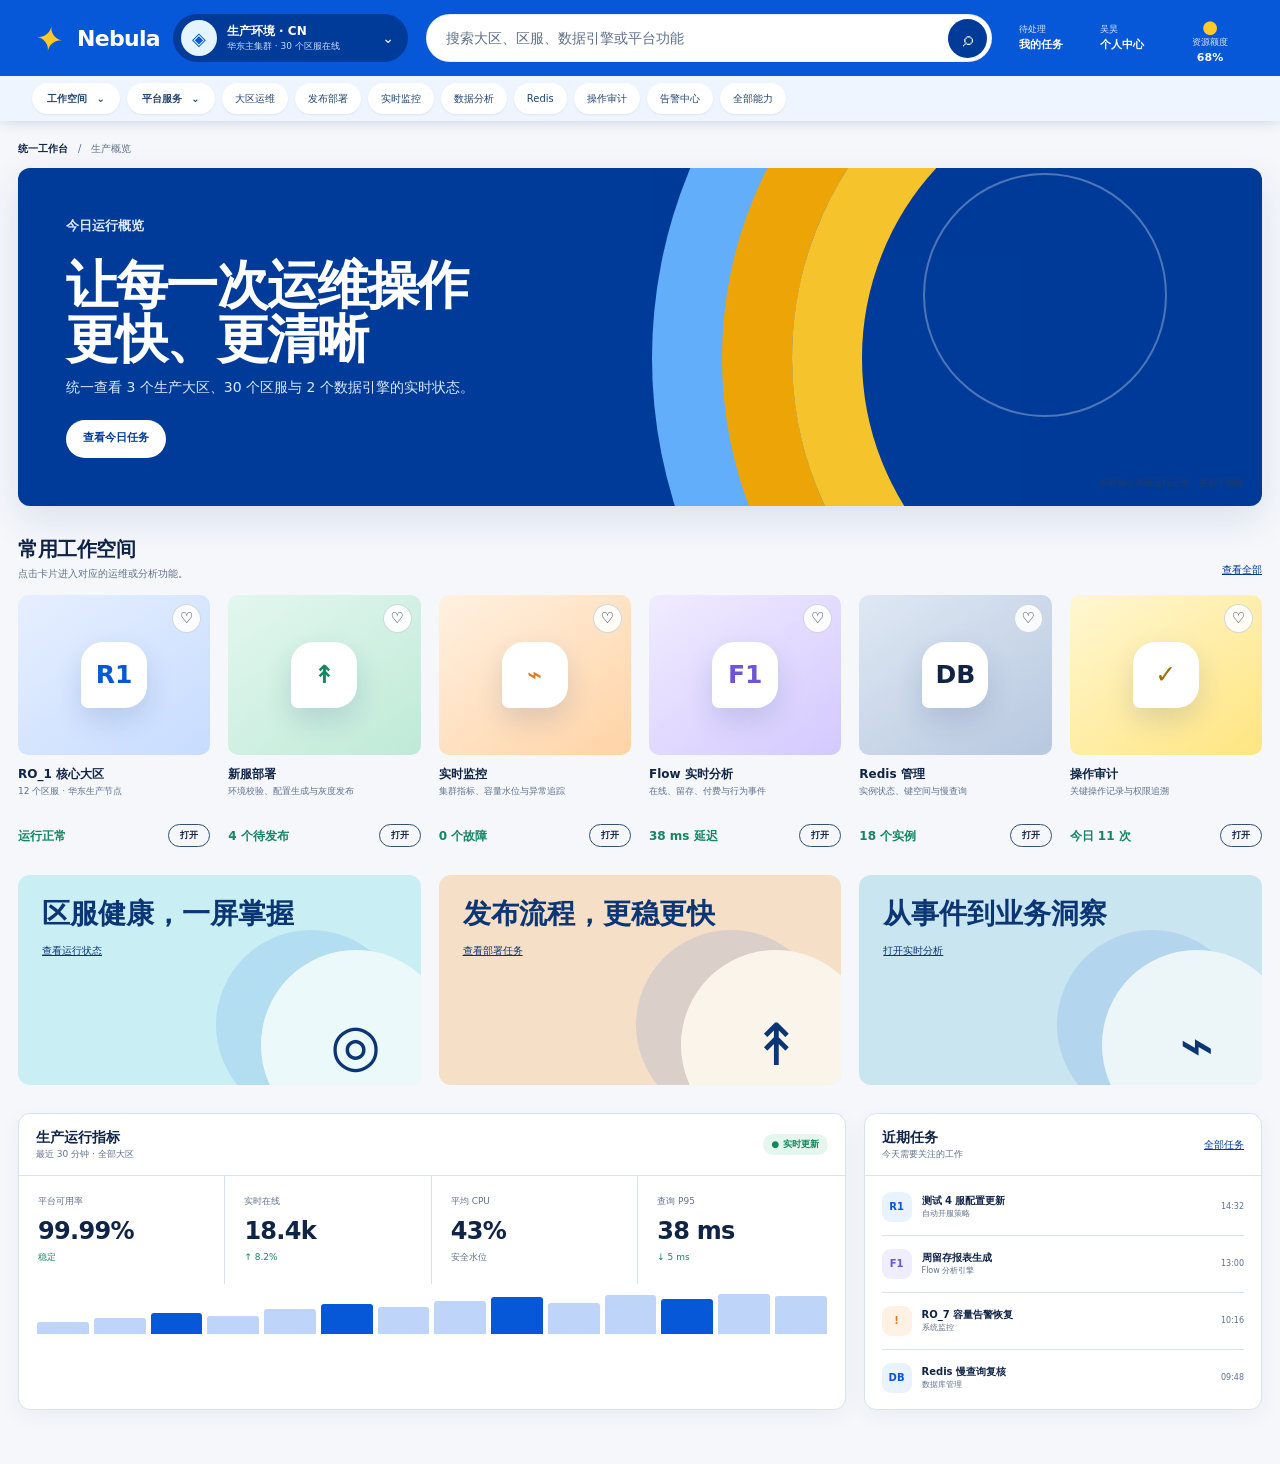
<file: index.html>
<!DOCTYPE html>
<html lang="zh-CN">
<head>
  <meta charset="UTF-8">
  <meta name="viewport" content="width=device-width, initial-scale=1.0">
  <meta name="description" content="Nebula 游戏业务运维与数据分析工作台">
  <title>Nebula · 统一运维工作台</title>
  <style>
    :root {
      --brand: #0757d9;
      --brand-dark: #003b9a;
      --brand-deep: #082f72;
      --brand-soft: #e9f2ff;
      --ink: #102447;
      --muted: #61718c;
      --line: #d9e2ef;
      --paper: #f5f7fb;
      --card: #fff;
      --yellow: #ffc928;
      --green: #13875f;
      --green-soft: #e5f6ef;
      --orange: #dd7b25;
      --orange-soft: #fff1e3;
      --purple: #6f54d9;
      --purple-soft: #f0edff;
      --shadow: 0 14px 38px rgba(16, 52, 110, .11);
    }

    * { box-sizing: border-box; }
    html { scroll-behavior: smooth; }
    body { margin: 0; min-height: 100vh; background: var(--paper); color: var(--ink); font: 14px/1.5 Inter, "PingFang SC", "Microsoft YaHei", system-ui, sans-serif; }
    body.menu-open { overflow: hidden; }
    button, input { font: inherit; color: inherit; }
    button { cursor: pointer; }
    button:focus-visible, input:focus-visible { outline: 3px solid rgba(255, 201, 40, .6); outline-offset: 2px; }

    .site-header { position: sticky; top: 0; z-index: 50; box-shadow: 0 2px 12px rgba(0, 41, 110, .14); }
    .masthead { min-height: 76px; padding: 12px clamp(18px, 2.5vw, 38px); display: grid; grid-template-columns: auto minmax(220px, 1fr) auto; align-items: center; gap: 18px; background: var(--brand); color: white; }
    .brand-area { display: flex; align-items: center; gap: 13px; }
    .brand { border: 0; padding: 0; display: flex; align-items: center; gap: 10px; background: transparent; color: white; }
    .spark { width: 35px; height: 35px; display: grid; place-items: center; color: var(--yellow); font-size: 34px; font-weight: 900; line-height: 1; transform: rotate(8deg); }
    .brand-name { font-size: 22px; font-weight: 900; letter-spacing: -.7px; }
    .environment-button { height: 48px; min-width: 235px; padding: 6px 14px 6px 8px; border: 0; border-radius: 26px; display: flex; align-items: center; gap: 10px; background: var(--brand-dark); color: white; text-align: left; }
    .environment-button:hover { background: #002f7d; }
    .env-icon { width: 36px; height: 36px; flex: 0 0 36px; border-radius: 50%; display: grid; place-items: center; background: #e5f5ff; color: var(--brand); font-size: 18px; }
    .environment-button b, .environment-button small { display: block; }
    .environment-button b { font-size: 12px; }
    .environment-button small { color: #c9dcff; font-size: 9px; }
    .chevron { margin-left: auto; }

    .global-search { height: 48px; padding: 4px 5px 4px 18px; border-radius: 999px; display: flex; align-items: center; background: white; box-shadow: inset 0 0 0 1px rgba(0, 41, 110, .08); }
    .global-search input { width: 100%; min-width: 0; height: 100%; border: 0; outline: 0; background: transparent; color: var(--ink); }
    .global-search input::placeholder { color: #60708b; }
    .search-submit { width: 39px; height: 39px; flex: 0 0 39px; border: 0; border-radius: 50%; display: grid; place-items: center; background: var(--brand-dark); color: white; font-size: 20px; }
    .search-submit:hover { background: var(--brand-deep); }

    .header-actions { display: flex; align-items: center; gap: 5px; }
    .header-action { min-width: 76px; height: 50px; padding: 5px 9px; border: 0; border-radius: 12px; background: transparent; color: white; text-align: left; }
    .header-action:hover { background: rgba(255,255,255,.1); }
    .header-action small, .header-action b { display: block; }
    .header-action small { color: #d6e5ff; font-size: 9px; }
    .header-action b { font-size: 11px; }
    .balance { text-align: center; }
    .balance span { display: block; color: var(--yellow); font-size: 18px; line-height: 1; }

    .quick-nav { min-height: 44px; padding: 7px clamp(18px, 2.5vw, 38px); display: flex; align-items: center; gap: 7px; overflow-x: auto; background: #eef5ff; scrollbar-width: none; }
    .quick-nav::-webkit-scrollbar { display: none; }
    .pill { height: 31px; padding: 0 13px; border: 0; border-radius: 999px; flex: 0 0 auto; background: white; color: #23456f; font-size: 10px; box-shadow: 0 1px 2px rgba(22, 57, 103, .08); }
    .pill:hover, .pill.active { background: #d8e8ff; color: var(--brand-dark); }
    .pill.primary { padding-inline: 15px; font-weight: 800; }
    .pill .down { margin-left: 6px; }

    .mega-menu { position: fixed; inset: 120px auto auto clamp(18px, 2.5vw, 38px); z-index: 70; width: min(480px, calc(100vw - 36px)); height: min(640px, calc(100vh - 140px)); border-radius: 0 0 8px 8px; display: none; grid-template-columns: 1.08fr .92fr; overflow: hidden; background: white; box-shadow: 0 24px 60px rgba(0, 25, 68, .28); }
    .mega-menu.open { display: grid; animation: menu-in .2s ease; }
    @keyframes menu-in { from { opacity: 0; transform: translateY(-6px); } }
    .menu-column { min-width: 0; overflow-y: auto; padding: 13px 0; }
    .menu-column:first-child { background: white; }
    .menu-column:last-child { border-left: 1px solid #cbd9eb; background: #eaf2ff; }
    .menu-title { margin: 0; padding: 8px 20px 12px; font-size: 13px; }
    .menu-item { width: 100%; min-height: 40px; padding: 8px 20px; border: 0; border-left: 4px solid transparent; display: flex; align-items: center; justify-content: space-between; background: transparent; color: #3e4f68; text-align: left; font-size: 11px; }
    .menu-item:hover { background: #eef4ff; color: var(--brand-dark); }
    .menu-item.active { border-left-color: var(--brand); background: #dceaff; color: var(--brand-dark); font-weight: 800; }
    .menu-column:last-child .menu-item:hover { background: #dceaff; }
    .menu-item .count { padding: 1px 7px; border-radius: 999px; background: rgba(7,87,217,.1); color: var(--brand); font-size: 9px; }
    .page-overlay { position: fixed; inset: 120px 0 0; z-index: 60; display: none; background: rgba(16, 24, 36, .43); backdrop-filter: grayscale(.25); }
    .page-overlay.show { display: block; animation: fade .2s ease; }
    @keyframes fade { from { opacity: 0; } }

    .page { width: min(1320px, calc(100% - 36px)); margin: 0 auto; padding: 20px 0 54px; }
    .breadcrumbs { margin: 0 0 12px; color: var(--muted); font-size: 10px; }
    .breadcrumbs b { color: var(--ink); }
    .hero { position: relative; min-height: 250px; padding: clamp(28px, 4vw, 48px); border-radius: 12px; overflow: hidden; display: flex; align-items: center; background: var(--brand-dark); color: white; box-shadow: var(--shadow); }
    .hero::before, .hero::after { content: ""; position: absolute; border-radius: 50%; }
    .hero::before { width: 560px; height: 560px; right: -230px; top: -160px; border: 70px solid var(--yellow); box-shadow: 0 0 0 70px #f6a900, 0 0 0 140px #67b3ff; opacity: .96; }
    .hero::after { width: 240px; height: 240px; right: 95px; top: 5px; border: 2px solid rgba(255,255,255,.3); }
    .hero-content { position: relative; z-index: 2; width: min(650px, 70%); }
    .hero-kicker { margin: 0 0 4px; color: #bcd4ff; font-size: 13px; font-weight: 800; }
    .hero h1 { margin: 0 0 10px; font-size: clamp(30px, 4.2vw, 52px); line-height: 1.05; letter-spacing: -1.8px; }
    .hero p { margin: 0 0 22px; max-width: 560px; color: #dbe8ff; }
    .hero-button { height: 38px; padding: 0 17px; border: 0; border-radius: 999px; background: white; color: var(--brand-dark); font-size: 11px; font-weight: 900; }
    .hero-button:hover { background: var(--yellow); }
    .hero-status { position: absolute; z-index: 3; right: 18px; bottom: 15px; color: #173b74; font-size: 9px; font-weight: 800; }

    .section { margin-top: 28px; }
    .section-head { margin-bottom: 14px; display: flex; align-items: flex-end; justify-content: space-between; gap: 15px; }
    .section-head h2 { margin: 0; font-size: 20px; letter-spacing: -.4px; }
    .section-head p { margin: 2px 0 0; color: var(--muted); font-size: 10px; }
    .link-button { padding: 4px 0; border: 0; background: transparent; color: var(--brand-dark); font-size: 10px; text-decoration: underline; }

    .workspace-row { display: grid; grid-template-columns: repeat(6, minmax(0, 1fr)); gap: 18px; }
    .workspace-card { min-width: 0; padding: 0; border: 0; background: transparent; text-align: left; }
    .workspace-card[hidden] { display: none; }
    .workspace-art { position: relative; aspect-ratio: 1.2; border-radius: 10px; overflow: hidden; display: grid; place-items: center; background: linear-gradient(145deg, #e6efff, #c7dcff); transition: transform .2s ease, box-shadow .2s ease; }
    .workspace-card:hover .workspace-art { transform: translateY(-4px); box-shadow: var(--shadow); }
    .workspace-art.green { background: linear-gradient(145deg, #e3f7ef, #bfead7); }
    .workspace-art.orange { background: linear-gradient(145deg, #fff1e1, #ffd3a5); }
    .workspace-art.purple { background: linear-gradient(145deg, #f0ecff, #d4c9ff); }
    .workspace-art.navy { background: linear-gradient(145deg, #dfe8f4, #b7c8df); }
    .workspace-art.yellow { background: linear-gradient(145deg, #fff7d2, #ffe580); }
    .art-icon { width: 66px; height: 66px; border-radius: 22px 22px 22px 7px; display: grid; place-items: center; background: white; color: var(--brand); font-size: 25px; font-weight: 900; box-shadow: 0 12px 28px rgba(16, 52, 110, .14); }
    .workspace-art.green .art-icon { color: var(--green); }
    .workspace-art.orange .art-icon { color: var(--orange); }
    .workspace-art.purple .art-icon { color: var(--purple); }
    .workspace-art.navy .art-icon { color: var(--ink); }
    .workspace-art.yellow .art-icon { color: #9b7100; }
    .favorite { position: absolute; right: 9px; top: 9px; width: 29px; height: 29px; border: 1px solid rgba(20,50,95,.18); border-radius: 50%; display: grid; place-items: center; background: rgba(255,255,255,.88); font-size: 15px; }
    .workspace-card h3 { margin: 10px 0 2px; font-size: 12px; }
    .workspace-card p { min-height: 32px; margin: 0; color: var(--muted); font-size: 9px; }
    .card-meta { margin-top: 7px; display: flex; align-items: center; justify-content: space-between; gap: 8px; }
    .card-meta strong { color: var(--green); font-size: 12px; }
    .open-chip { padding: 4px 11px; border: 1px solid #345073; border-radius: 999px; color: var(--ink); font-size: 9px; font-weight: 800; }

    .promo-grid { display: grid; grid-template-columns: repeat(3, 1fr); gap: 18px; }
    .promo { position: relative; min-height: 210px; padding: 24px; border-radius: 12px; overflow: hidden; background: #c9eef4; color: #0b3675; }
    .promo:nth-child(2) { background: #f5dfc7; }
    .promo:nth-child(3) { background: #c9e5f0; }
    .promo h3 { position: relative; z-index: 2; max-width: 73%; margin: 0 0 9px; font-size: clamp(18px, 2.3vw, 28px); line-height: 1.1; }
    .promo a { position: relative; z-index: 2; color: inherit; font-size: 10px; }
    .promo-shape { position: absolute; right: -30px; bottom: -55px; width: 190px; height: 190px; border-radius: 50%; background: rgba(255,255,255,.65); box-shadow: -45px -20px 0 rgba(7,87,217,.11); }
    .promo-shape::after { content: attr(data-icon); position: absolute; inset: 0; display: grid; place-items: center; font-size: 58px; }

    .operations-grid { display: grid; grid-template-columns: 1.35fr .65fr; gap: 18px; }
    .panel { border: 1px solid var(--line); border-radius: 12px; overflow: hidden; background: white; box-shadow: 0 6px 22px rgba(16,52,110,.05); }
    .panel-head { min-height: 58px; padding: 13px 17px; border-bottom: 1px solid var(--line); display: flex; align-items: center; justify-content: space-between; gap: 15px; }
    .panel-head b, .panel-head small { display: block; }
    .panel-head small { color: var(--muted); font-size: 9px; }
    .status-live { padding: 4px 9px; border-radius: 999px; background: var(--green-soft); color: var(--green); font-size: 9px; font-weight: 900; }
    .metric-row { display: grid; grid-template-columns: repeat(4, 1fr); }
    .metric { padding: 19px; border-right: 1px solid var(--line); }
    .metric:last-child { border-right: 0; }
    .metric span, .metric strong, .metric small { display: block; }
    .metric span, .metric small { color: var(--muted); font-size: 9px; }
    .metric strong { margin: 5px 0 2px; font-size: 24px; letter-spacing: -.7px; }
    .metric small.good { color: var(--green); }
    .sparkline { height: 66px; padding: 8px 18px 16px; display: flex; align-items: flex-end; gap: 5px; }
    .sparkline i { flex: 1; min-width: 3px; border-radius: 3px 3px 0 0; background: #bed4f8; }
    .sparkline i:nth-child(3n) { background: var(--brand); }
    .task-list { padding: 3px 17px; }
    .task { padding: 13px 0; border-bottom: 1px solid var(--line); display: grid; grid-template-columns: auto 1fr auto; align-items: center; gap: 10px; }
    .task:last-child { border-bottom: 0; }
    .task-icon { width: 30px; height: 30px; border-radius: 9px; display: grid; place-items: center; background: var(--brand-soft); color: var(--brand); font-size: 10px; font-weight: 900; }
    .task b, .task small { display: block; }
    .task b { font-size: 10px; }
    .task small { color: var(--muted); font-size: 8px; }
    .task time { color: var(--muted); font-size: 8px; }

    .empty-search { display: none; margin: 22px 0; padding: 34px; border: 1px dashed #aebdd0; border-radius: 12px; background: white; text-align: center; color: var(--muted); }
    .empty-search.show { display: block; }
    .toast { position: fixed; right: 24px; bottom: 24px; z-index: 90; padding: 12px 16px; border: 1px solid #bfd1e8; border-radius: 12px; background: white; box-shadow: var(--shadow); opacity: 0; transform: translateY(10px); pointer-events: none; transition: .22s ease; }
    .toast.show { opacity: 1; transform: translateY(0); }
    .toast-dot { width: 7px; height: 7px; margin-right: 8px; display: inline-block; border-radius: 50%; background: var(--green); box-shadow: 0 0 0 4px rgba(19,135,95,.12); }

    @media (max-width: 1080px) {
      .masthead { grid-template-columns: auto 1fr; }
      .global-search { grid-column: 1 / -1; grid-row: 2; }
      .header-actions { margin-left: auto; }
      .environment-button { min-width: 205px; }
      .site-header { position: relative; }
      .mega-menu, .page-overlay { top: 180px; }
      .workspace-row { grid-template-columns: repeat(3, 1fr); }
      .operations-grid { grid-template-columns: 1fr; }
    }

    @media (max-width: 720px) {
      .masthead { padding: 10px 14px; gap: 10px; }
      .brand-name { display: none; }
      .spark { width: 30px; }
      .environment-button { min-width: 0; flex: 1; }
      .header-action { min-width: 42px; width: 42px; padding: 5px; text-align: center; }
      .header-action small, .header-action b { display: none; }
      .header-action::before { content: "◎"; font-size: 20px; }
      .balance { display: none; }
      .quick-nav { padding-inline: 14px; }
      .mega-menu { inset-inline: 14px; width: calc(100vw - 28px); grid-template-columns: 1fr 1fr; }
      .page { width: calc(100% - 28px); padding-top: 14px; }
      .hero { min-height: 310px; align-items: flex-start; }
      .hero::before { right: -350px; top: 70px; }
      .hero-content { width: 100%; }
      .hero-status { color: white; }
      .workspace-row { grid-template-columns: repeat(2, 1fr); gap: 16px 12px; }
      .promo-grid { grid-template-columns: 1fr; }
      .metric-row { grid-template-columns: repeat(2, 1fr); }
      .metric:nth-child(2) { border-right: 0; }
      .metric:nth-child(-n+2) { border-bottom: 1px solid var(--line); }
    }

    @media (max-width: 430px) {
      .environment-button b { max-width: 110px; overflow: hidden; text-overflow: ellipsis; white-space: nowrap; }
      .environment-button small { display: none; }
      .mega-menu { grid-template-columns: 1fr; }
      .mega-menu .menu-column:last-child { display: none; }
      .workspace-row { grid-template-columns: 1fr 1fr; }
      .workspace-card p { display: none; }
      .card-meta { align-items: flex-start; flex-direction: column; }
      .open-chip { padding-inline: 9px; }
    }

    @media (prefers-reduced-motion: reduce) {
      *, *::before, *::after { scroll-behavior: auto !important; animation-duration: .01ms !important; transition-duration: .01ms !important; }
    }
  </style>
</head>
<body>
  <header class="site-header">
    <div class="masthead">
      <div class="brand-area">
        <button class="brand" aria-label="返回首页"><span class="spark">✦</span><span class="brand-name">Nebula</span></button>
        <button class="environment-button" id="environmentButton">
          <span class="env-icon">◈</span>
          <span><b>生产环境 · CN</b><small>华东主集群 · 30 个区服在线</small></span>
          <span class="chevron">⌄</span>
        </button>
      </div>

      <form class="global-search" id="globalSearch" role="search">
        <input id="searchInput" type="search" aria-label="全局搜索" placeholder="搜索大区、区服、数据引擎或平台功能">
        <button class="search-submit" type="submit" aria-label="提交搜索">⌕</button>
      </form>

      <div class="header-actions">
        <button class="header-action demo"><small>待处理</small><b>我的任务</b></button>
        <button class="header-action demo"><small>吴昊</small><b>个人中心</b></button>
        <button class="header-action balance demo"><span>●</span><small>资源额度</small><b>68%</b></button>
      </div>
    </div>

    <nav class="quick-nav" aria-label="快捷导航">
      <button class="pill primary" id="workspaceMenuButton" aria-expanded="false" aria-controls="megaMenu">工作空间 <span class="down">⌄</span></button>
      <button class="pill primary demo">平台服务 <span class="down">⌄</span></button>
      <button class="pill" data-filter="大区">大区运维</button>
      <button class="pill" data-filter="部署">发布部署</button>
      <button class="pill" data-filter="监控">实时监控</button>
      <button class="pill" data-filter="数据">数据分析</button>
      <button class="pill" data-filter="Redis">Redis</button>
      <button class="pill" data-filter="审计">操作审计</button>
      <button class="pill" data-filter="告警">告警中心</button>
      <button class="pill" data-filter="">全部能力</button>
    </nav>
  </header>

  <div class="mega-menu" id="megaMenu" aria-label="工作空间菜单">
    <section class="menu-column">
      <h2 class="menu-title">全部工作空间</h2>
      <button class="menu-item active" data-menu-group="operations">大区与区服 <span>›</span></button>
      <button class="menu-item" data-menu-group="analytics">数据分析引擎 <span>›</span></button>
      <button class="menu-item" data-menu-group="platform">平台服务 <span>›</span></button>
      <button class="menu-item" data-menu-group="security">安全与审计 <span>›</span></button>
      <button class="menu-item" data-menu-group="settings">配置中心 <span>›</span></button>
      <button class="menu-item" data-menu-group="favorites">我的收藏 <span class="count">6</span></button>
    </section>
    <section class="menu-column" id="menuDetails">
      <h2 class="menu-title">大区与区服</h2>
      <button class="menu-item" data-target="RO_1 核心大区">RO_1 核心大区</button>
      <button class="menu-item" data-target="RO_6 联合大区">RO_6 联合大区</button>
      <button class="menu-item" data-target="RO_7 渠道大区">RO_7 渠道大区</button>
      <button class="menu-item" data-target="新服部署">新服部署</button>
      <button class="menu-item" data-target="合服管理">合服管理</button>
      <button class="menu-item" data-target="区服列表">区服列表</button>
      <button class="menu-item" data-target="容量规划">容量规划</button>
      <button class="menu-item" data-target="快捷操作">快捷操作</button>
    </section>
  </div>
  <div class="page-overlay" id="pageOverlay"></div>

  <main class="page">
    <p class="breadcrumbs"><b>统一工作台</b>　/　生产概览</p>

    <section class="hero">
      <div class="hero-content">
        <p class="hero-kicker">今日运行概览</p>
        <h1>让每一次运维操作<br>更快、更清晰</h1>
        <p>统一查看 3 个生产大区、30 个区服与 2 个数据引擎的实时状态。</p>
        <button class="hero-button" id="heroAction">查看今日任务</button>
      </div>
      <span class="hero-status">所有核心系统运行正常 · 更新于刚刚</span>
    </section>

    <section class="section" id="workspaces">
      <div class="section-head"><div><h2>常用工作空间</h2><p>点击卡片进入对应的运维或分析功能。</p></div><button class="link-button" id="viewAll">查看全部</button></div>
      <div class="workspace-row" id="workspaceRow">
        <button class="workspace-card" data-search="大区 区服 运维 RO_1 核心">
          <div class="workspace-art"><span class="art-icon">R1</span><span class="favorite">♡</span></div>
          <h3>RO_1 核心大区</h3><p>12 个区服 · 华东生产节点</p><div class="card-meta"><strong>运行正常</strong><span class="open-chip">打开</span></div>
        </button>
        <button class="workspace-card" data-search="部署 发布 新服">
          <div class="workspace-art green"><span class="art-icon">↟</span><span class="favorite">♡</span></div>
          <h3>新服部署</h3><p>环境校验、配置生成与灰度发布</p><div class="card-meta"><strong>4 个待发布</strong><span class="open-chip">打开</span></div>
        </button>
        <button class="workspace-card" data-search="监控 告警 实时">
          <div class="workspace-art orange"><span class="art-icon">⌁</span><span class="favorite">♡</span></div>
          <h3>实时监控</h3><p>集群指标、容量水位与异常追踪</p><div class="card-meta"><strong>0 个故障</strong><span class="open-chip">打开</span></div>
        </button>
        <button class="workspace-card" data-search="数据 分析 Flow 实时 引擎">
          <div class="workspace-art purple"><span class="art-icon">F1</span><span class="favorite">♡</span></div>
          <h3>Flow 实时分析</h3><p>在线、留存、付费与行为事件</p><div class="card-meta"><strong>38 ms 延迟</strong><span class="open-chip">打开</span></div>
        </button>
        <button class="workspace-card" data-search="Redis 数据库 缓存">
          <div class="workspace-art navy"><span class="art-icon">DB</span><span class="favorite">♡</span></div>
          <h3>Redis 管理</h3><p>实例状态、键空间与慢查询</p><div class="card-meta"><strong>18 个实例</strong><span class="open-chip">打开</span></div>
        </button>
        <button class="workspace-card" data-search="审计 安全 操作 日志">
          <div class="workspace-art yellow"><span class="art-icon">✓</span><span class="favorite">♡</span></div>
          <h3>操作审计</h3><p>关键操作记录与权限追溯</p><div class="card-meta"><strong>今日 11 次</strong><span class="open-chip">打开</span></div>
        </button>
      </div>
      <div class="empty-search" id="emptySearch">没有找到匹配的工作空间，请尝试其他关键词。</div>
    </section>

    <section class="section promo-grid">
      <article class="promo"><h3>区服健康，一屏掌握</h3><a href="#operations">查看运行状态</a><span class="promo-shape" data-icon="◎"></span></article>
      <article class="promo"><h3>发布流程，更稳更快</h3><a href="#tasks">查看部署任务</a><span class="promo-shape" data-icon="↟"></span></article>
      <article class="promo"><h3>从事件到业务洞察</h3><a href="#operations">打开实时分析</a><span class="promo-shape" data-icon="⌁"></span></article>
    </section>

    <section class="section operations-grid" id="operations">
      <div class="panel">
        <div class="panel-head"><div><b>生产运行指标</b><small>最近 30 分钟 · 全部大区</small></div><span class="status-live">● 实时更新</span></div>
        <div class="metric-row">
          <div class="metric"><span>平台可用率</span><strong>99.99%</strong><small class="good">稳定</small></div>
          <div class="metric"><span>实时在线</span><strong>18.4k</strong><small class="good">↑ 8.2%</small></div>
          <div class="metric"><span>平均 CPU</span><strong>43%</strong><small>安全水位</small></div>
          <div class="metric"><span>查询 P95</span><strong>38 ms</strong><small class="good">↓ 5 ms</small></div>
        </div>
        <div class="sparkline" aria-label="运行趋势示意图"><i style="height:28%"></i><i style="height:38%"></i><i style="height:51%"></i><i style="height:44%"></i><i style="height:60%"></i><i style="height:72%"></i><i style="height:64%"></i><i style="height:78%"></i><i style="height:88%"></i><i style="height:74%"></i><i style="height:92%"></i><i style="height:83%"></i><i style="height:96%"></i><i style="height:90%"></i></div>
      </div>

      <div class="panel" id="tasks">
        <div class="panel-head"><div><b>近期任务</b><small>今天需要关注的工作</small></div><button class="link-button demo">全部任务</button></div>
        <div class="task-list">
          <div class="task"><span class="task-icon">R1</span><div><b>测试 4 服配置更新</b><small>自动开服策略</small></div><time>14:32</time></div>
          <div class="task"><span class="task-icon" style="color:var(--purple);background:var(--purple-soft)">F1</span><div><b>周留存报表生成</b><small>Flow 分析引擎</small></div><time>13:00</time></div>
          <div class="task"><span class="task-icon" style="color:var(--orange);background:var(--orange-soft)">!</span><div><b>RO_7 容量告警恢复</b><small>系统监控</small></div><time>10:16</time></div>
          <div class="task"><span class="task-icon">DB</span><div><b>Redis 慢查询复核</b><small>数据库管理</small></div><time>09:48</time></div>
        </div>
      </div>
    </section>
  </main>

  <div class="toast" id="toast"><span class="toast-dot"></span><span id="toastText">操作完成</span></div>

  <script>
    const menuButton = document.querySelector('#workspaceMenuButton');
    const megaMenu = document.querySelector('#megaMenu');
    const overlay = document.querySelector('#pageOverlay');
    const menuDetails = document.querySelector('#menuDetails');
    const searchInput = document.querySelector('#searchInput');
    const workspaceCards = [...document.querySelectorAll('.workspace-card')];
    const emptySearch = document.querySelector('#emptySearch');
    const toast = document.querySelector('#toast');
    const toastText = document.querySelector('#toastText');
    let toastTimer;

    const menuGroups = {
      operations: ['大区与区服', 'RO_1 核心大区', 'RO_6 联合大区', 'RO_7 渠道大区', '新服部署', '合服管理', '区服列表', '容量规划', '快捷操作'],
      analytics: ['数据分析引擎', 'Flow 实时分析', 'Ledger 财务分析', '在线分析', '留存分析', '收入分析', '玩家分层', '自定义查询'],
      platform: ['平台服务', '任务中心', '告警与事件', '发布中心', '通知订阅', '服务目录', '运行报告'],
      security: ['安全与审计', '操作审计', '登录记录', '权限变更', '密钥管理', '风险事件'],
      settings: ['配置中心', '大区设置', '渠道配置', 'SDK 配置', '数据源', '环境变量'],
      favorites: ['我的收藏', 'RO_1 核心大区', '新服部署', '实时监控', 'Flow 实时分析', 'Redis 管理', '操作审计']
    };

    function notify(message) {
      toastText.textContent = message;
      toast.classList.add('show');
      clearTimeout(toastTimer);
      toastTimer = setTimeout(() => toast.classList.remove('show'), 2200);
    }

    function setMenu(open) {
      megaMenu.classList.toggle('open', open);
      overlay.classList.toggle('show', open);
      document.body.classList.toggle('menu-open', open);
      menuButton.classList.toggle('active', open);
      menuButton.setAttribute('aria-expanded', String(open));
    }

    function renderMenu(group) {
      const items = menuGroups[group];
      menuDetails.innerHTML = `<h2 class="menu-title">${items[0]}</h2>` + items.slice(1).map(item => `<button class="menu-item" data-target="${item}">${item}</button>`).join('');
    }

    function filterWorkspaces(query) {
      const value = query.trim().toLowerCase();
      let visible = 0;
      workspaceCards.forEach(card => {
        const match = !value || card.dataset.search.toLowerCase().includes(value) || card.textContent.toLowerCase().includes(value);
        card.hidden = !match;
        if (match) visible += 1;
      });
      emptySearch.classList.toggle('show', visible === 0);
      document.querySelector('#workspaces').scrollIntoView({ behavior: 'smooth', block: 'start' });
    }

    menuButton.addEventListener('click', () => setMenu(!megaMenu.classList.contains('open')));
    overlay.addEventListener('click', () => setMenu(false));
    document.addEventListener('keydown', event => {
      if (event.key === 'Escape') setMenu(false);
      if ((event.ctrlKey || event.metaKey) && event.key.toLowerCase() === 'k') { event.preventDefault(); searchInput.focus(); }
    });

    megaMenu.addEventListener('click', event => {
      const group = event.target.closest('[data-menu-group]');
      if (group) {
        document.querySelectorAll('[data-menu-group]').forEach(item => item.classList.remove('active'));
        group.classList.add('active');
        renderMenu(group.dataset.menuGroup);
        return;
      }
      const target = event.target.closest('[data-target]');
      if (target) { setMenu(false); filterWorkspaces(target.dataset.target); notify(`已定位：${target.dataset.target}`); }
    });

    document.querySelector('#globalSearch').addEventListener('submit', event => { event.preventDefault(); setMenu(false); filterWorkspaces(searchInput.value); });
    searchInput.addEventListener('input', () => { if (!searchInput.value) filterWorkspaces(''); });

    document.querySelectorAll('[data-filter]').forEach(button => button.addEventListener('click', () => {
      document.querySelectorAll('[data-filter]').forEach(item => item.classList.remove('active'));
      button.classList.add('active');
      searchInput.value = button.dataset.filter;
      filterWorkspaces(button.dataset.filter);
    }));

    workspaceCards.forEach(card => card.addEventListener('click', event => {
      if (event.target.closest('.favorite')) {
        event.stopPropagation();
        const favorite = event.target.closest('.favorite');
        favorite.textContent = favorite.textContent === '♡' ? '♥' : '♡';
        notify(favorite.textContent === '♥' ? '已加入收藏' : '已取消收藏');
      } else notify(`正在打开：${card.querySelector('h3').textContent}`);
    }));

    document.querySelector('#viewAll').addEventListener('click', () => { searchInput.value = ''; filterWorkspaces(''); });
    document.querySelector('#heroAction').addEventListener('click', () => document.querySelector('#tasks').scrollIntoView({ behavior: 'smooth' }));
    document.querySelector('#environmentButton').addEventListener('click', () => notify('当前环境：CN Production · 华东主集群'));
    document.querySelectorAll('.demo').forEach(button => button.addEventListener('click', () => notify('该功能入口已预留，可继续扩展')));
  </script>
</body>
</html>
</file>
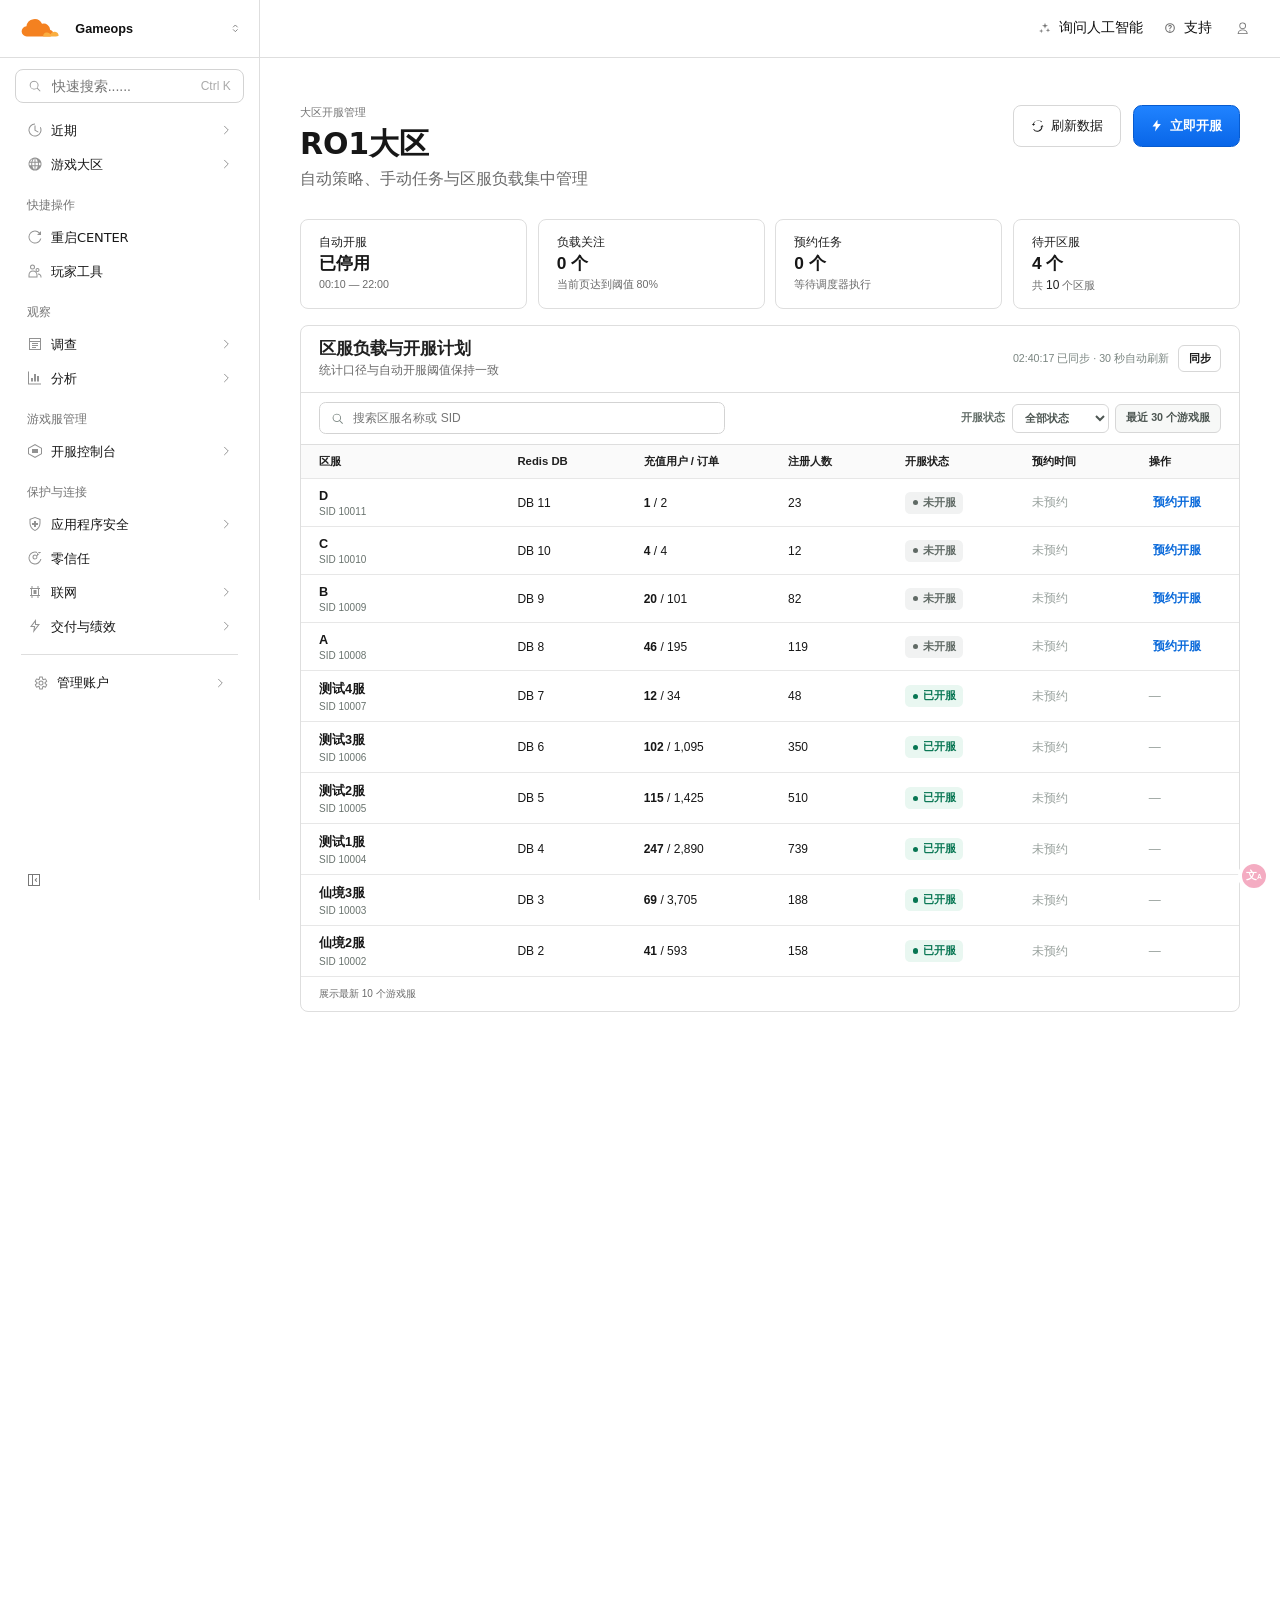
<file: cloudfare-page/index.html>
<!doctype html>
<html lang="zh-CN">
<head>
  <meta charset="UTF-8">
  <meta name="viewport" content="width=device-width, initial-scale=1.0">
  <title>大区开服管理</title>
  <link rel="stylesheet" href="styles.css">
  <script src="app.js" defer></script>
</head>
<body>
  <header class="topbar">
    <div class="account">
      <svg class="cloud" viewBox="0 0 48 24" role="img" aria-label="Cloudflare"><path fill="#f48120" d="M32.6 20.1H8.3a5.3 5.3 0 0 1-.5-10.6A8.5 8.5 0 0 1 24 7a6.7 6.7 0 0 1 8.6 6.4h.1a3.4 3.4 0 0 1-.1 6.7Z"/><path fill="#faae40" d="M38.5 20.1H25.2a4.1 4.1 0 0 1 7.6-2.2 4.5 4.5 0 0 1 8.6 1.5c-.8.4-1.8.7-2.9.7Z"/></svg>
      <strong>Gameops</strong>
      <svg class="switch" viewBox="0 0 16 16" aria-hidden="true"><path d="m5 6 3-3 3 3M5 10l3 3 3-3"/></svg>
    </div>
    <nav class="tools" aria-label="账户工具">
      <a href="#"><svg class="nav-icon" viewBox="0 0 16 16" aria-hidden="true"><path d="m8 1 .9 3.1L12 5l-3.1.9L8 9l-.9-3.1L4 5l3.1-.9L8 1ZM3 9l.6 2.4L6 12l-2.4.6L3 15l-.6-2.4L0 12l2.4-.6L3 9Zm9-1 .7 2.3L15 11l-2.3.7L12 14l-.7-2.3L9 11l2.3-.7L12 8Z"/></svg>询问人工智能</a>
      <a href="#"><svg class="nav-icon" viewBox="0 0 16 16" aria-hidden="true"><path fill-rule="evenodd" d="M8 1.5a6.5 6.5 0 1 0 0 13 6.5 6.5 0 0 0 0-13ZM8 13A5 5 0 1 1 8 3a5 5 0 0 1 0 10Zm-.1-9.1c-1.4 0-2.4.8-2.5 2.1h1.5c.1-.5.4-.8 1-.8.7 0 1.1.4 1.1.9 0 .4-.2.7-.8 1.1-.9.5-1.2 1.1-1.2 2v.3h1.4v-.2c0-.6.2-.8.9-1.3.8-.5 1.2-1.1 1.2-2 0-1.3-1.1-2.1-2.6-2.1ZM8.5 11H7v1.4h1.5V11Z"/></svg>支持</a>
      <button aria-label="个人资料"><svg class="profile-icon" viewBox="0 0 16 16" aria-hidden="true"><path d="M8 1.5a3 3 0 1 0 0 6 3 3 0 0 0 0-6ZM4 4.5a4 4 0 1 1 8 0 4 4 0 0 1-8 0ZM2 14c0-3 2.4-5 6-5s6 2 6 5v.5H2V14Zm1.1-.5h9.8C12.6 11.4 10.8 10 8 10s-4.6 1.4-4.9 3.5Z"/></svg></button>
    </nav>
  </header>

  <aside class="sidebar">
    <label class="search"><svg class="search-icon" viewBox="0 0 16 16" aria-hidden="true"><path fill-rule="evenodd" d="M7 2a5 5 0 1 0 3.1 8.9l3.5 3.5.8-.8-3.5-3.5A5 5 0 0 0 7 2Zm-4 5a4 4 0 1 1 8 0 4 4 0 0 1-8 0Z"/></svg><input placeholder="快速搜索......" aria-label="快速搜索"><kbd>Ctrl K</kbd></label>
    <nav aria-label="主导航">
      <a href="#"><svg class="side-icon" viewBox="0 0 16 16" aria-hidden="true"><path fill-rule="evenodd" d="M8 1.5a6.5 6.5 0 1 0 5.8 3.6l-.9.5A5.5 5.5 0 1 1 8 2.5V1.5Zm.5 2h-1v5l3.6 2.1.5-.9-3.1-1.8V3.5Z"/></svg>近期<svg class="chevron" viewBox="0 0 16 16" aria-hidden="true"><path d="m6 3 5 5-5 5"/></svg></a>
      <button class="sidebar-trigger" type="button" data-sidebar-toggle aria-expanded="false" aria-controls="domain-menu">
        <svg class="side-icon" viewBox="0 0 16 16" aria-hidden="true"><path fill-rule="evenodd" d="M2.663 6.668a5.512 5.512 0 0 0-.023 2.569h1.643a11.12 11.12 0 0 1 .01-2.569h-1.63Zm.355-1h1.447c.18-.806.453-1.538.8-2.155.084-.15.172-.293.265-.428a5.523 5.523 0 0 0-2.512 2.583ZM8.05 1.5H8a6.5 6.5 0 1 0 .05 0Zm-.554 1.123c-.48.203-.955.658-1.36 1.379a6.83 6.83 0 0 0-.644 1.666h2.004V2.623Zm0 4.045H5.302a10.046 10.046 0 0 0-.012 2.569h2.207V6.668Zm1 2.569V6.668h2.364a10.039 10.039 0 0 1 .013 2.569H8.497Zm-1 1H5.47c.16.67.39 1.266.667 1.761.405.72.88 1.176 1.36 1.379v-3.14Zm3.198 0H8.497v3.2c.538-.16 1.078-.633 1.53-1.439a6.904 6.904 0 0 0 .667-1.761Zm1.187-1h1.48a5.514 5.514 0 0 0-.024-2.569H11.87a11.086 11.086 0 0 1 .01 2.569Zm-1.21-3.569H8.497V2.562c.538.16 1.078.634 1.53 1.44.277.494.505 1.065.644 1.666Z"/></svg>
        <span data-domain-label>游戏大区</span>
        <svg class="chevron" viewBox="0 0 16 16" aria-hidden="true"><path d="m6 3 5 5-5 5"/></svg>
      </button>
      <ul class="submenu domain-submenu" id="domain-menu" hidden>
        <li><a href="#" data-domain-option="RO1大区"><span class="submenu-label">RO1大区</span></a></li>
        <li><a href="#" data-domain-option="RO6大区"><span class="submenu-label">RO6大区</span></a></li>
      </ul>
      <h3>快捷操作</h3>
      <a href="#"><svg class="side-icon" viewBox="0 0 16 16" aria-hidden="true"><path fill-rule="evenodd" d="M8 1.5a6.5 6.5 0 1 0 6.32 8h-1.04A5.5 5.5 0 1 1 11.9 4.2L10 6h4V2l-1.38 1.38A6.47 6.47 0 0 0 8 1.5Z"/></svg>重启CENTER</a>
      <a href="#"><svg class="side-icon" viewBox="0 0 16 16" aria-hidden="true"><path fill-rule="evenodd" d="M5.5 1.5a2.5 2.5 0 1 0 0 5 2.5 2.5 0 0 0 0-5ZM4 4a1.5 1.5 0 1 1 3 0 1.5 1.5 0 0 1-3 0Zm6.5 1a2 2 0 1 0 0 4 2 2 0 0 0 0-4Zm-1 2a1 1 0 1 1 2 0 1 1 0 0 1-2 0ZM1.5 12c0-2.7 1.8-4.5 4.5-4.5s4.5 1.8 4.5 4.5v2.5h-9V12Zm1 1.5h7V12c0-2.1-1.3-3.5-3.5-3.5S2.5 9.9 2.5 12v1.5Zm8.5-3c2.1 0 3.5 1.3 3.5 3.5v.5h-1V14c0-1.6-.9-2.5-2.5-2.5v-1Z"/></svg>玩家工具</a>
      <h3>观察</h3>
      <button class="sidebar-trigger" type="button" data-sidebar-toggle aria-expanded="false" aria-controls="investigation-menu">
        <svg class="side-icon" viewBox="0 0 16 16" aria-hidden="true"><path d="M2 2h12v12H2V2Zm1 1v2h10V3H3Zm0 3v7h10V6H3Zm2 1h6v1H5V7Zm0 2h6v1H5V9Zm0 2h4v1H5v-1Z"/></svg>
        <span>调查</span>
        <svg class="chevron" viewBox="0 0 16 16" aria-hidden="true"><path d="m6 3 5 5-5 5"/></svg>
      </button>
      <ul class="submenu" id="investigation-menu" hidden>
        <li><a href="#"><span class="submenu-label">日志浏览器</span><svg class="chevron" viewBox="0 0 16 16" aria-hidden="true"><path d="m6 3 5 5-5 5"/></svg></a></li>
        <li><a href="#"><span class="submenu-label">痕迹</span><span class="beta">Beta</span></a></li>
        <li><a href="#"><span class="submenu-label">日志推送</span></a></li>
      </ul>
      <a href="#"><svg class="side-icon" viewBox="0 0 16 16" aria-hidden="true"><path d="M2 13.5h12v1H1.5a.5.5 0 0 1-.5-.5V1.5h1v12Zm2-2V8h2v3.5H4Zm3 0V4h2v7.5H7Zm3 0V6h2v5.5h-2Z"/></svg>分析<svg class="chevron" viewBox="0 0 16 16" aria-hidden="true"><path d="m6 3 5 5-5 5"/></svg></a>
      <h3>游戏服管理</h3>
      <a href="#"><svg class="side-icon" viewBox="0 0 16 16" aria-hidden="true"><path d="m8 1 7 4v6l-7 4-7-4V5l7-4Zm0 1.2L2 5.6v4.8l6 3.4 6-3.4V5.6L8 2.2ZM5 6h6v4H5V6Z"/></svg>开服控制台<svg class="chevron" viewBox="0 0 16 16" aria-hidden="true"><path d="m6 3 5 5-5 5"/></svg></a>
      <h3>保护与连接</h3>
      <a href="#"><svg class="side-icon" viewBox="0 0 16 16" aria-hidden="true"><path d="M8 1 2.5 3v4.2c0 3.5 2.2 6.4 5.5 7.8 3.3-1.4 5.5-4.3 5.5-7.8V3L8 1Zm0 1.1 4.5 1.6v3.5c0 2.9-1.7 5.3-4.5 6.7-2.8-1.4-4.5-3.8-4.5-6.7V3.7L8 2.1Zm-1 3h2v2h2v2H9v2H7v-2H5v-2h2v-2Z"/></svg>应用程序安全<svg class="chevron" viewBox="0 0 16 16" aria-hidden="true"><path d="m6 3 5 5-5 5"/></svg></a>
      <a href="#"><svg class="side-icon" viewBox="0 0 16 16" aria-hidden="true"><path fill-rule="evenodd" d="M8 1.5a6.5 6.5 0 1 0 6.4 7.6h-1A5.5 5.5 0 1 1 12 4.2l-2 2V2h4.2l-1.5 1.5A6.5 6.5 0 0 0 8 1.5Zm0 3A2.5 2.5 0 1 0 8 9.5a2.5 2.5 0 0 0 0-5Zm-1.5 2.5a1.5 1.5 0 1 1 3 0 1.5 1.5 0 0 1-3 0Z"/></svg>零信任</a>
      <a href="#"><svg class="side-icon" viewBox="0 0 16 16" aria-hidden="true"><path d="M5.5 2v3h-1V2h1Zm6 0v3h-1V2h1ZM3 4h10v1H3V4Zm2.5 7v3h-1v-3h1Zm6 0v3h-1v-3h1ZM3 11h10v1H3v-1Zm1-6h1v6H4V5Zm7 0h1v6h-1V5Zm-4.5 1h3v4h-3V6Z"/></svg>联网<svg class="chevron" viewBox="0 0 16 16" aria-hidden="true"><path d="m6 3 5 5-5 5"/></svg></a>
      <a href="#"><svg class="side-icon" viewBox="0 0 16 16" aria-hidden="true"><path d="M9 1 3 9h4l-1 6 7-9H9l0-5Zm-1 3.2V7h2.9l-3.3 4.3.6-3.3H5l3-3.8Z"/></svg>交付与绩效<svg class="chevron" viewBox="0 0 16 16" aria-hidden="true"><path d="m6 3 5 5-5 5"/></svg></a>
	  
	  
	 



    </nav>
    <div class="manage"><a href="#"><svg class="side-icon" viewBox="0 0 16 16" aria-hidden="true"><path d="M8 5.5a2.5 2.5 0 1 0 0 5 2.5 2.5 0 0 0 0-5Zm0 4a1.5 1.5 0 1 1 0-3 1.5 1.5 0 0 1 0 3Z"/><path d="m12.475 8 1.86-1.798-1.62-2.804-2.435.697L9.627 1.5h-3.25L5.75 4.095 3.3 3.398 1.68 6.204l1.87 1.807-1.87 1.81 1.62 2.806 2.45-.7.637 2.572h3.25l.643-2.565 2.465.705 1.622-2.805L12.475 8Zm-.225 3.453-2.183-.628-.67.463-.55 2.212h-1.68l-.55-2.2-.647-.475-2.195.628L2.935 10 4.57 8.42v-.81L2.935 6.027l.84-1.455 2.197.63.648-.517.547-2.185h1.68l.55 2.195.645.518 2.208-.64.84 1.454-1.638 1.583.025.808L13.1 10l-.85 1.453Z"/></svg>管理账户<svg class="chevron" viewBox="0 0 16 16" aria-hidden="true"><path d="m6 3 5 5-5 5"/></svg></a></div>
    <button class="collapse" aria-label="收起侧栏"><svg viewBox="0 0 16 16" aria-hidden="true"><path d="M2 2h12v12H2V2Zm1 1v10h3V3H3Zm4 0v10h6V3H7Zm3.5 3L8.5 8l2 2 .7-.7L9.9 8l1.3-1.3-.7-.7Z"/></svg></button>
  </aside>

  <main class="content">
    <section class="region-dashboard">
      <header class="region-heading">
        <div>
          <p class="eyebrow">大区开服管理</p>
          <h1 data-region-title>RO1大区</h1>
          <p class="region-description">自动策略、手动任务与区服负载集中管理</p>
        </div>
        <div class="region-actions">
          <button class="secondary" type="button" data-action="refresh"><svg viewBox="0 0 16 16" aria-hidden="true"><path fill-rule="evenodd" d="M8 2a6 6 0 0 0-5.65 4H1l2 2 2-2H3.42A5 5 0 0 1 12.5 4l.8-.6A5.97 5.97 0 0 0 8 2Zm5 6-2 2h1.58A5 5 0 0 1 3.5 12l-.8.6A6 6 0 0 0 13.65 9H15l-2-2Z"/></svg><span>刷新数据</span></button>
          <button class="primary" type="button" data-action="open-now"><svg viewBox="0 0 16 16" aria-hidden="true"><path d="m9 1-6 8h4l-1 6 7-9H9V1Z"/></svg><span>立即开服</span></button>
        </div>
      </header>

      <div class="summary-grid" aria-label="开服状态摘要">
        <article class="summary-card"><span>自动开服</span><strong>已停用</strong><small>00:10 — 22:00</small></article>
        <article class="summary-card"><span>负载关注</span><strong>0 个</strong><small>当前页达到阈值 80%</small></article>
        <article class="summary-card"><span>预约任务</span><strong data-summary="booked">0 个</strong><small>等待调度器执行</small></article>
        <article class="summary-card"><span>待开区服</span><strong data-summary="closed">4 个</strong><small>共 <span data-summary="total">10</span> 个区服</small></article>
      </div>

      <article class="server-panel">
        <header class="panel-heading">
          <div><h2>区服负载与开服计划</h2><p>统计口径与自动开服阈值保持一致</p></div>
          <div class="sync-status"><span data-sync-status aria-live="polite">尚未同步 · 30 秒自动刷新</span><button class="secondary compact" type="button" data-action="sync">同步</button></div>
        </header>

        <div class="filters">
          <label class="server-search"><svg viewBox="0 0 16 16" aria-hidden="true"><path fill-rule="evenodd" d="M7 2a5 5 0 1 0 3.1 8.9l3.5 3.5.8-.8-3.5-3.5A5 5 0 0 0 7 2Zm-4 5a4 4 0 1 1 8 0 4 4 0 0 1-8 0Z"/></svg><input type="search" placeholder="搜索区服名称或 SID" aria-label="搜索区服名称或 SID"></label>
          <div class="filter-options"><label for="status-filter">开服状态</label><select id="status-filter"><option value="all">全部状态</option><option value="open">已开服</option><option value="closed">未开服</option></select><span class="recent-filter">最近 30 个游戏服</span></div>
        </div>

        <div class="table-wrap">
          <table>
            <caption>RO 游戏大区开服状态与负载</caption>
            <thead><tr><th scope="col">区服</th><th scope="col">Redis DB</th><th scope="col">充值用户 / 订单</th><th scope="col">注册人数</th><th scope="col">开服状态</th><th scope="col">预约时间</th><th scope="col">操作</th></tr></thead>
            <tbody>
              <tr data-server-row data-status="closed"><td><strong>D</strong><small>SID 10011</small></td><td>DB 11</td><td><b>1</b> / 2</td><td>23</td><td><span class="state closed">未开服</span></td><td class="muted booking-cell">未预约</td><td><button class="action-link" type="button" data-action="schedule">预约开服</button></td></tr>
              <tr data-server-row data-status="closed"><td><strong>C</strong><small>SID 10010</small></td><td>DB 10</td><td><b>4</b> / 4</td><td>12</td><td><span class="state closed">未开服</span></td><td class="muted booking-cell">未预约</td><td><button class="action-link" type="button" data-action="schedule">预约开服</button></td></tr>
              <tr data-server-row data-status="closed"><td><strong>B</strong><small>SID 10009</small></td><td>DB 9</td><td><b>20</b> / 101</td><td>82</td><td><span class="state closed">未开服</span></td><td class="muted booking-cell">未预约</td><td><button class="action-link" type="button" data-action="schedule">预约开服</button></td></tr>
              <tr data-server-row data-status="closed"><td><strong>A</strong><small>SID 10008</small></td><td>DB 8</td><td><b>46</b> / 195</td><td>119</td><td><span class="state closed">未开服</span></td><td class="muted booking-cell">未预约</td><td><button class="action-link" type="button" data-action="schedule">预约开服</button></td></tr>
              <tr data-server-row data-status="open"><td><strong>测试4服</strong><small>SID 10007</small></td><td>DB 7</td><td><b>12</b> / 34</td><td>48</td><td><span class="state open">已开服</span></td><td class="muted booking-cell">未预约</td><td class="muted">—</td></tr>
              <tr data-server-row data-status="open"><td><strong>测试3服</strong><small>SID 10006</small></td><td>DB 6</td><td><b>102</b> / 1,095</td><td>350</td><td><span class="state open">已开服</span></td><td class="muted booking-cell">未预约</td><td class="muted">—</td></tr>
              <tr data-server-row data-status="open"><td><strong>测试2服</strong><small>SID 10005</small></td><td>DB 5</td><td><b>115</b> / 1,425</td><td>510</td><td><span class="state open">已开服</span></td><td class="muted booking-cell">未预约</td><td class="muted">—</td></tr>
              <tr data-server-row data-status="open"><td><strong>测试1服</strong><small>SID 10004</small></td><td>DB 4</td><td><b>247</b> / 2,890</td><td>739</td><td><span class="state open">已开服</span></td><td class="muted booking-cell">未预约</td><td class="muted">—</td></tr>
              <tr data-server-row data-status="open"><td><strong>仙境3服</strong><small>SID 10003</small></td><td>DB 3</td><td><b>69</b> / 3,705</td><td>188</td><td><span class="state open">已开服</span></td><td class="muted booking-cell">未预约</td><td class="muted">—</td></tr>
              <tr data-server-row data-status="open"><td><strong>仙境2服</strong><small>SID 10002</small></td><td>DB 2</td><td><b>41</b> / 593</td><td>158</td><td><span class="state open">已开服</span></td><td class="muted booking-cell">未预约</td><td class="muted">—</td></tr>
              <tr class="empty-row" hidden><td colspan="7">没有符合条件的区服</td></tr>
            </tbody>
          </table>
        </div>
        <footer class="panel-footer" data-result-count aria-live="polite">展示最新 10 个游戏服</footer>
      </article>
    </section>
  </main>
  <button class="language" aria-label="切换语言">文<small>A</small></button>
</body>
</html>
</file>
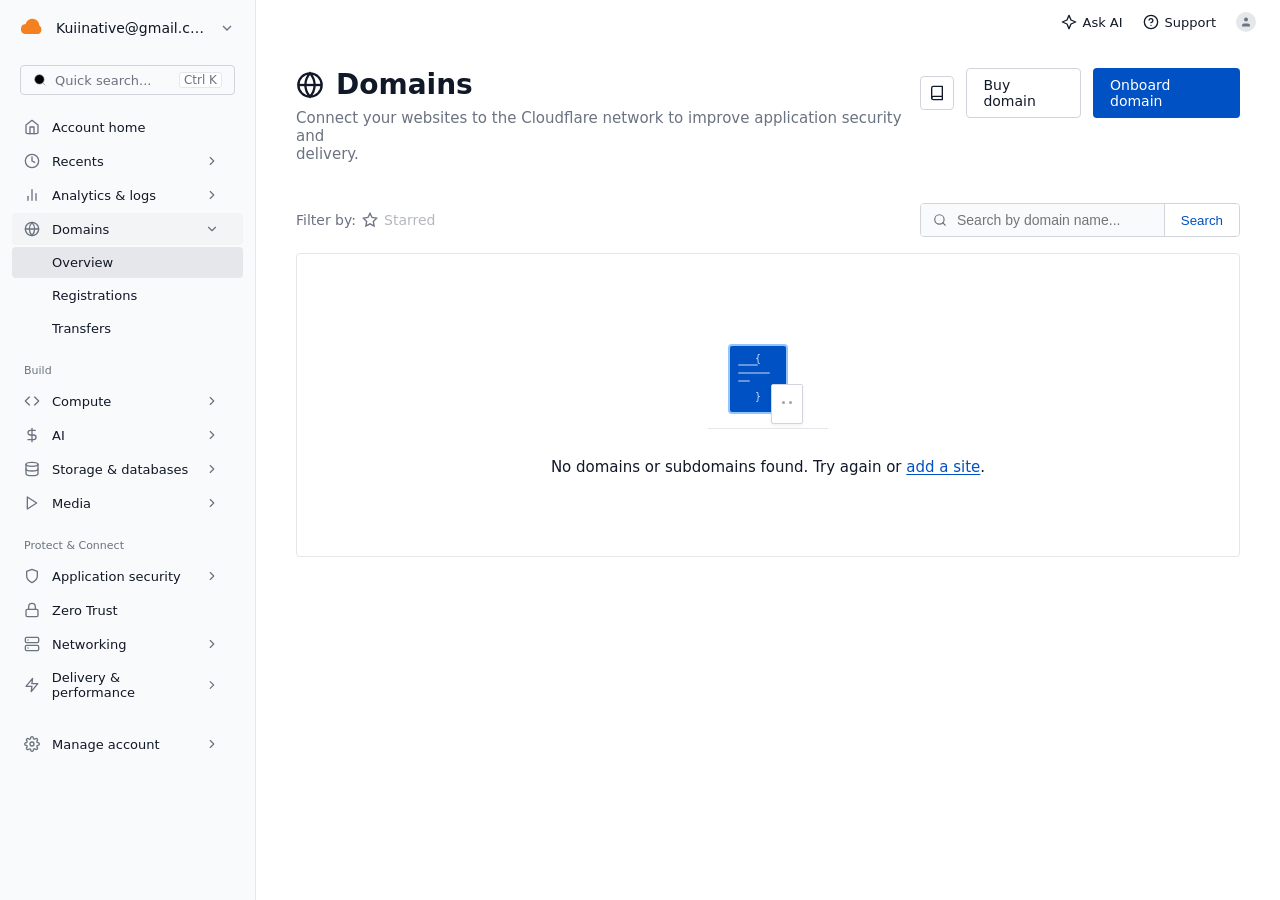
<file: a.html>
<!DOCTYPE html>
<html lang="en">
<head>
    <meta charset="UTF-8">
    <meta name="viewport" content="width=device-width, initial-scale=1.0">
    <title>Cloudflare - Domains</title>
    <style>
        :root {
            --cf-blue: #0051c3;
            --cf-blue-hover: #003682;
            --bg-app: #ffffff;
            --bg-sidebar: #f9fafb;
            --sidebar-border: #e5e7eb;
            --text-main: #111827;
            --text-muted: #6b7280;
            --border-color: #d1d5db;
            --border-light: #e5e7eb;
            --hover-bg: #f3f4f6;
            --active-bg: #e5e7eb;
            --focus-ring: rgba(0, 81, 195, 0.2);
            --font-family: system-ui, -apple-system, BlinkMacSystemFont, "Segoe UI", Roboto, "Helvetica Neue", Arial, sans-serif;
        }

        * {
            box-sizing: border-box;
            margin: 0;
            padding: 0;
        }

        body {
            font-family: var(--font-family);
            background-color: var(--bg-app);
            color: var(--text-main);
            display: flex;
            height: 100vh;
            overflow: hidden;
            font-size: 14px;
        }

        /* --- Sidebar --- */
        .sidebar {
            width: 256px;
            background-color: var(--bg-sidebar);
            border-right: 1px solid var(--sidebar-border);
            display: flex;
            flex-direction: column;
            flex-shrink: 0;
        }

        .account-selector {
            padding: 16px 20px;
            display: flex;
            align-items: center;
            gap: 12px;
            cursor: pointer;
            border-bottom: 1px solid transparent;
        }

        .account-selector svg.cloud-icon {
            fill: #f48120;
            width: 24px;
            height: 24px;
        }

        .account-name {
            font-weight: 500;
            white-space: nowrap;
            overflow: hidden;
            text-overflow: ellipsis;
            flex: 1;
            font-size: 14px;
        }

        .sidebar-search {
            padding: 8px 20px 16px;
        }

        .search-box {
            display: flex;
            align-items: center;
            background-color: transparent;
            border: 1px solid var(--border-color);
            border-radius: 4px;
            padding: 6px 12px;
            color: var(--text-muted);
            font-size: 13px;
        }
        .search-box svg { width: 14px; height: 14px; margin-right: 8px; stroke: currentColor; }
        .search-box span.shortcut { margin-left: auto; font-size: 12px; background: #fff; border: 1px solid var(--border-light); padding: 0 4px; border-radius: 3px; }

        .sidebar-nav {
            flex: 1;
            overflow-y: auto;
            padding: 0 12px 20px;
        }

        .nav-item {
            display: flex;
            align-items: center;
            padding: 8px 12px;
            color: var(--text-main);
            text-decoration: none;
            border-radius: 4px;
            font-size: 13px;
            cursor: pointer;
            margin-bottom: 2px;
        }

        .nav-item:hover { background-color: var(--hover-bg); }
        .nav-item svg { width: 16px; height: 16px; margin-right: 12px; stroke: var(--text-muted); fill: none; stroke-width: 2; stroke-linecap: round; stroke-linejoin: round; }
        .nav-item .chevron { margin-left: auto; width: 14px; height: 14px; }

        .nav-group-title {
            font-size: 11px;
            color: var(--text-muted);
            margin: 20px 0 8px 12px;
        }

        .nav-sub-item {
            padding: 8px 12px 8px 40px;
            display: block;
            color: var(--text-main);
            text-decoration: none;
            font-size: 13px;
            border-radius: 4px;
            margin-bottom: 2px;
        }
        
        .nav-sub-item:hover { background-color: var(--hover-bg); }
        .nav-sub-item.active { background-color: var(--active-bg); font-weight: 500; }

        /* --- Main Content --- */
        .main-container {
            flex: 1;
            display: flex;
            flex-direction: column;
            overflow-y: auto;
        }

        .top-bar {
            display: flex;
            justify-content: flex-end;
            align-items: center;
            padding: 12px 24px;
            gap: 20px;
            font-size: 13px;
            font-weight: 500;
        }

        .top-bar-item {
            display: flex;
            align-items: center;
            gap: 6px;
            color: var(--text-main);
            cursor: pointer;
            text-decoration: none;
        }
        .top-bar-item svg { width: 16px; height: 16px; }
        .profile-icon { width: 20px; height: 20px; background: #e5e7eb; border-radius: 50%; display: flex; align-items: center; justify-content: center; }
        .profile-icon svg { width: 12px; height: 12px; fill: #6b7280; stroke: none; }

        .content-area {
            padding: 24px 40px;
            max-width: 1200px;
            margin: 0 auto;
            width: 100%;
        }

        /* Page Header */
        .page-header {
            display: flex;
            justify-content: space-between;
            align-items: flex-start;
            margin-bottom: 40px;
        }

        .title-section h1 {
            font-size: 28px;
            font-weight: 600;
            display: flex;
            align-items: center;
            gap: 12px;
            margin-bottom: 8px;
        }
        .title-section h1 svg { width: 28px; height: 28px; stroke: var(--text-main); }
        .title-section p { color: var(--text-muted); font-size: 15px; }

        .action-buttons {
            display: flex;
            gap: 12px;
            align-items: center;
        }

        .btn {
            padding: 8px 16px;
            font-size: 14px;
            font-weight: 500;
            border-radius: 4px;
            cursor: pointer;
            text-decoration: none;
            display: inline-flex;
            align-items: center;
            justify-content: center;
            border: 1px solid transparent;
            transition: all 0.2s;
        }

        .btn-icon { padding: 8px; border: 1px solid var(--border-color); background: #fff; }
        .btn-icon:hover { background: var(--hover-bg); }
        .btn-icon svg { width: 16px; height: 16px; stroke: var(--text-main); }

        .btn-outline { border: 1px solid var(--border-color); background: #fff; color: var(--text-main); }
        .btn-outline:hover { background: var(--hover-bg); }

        .btn-primary { background-color: var(--cf-blue); color: white; }
        .btn-primary:hover { background-color: var(--cf-blue-hover); }

        /* Data Controls */
        .data-controls {
            display: flex;
            justify-content: space-between;
            align-items: center;
            margin-bottom: 16px;
        }

        .filter-starred {
            display: flex;
            align-items: center;
            gap: 6px;
            color: var(--text-muted);
            font-size: 14px;
        }
        .filter-starred svg { width: 16px; height: 16px; stroke: var(--text-muted); }

        .search-domain {
            display: flex;
            border: 1px solid var(--border-color);
            border-radius: 4px;
            overflow: hidden;
            width: 320px;
        }

        .search-domain input {
            flex: 1;
            border: none;
            padding: 8px 12px 8px 36px;
            font-size: 14px;
            outline: none;
            background: #f9fafb url("data:image/svg+xml,%3Csvg xmlns='http://www.w3.org/2000/svg' width='14' height='14' viewBox='0 0 24 24' fill='none' stroke='%236b7280' stroke-width='2' stroke-linecap='round' stroke-linejoin='round'%3E%3Ccircle cx='11' cy='11' r='8'%3E%3C/circle%3E%3Cline x1='21' y1='21' x2='16.65' y2='16.65'%3E%3C/line%3E%3C/svg%3E") no-repeat 12px center;
        }
        .search-domain button {
            background: #fff;
            border: none;
            border-left: 1px solid var(--border-color);
            padding: 0 16px;
            color: var(--cf-blue);
            font-weight: 500;
            cursor: pointer;
        }
        .search-domain button:hover { background: var(--hover-bg); }

        /* Empty State Container */
        .empty-state-container {
            border: 1px solid var(--border-light);
            border-radius: 4px;
            background: #fff;
            padding: 80px 0;
            display: flex;
            flex-direction: column;
            align-items: center;
            justify-content: center;
            text-align: center;
        }

        .illustration {
            position: relative;
            width: 120px;
            height: 100px;
            margin-bottom: 24px;
            display: flex;
            justify-content: center;
        }

        /* CSS Drawing for the empty state illustration */
        .ill-window {
            width: 60px;
            height: 70px;
            background-color: #0051c3; /* Cloudflare blue */
            border-radius: 4px;
            border: 2px solid #93c5fd;
            position: absolute;
            left: 20px;
            top: 10px;
            padding: 8px;
        }
        .ill-line { height: 2px; background: rgba(255,255,255,0.4); margin-bottom: 6px; border-radius: 2px; }
        .ill-line.w-half { width: 50%; }
        .ill-line.w-full { width: 80%; }
        .ill-line.w-short { width: 30%; }
        .ill-bracket { color: rgba(255,255,255,0.8); font-family: monospace; font-size: 10px; line-height: 1; }

        .ill-paper {
            width: 32px;
            height: 40px;
            background: #fff;
            border: 1px solid #d1d5db;
            border-radius: 2px;
            position: absolute;
            right: 25px;
            bottom: 10px;
            box-shadow: 0 2px 4px rgba(0,0,0,0.05);
            display: flex;
            flex-direction: column;
            align-items: center;
            padding-top: 8px;
            z-index: 2;
        }
        .ill-paper:before {
            content: ''; position: absolute; top: 0; right: 0;
            border-width: 0 8px 8px 0; border-style: solid;
            border-color: #f3f4f6 #fff #fff #e5e7eb;
        }
        .ill-eyes {
            display: flex; gap: 4px; margin-top: 8px;
        }
        .ill-eye { width: 3px; height: 3px; background: #9ca3af; border-radius: 50%; }
        
        .ill-base-line {
            position: absolute;
            bottom: 5px;
            width: 100%;
            height: 1px;
            background: #e5e7eb;
            z-index: 1;
        }

        .empty-state-text {
            color: var(--text-main);
            font-size: 15px;
        }
        .empty-state-text a {
            color: var(--cf-blue);
            text-decoration: underline;
            text-underline-offset: 2px;
        }

    </style>
</head>
<body>

    <aside class="sidebar">
        <div class="account-selector">
            <svg class="cloud-icon" viewBox="0 0 24 24">
                <path d="M19.4 9.6a7 7 0 0 0-13.8-1.5A5 5 0 0 0 5 18h14a5 5 0 0 0 .4-8.4z" stroke="none" fill="#f48120"></path>
            </svg>
            <div class="account-name">Kuiinative@gmail.com's ...</div>
            <svg viewBox="0 0 24 24" style="width:16px;height:16px;stroke:#6b7280;fill:none;stroke-width:2;"><polyline points="6 9 12 15 18 9"></polyline></svg>
        </div>

        <div class="sidebar-search">
            <div class="search-box">
                <svg viewBox="0 0 24 24"><circle cx="11" cy="11" r="8"></circle><line x1="21" y1="21" x2="16.65" y2="16.65"></line></svg>
                Quick search...
                <span class="shortcut">Ctrl K</span>
            </div>
        </div>

        <div class="sidebar-nav">
            <div class="nav-item">
                <svg viewBox="0 0 24 24"><path d="M3 9l9-7 9 7v11a2 2 0 0 1-2 2H5a2 2 0 0 1-2-2z"></path><polyline points="9 22 9 12 15 12 15 22"></polyline></svg>
                Account home
            </div>
            <div class="nav-item">
                <svg viewBox="0 0 24 24"><circle cx="12" cy="12" r="10"></circle><polyline points="12 6 12 12 16 14"></polyline></svg>
                Recents
                <svg class="chevron" viewBox="0 0 24 24"><polyline points="9 18 15 12 9 6"></polyline></svg>
            </div>
            <div class="nav-item">
                <svg viewBox="0 0 24 24"><line x1="18" y1="20" x2="18" y2="10"></line><line x1="12" y1="20" x2="12" y2="4"></line><line x1="6" y1="20" x2="6" y2="14"></line></svg>
                Analytics & logs
                <svg class="chevron" viewBox="0 0 24 24"><polyline points="9 18 15 12 9 6"></polyline></svg>
            </div>
            <div class="nav-item" style="background:var(--hover-bg)">
                <svg viewBox="0 0 24 24"><circle cx="12" cy="12" r="10"></circle><line x1="2" y1="12" x2="22" y2="12"></line><path d="M12 2a15.3 15.3 0 0 1 4 10 15.3 15.3 0 0 1-4 10 15.3 15.3 0 0 1-4-10 15.3 15.3 0 0 1 4-10z"></path></svg>
                Domains
                <svg class="chevron" viewBox="0 0 24 24" style="transform: rotate(90deg);"><polyline points="9 18 15 12 9 6"></polyline></svg>
            </div>
            
            <a href="#" class="nav-sub-item active">Overview</a>
            <a href="#" class="nav-sub-item">Registrations</a>
            <a href="#" class="nav-sub-item">Transfers</a>

            <div class="nav-group-title">Build</div>
            <div class="nav-item"><svg viewBox="0 0 24 24"><polyline points="16 18 22 12 16 6"></polyline><polyline points="8 6 2 12 8 18"></polyline></svg>Compute <svg class="chevron" viewBox="0 0 24 24"><polyline points="9 18 15 12 9 6"></polyline></svg></div>
            <div class="nav-item"><svg viewBox="0 0 24 24"><path d="M12 2v20M17 5H9.5a3.5 3.5 0 0 0 0 7h5a3.5 3.5 0 0 1 0 7H6"></path></svg>AI <svg class="chevron" viewBox="0 0 24 24"><polyline points="9 18 15 12 9 6"></polyline></svg></div>
            <div class="nav-item"><svg viewBox="0 0 24 24"><ellipse cx="12" cy="5" rx="9" ry="3"></ellipse><path d="M21 12c0 1.66-4 3-9 3s-9-1.34-9-3"></path><path d="M3 5v14c0 1.66 4 3 9 3s9-1.34 9-3V5"></path></svg>Storage & databases <svg class="chevron" viewBox="0 0 24 24"><polyline points="9 18 15 12 9 6"></polyline></svg></div>
            <div class="nav-item"><svg viewBox="0 0 24 24"><polygon points="5 3 19 12 5 21 5 3"></polygon></svg>Media <svg class="chevron" viewBox="0 0 24 24"><polyline points="9 18 15 12 9 6"></polyline></svg></div>

            <div class="nav-group-title">Protect & Connect</div>
            <div class="nav-item"><svg viewBox="0 0 24 24"><path d="M12 22s8-4 8-10V5l-8-3-8 3v7c0 6 8 10 8 10z"></path></svg>Application security <svg class="chevron" viewBox="0 0 24 24"><polyline points="9 18 15 12 9 6"></polyline></svg></div>
            <div class="nav-item"><svg viewBox="0 0 24 24"><rect x="3" y="11" width="18" height="11" rx="2" ry="2"></rect><path d="M7 11V7a5 5 0 0 1 10 0v4"></path></svg>Zero Trust</div>
            <div class="nav-item"><svg viewBox="0 0 24 24"><rect x="2" y="2" width="20" height="8" rx="2" ry="2"></rect><rect x="2" y="14" width="20" height="8" rx="2" ry="2"></rect><line x1="6" y1="6" x2="6.01" y2="6"></line><line x1="6" y1="18" x2="6.01" y2="18"></line></svg>Networking <svg class="chevron" viewBox="0 0 24 24"><polyline points="9 18 15 12 9 6"></polyline></svg></div>
            <div class="nav-item"><svg viewBox="0 0 24 24"><polygon points="13 2 3 14 12 14 11 22 21 10 12 10 13 2"></polygon></svg>Delivery & performance <svg class="chevron" viewBox="0 0 24 24"><polyline points="9 18 15 12 9 6"></polyline></svg></div>

            <div style="margin-top:20px;"></div>
            <div class="nav-item"><svg viewBox="0 0 24 24"><circle cx="12" cy="12" r="3"></circle><path d="M19.4 15a1.65 1.65 0 0 0 .33 1.82l.06.06a2 2 0 0 1 0 2.83 2 2 0 0 1-2.83 0l-.06-.06a1.65 1.65 0 0 0-1.82-.33 1.65 1.65 0 0 0-1 1.51V21a2 2 0 0 1-2 2 2 2 0 0 1-2-2v-.09A1.65 1.65 0 0 0 9 19.4a1.65 1.65 0 0 0-1.82.33l-.06.06a2 2 0 0 1-2.83 0 2 2 0 0 1 0-2.83l.06-.06a1.65 1.65 0 0 0 .33-1.82 1.65 1.65 0 0 0-1.51-1H3a2 2 0 0 1-2-2 2 2 0 0 1 2-2h.09A1.65 1.65 0 0 0 4.6 9a1.65 1.65 0 0 0-.33-1.82l-.06-.06a2 2 0 0 1 0-2.83 2 2 0 0 1 2.83 0l.06.06a1.65 1.65 0 0 0 1.82.33H9a1.65 1.65 0 0 0 1-1.51V3a2 2 0 0 1 2-2 2 2 0 0 1 2 2v.09a1.65 1.65 0 0 0 1 1.51 1.65 1.65 0 0 0 1.82-.33l.06-.06a2 2 0 0 1 2.83 0 2 2 0 0 1 0 2.83l-.06.06a1.65 1.65 0 0 0-.33 1.82V9a1.65 1.65 0 0 0 1.51 1H21a2 2 0 0 1 2 2 2 2 0 0 1-2 2h-.09a1.65 1.65 0 0 0-1.51 1z"></path></svg>Manage account <svg class="chevron" viewBox="0 0 24 24"><polyline points="9 18 15 12 9 6"></polyline></svg></div>
        </div>
    </aside>

    <main class="main-container">
        
        <header class="top-bar">
            <a href="#" class="top-bar-item">
                <svg viewBox="0 0 24 24"><path d="M12 2l3 7 7 3-7 3-3 7-3-7-7-3 7-3z" fill="none" stroke="currentColor" stroke-width="2" stroke-linecap="round" stroke-linejoin="round"></path></svg>
                Ask AI
            </a>
            <a href="#" class="top-bar-item">
                <svg viewBox="0 0 24 24"><circle cx="12" cy="12" r="10" fill="none" stroke="currentColor" stroke-width="2"></circle><path d="M9.09 9a3 3 0 0 1 5.83 1c0 2-3 3-3 3" fill="none" stroke="currentColor" stroke-width="2" stroke-linecap="round" stroke-linejoin="round"></path><line x1="12" y1="17" x2="12.01" y2="17" fill="none" stroke="currentColor" stroke-width="2" stroke-linecap="round" stroke-linejoin="round"></line></svg>
                Support
            </a>
            <div class="profile-icon">
                <svg viewBox="0 0 24 24"><path d="M20 21v-2a4 4 0 0 0-4-4H8a4 4 0 0 0-4 4v2"></path><circle cx="12" cy="7" r="4"></circle></svg>
            </div>
        </header>

        <div class="content-area">
            
            <div class="page-header">
                <div class="title-section">
                    <h1>
                        <svg viewBox="0 0 24 24" fill="none"><circle cx="12" cy="12" r="10" stroke-width="2"></circle><line x1="2" y1="12" x2="22" y2="12" stroke-width="2"></line><path d="M12 2a15.3 15.3 0 0 1 4 10 15.3 15.3 0 0 1-4 10 15.3 15.3 0 0 1-4-10 15.3 15.3 0 0 1 4-10z" stroke-width="2"></path></svg>
                        Domains
                    </h1>
                    <p>Connect your websites to the Cloudflare network to improve application security and<br>delivery.</p>
                </div>
                
                <div class="action-buttons">
                    <a href="#" class="btn btn-icon">
                        <svg viewBox="0 0 24 24" fill="none" stroke-width="2" stroke-linecap="round" stroke-linejoin="round"><path d="M4 19.5A2.5 2.5 0 0 1 6.5 17H20"></path><path d="M6.5 2H20v20H6.5A2.5 2.5 0 0 1 4 19.5v-15A2.5 2.5 0 0 1 6.5 2z"></path></svg>
                    </a>
                    <a href="#" class="btn btn-outline">Buy domain</a>
                    <a href="#" class="btn btn-primary">Onboard domain</a>
                </div>
            </div>

            <div class="data-controls">
                <div class="filter-starred">
                    Filter by: 
                    <svg viewBox="0 0 24 24" fill="none" stroke-width="2"><polygon points="12 2 15.09 8.26 22 9.27 17 14.14 18.18 21.02 12 17.77 5.82 21.02 7 14.14 2 9.27 8.91 8.26 12 2"></polygon></svg>
                    <span style="opacity:0.5;">Starred</span>
                </div>
                
                <div class="search-domain">
                    <input type="text" placeholder="Search by domain name...">
                    <button>Search</button>
                </div>
            </div>

            <div class="empty-state-container">
                <div class="illustration">
                    <div class="ill-window">
                        <div class="ill-bracket">{</div>
                        <div class="ill-line w-half"></div>
                        <div class="ill-line w-full"></div>
                        <div class="ill-line w-short"></div>
                        <div class="ill-bracket" style="margin-top:10px;">}</div>
                    </div>
                    <div class="ill-paper">
                        <div class="ill-eyes">
                            <div class="ill-eye"></div>
                            <div class="ill-eye"></div>
                        </div>
                    </div>
                    <div class="ill-base-line"></div>
                </div>
                <div class="empty-state-text">
                    No domains or subdomains found. Try again or <a href="#">add a site</a>.
                </div>
            </div>

        </div>
    </main>

</body>
</html>
</file>
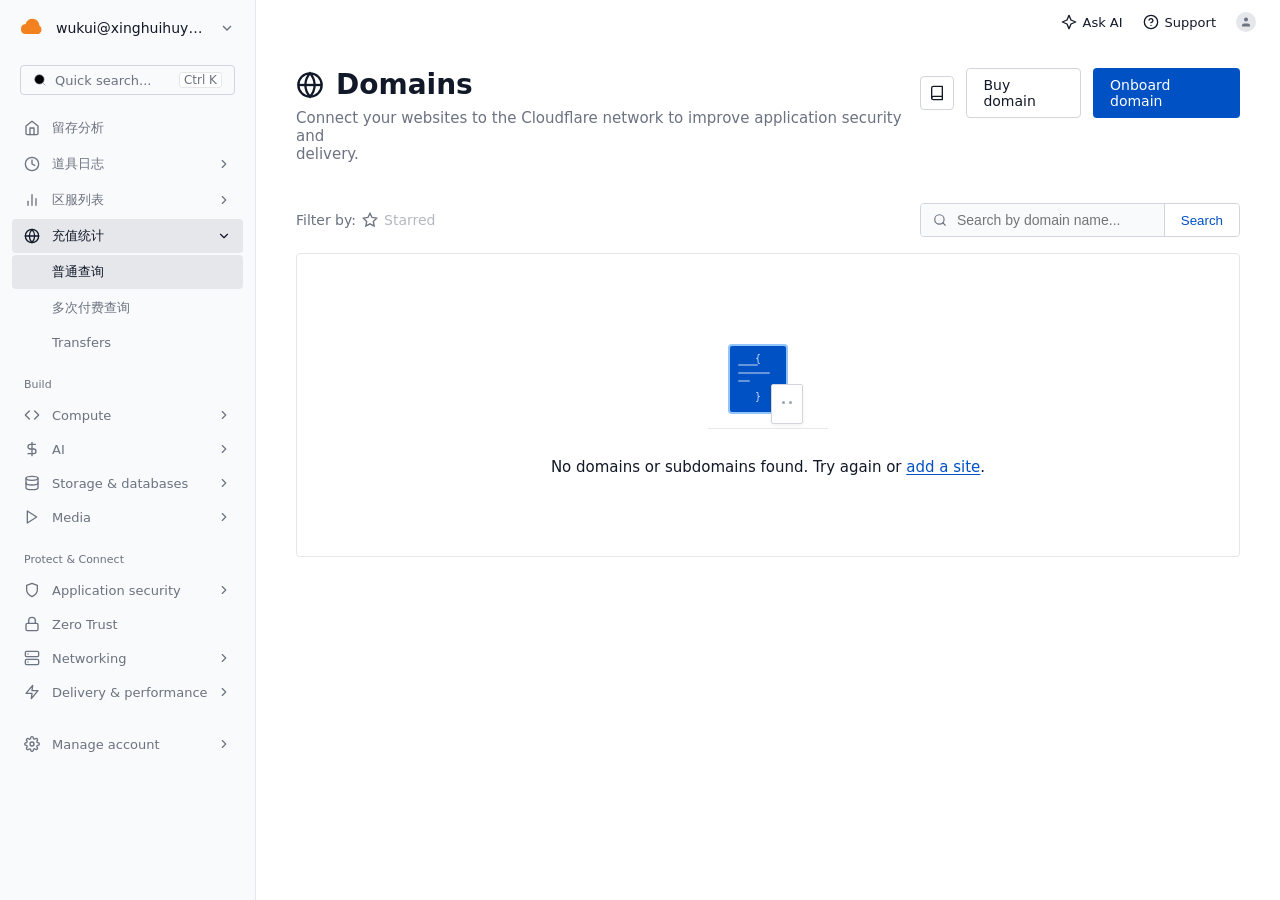
<file: c.html>
<!DOCTYPE html>
<html lang="en">
<head>
    <meta charset="UTF-8" />
    <meta name="viewport" content="width=device-width, initial-scale=1.0" />
    <title>Cloudflare - Domains</title>
    <style>
        :root {
            --cf-blue: #0051c3;
            --cf-blue-hover: #003682;
            --bg-app: #ffffff;
            --bg-sidebar: #f9fafb;
            --sidebar-border: #e5e7eb;
            --text-main: #111827;
            --text-muted: #6b7280;
            --text-nav-default: #6b7280;
            --text-nav-hover: #111827;
            --border-color: #d1d5db;
            --border-light: #e5e7eb;
            --hover-bg: #f3f4f6;
            --active-bg: #e5e7eb;
            --focus-ring: rgba(0, 81, 195, 0.2);
            --font-family: system-ui, -apple-system, BlinkMacSystemFont, "Segoe UI", Roboto, "Helvetica Neue", Arial, sans-serif;
        }

        * {
            box-sizing: border-box;
            margin: 0;
            padding: 0;
        }

        body {
            font-family: var(--font-family);
            background-color: var(--bg-app);
            color: var(--text-main);
            display: flex;
            height: 100vh;
            overflow: hidden;
            font-size: 14px;
        }

        /* --- Sidebar --- */
        .sidebar {
            width: 256px;
            background-color: var(--bg-sidebar);
            border-right: 1px solid var(--sidebar-border);
            display: flex;
            flex-direction: column;
            flex-shrink: 0;
        }

        .account-selector {
            padding: 16px 20px;
            display: flex;
            align-items: center;
            gap: 12px;
            cursor: pointer;
            border-bottom: 1px solid transparent;
        }

        .account-selector svg.cloud-icon {
            fill: #f48120;
            width: 24px;
            height: 24px;
        }

        .account-name {
            font-weight: 500;
            white-space: nowrap;
            overflow: hidden;
            text-overflow: ellipsis;
            flex: 1;
            font-size: 14px;
        }

        .sidebar-search {
            padding: 8px 20px 16px;
        }

        .search-box {
            display: flex;
            align-items: center;
            background-color: transparent;
            border: 1px solid var(--border-color);
            border-radius: 4px;
            padding: 6px 12px;
            color: var(--text-muted);
            font-size: 13px;
        }

        .search-box svg {
            width: 14px;
            height: 14px;
            margin-right: 8px;
            stroke: currentColor;
        }

        .search-box span.shortcut {
            margin-left: auto;
            font-size: 12px;
            background: #fff;
            border: 1px solid var(--border-light);
            padding: 0 4px;
            border-radius: 3px;
        }

        .sidebar-nav {
            flex: 1;
            overflow-y: auto;
            padding: 0 12px 20px;
        }

        .nav-item {
            display: flex;
            align-items: center;
            padding: 8px 12px;
            color: var(--text-nav-default);
            text-decoration: none;
            border-radius: 4px;
            font-size: 13px;
            cursor: pointer;
            margin-bottom: 2px;
            background: transparent;
            transition: background-color 0.16s ease, color 0.16s ease;
        }

        .nav-item svg {
            width: 16px;
            height: 16px;
            margin-right: 12px;
            stroke: var(--text-nav-default);
            fill: none;
            stroke-width: 2;
            stroke-linecap: round;
            stroke-linejoin: round;
            transition: stroke 0.16s ease;
        }

        .nav-item .chevron {
            margin-left: auto;
            width: 14px;
            height: 14px;
            margin-right: 0;
        }

        .nav-item:hover {
            background-color: var(--hover-bg);
            color: var(--text-nav-hover);
        }

        .nav-item:hover svg {
            stroke: var(--text-nav-hover);
        }

        .nav-item.active {
            background-color: var(--active-bg);
            color: var(--text-main);
            font-weight: 500;
        }

        .nav-item.active svg {
            stroke: var(--text-main);
        }

        .nav-group-title {
            font-size: 11px;
            color: var(--text-muted);
            margin: 20px 0 8px 12px;
        }

        .nav-sub-item {
            padding: 8px 12px 8px 40px;
            display: block;
            color: var(--text-nav-default);
            text-decoration: none;
            font-size: 13px;
            border-radius: 4px;
            margin-bottom: 2px;
            background: transparent;
            transition: background-color 0.16s ease, color 0.16s ease;
        }

        .nav-sub-item:hover {
            background-color: var(--hover-bg);
            color: var(--text-nav-hover);
        }

        .nav-sub-item.active {
            background-color: var(--active-bg);
            color: var(--text-main);
            font-weight: 500;
        }

        /* --- Main Content --- */
        .main-container {
            flex: 1;
            display: flex;
            flex-direction: column;
            overflow-y: auto;
        }

        .top-bar {
            display: flex;
            justify-content: flex-end;
            align-items: center;
            padding: 12px 24px;
            gap: 20px;
            font-size: 13px;
            font-weight: 500;
        }

        .top-bar-item {
            display: flex;
            align-items: center;
            gap: 6px;
            color: var(--text-main);
            cursor: pointer;
            text-decoration: none;
        }

        .top-bar-item svg {
            width: 16px;
            height: 16px;
        }

        .profile-icon {
            width: 20px;
            height: 20px;
            background: #e5e7eb;
            border-radius: 50%;
            display: flex;
            align-items: center;
            justify-content: center;
        }

        .profile-icon svg {
            width: 12px;
            height: 12px;
            fill: #6b7280;
            stroke: none;
        }

        .content-area {
            padding: 24px 40px;
            max-width: 1200px;
            margin: 0 auto;
            width: 100%;
        }

        /* Page Header */
        .page-header {
            display: flex;
            justify-content: space-between;
            align-items: flex-start;
            margin-bottom: 40px;
        }

        .title-section h1 {
            font-size: 28px;
            font-weight: 600;
            display: flex;
            align-items: center;
            gap: 12px;
            margin-bottom: 8px;
        }

        .title-section h1 svg {
            width: 28px;
            height: 28px;
            stroke: var(--text-main);
        }

        .title-section p {
            color: var(--text-muted);
            font-size: 15px;
        }

        .action-buttons {
            display: flex;
            gap: 12px;
            align-items: center;
        }

        .btn {
            padding: 8px 16px;
            font-size: 14px;
            font-weight: 500;
            border-radius: 4px;
            cursor: pointer;
            text-decoration: none;
            display: inline-flex;
            align-items: center;
            justify-content: center;
            border: 1px solid transparent;
            transition: all 0.2s;
        }

        .btn-icon {
            padding: 8px;
            border: 1px solid var(--border-color);
            background: #fff;
        }

        .btn-icon:hover {
            background: var(--hover-bg);
        }

        .btn-icon svg {
            width: 16px;
            height: 16px;
            stroke: var(--text-main);
        }

        .btn-outline {
            border: 1px solid var(--border-color);
            background: #fff;
            color: var(--text-main);
        }

        .btn-outline:hover {
            background: var(--hover-bg);
        }

        .btn-primary {
            background-color: var(--cf-blue);
            color: white;
        }

        .btn-primary:hover {
            background-color: var(--cf-blue-hover);
        }

        /* Data Controls */
        .data-controls {
            display: flex;
            justify-content: space-between;
            align-items: center;
            margin-bottom: 16px;
        }

        .filter-starred {
            display: flex;
            align-items: center;
            gap: 6px;
            color: var(--text-muted);
            font-size: 14px;
        }

        .filter-starred svg {
            width: 16px;
            height: 16px;
            stroke: var(--text-muted);
        }

        .search-domain {
            display: flex;
            border: 1px solid var(--border-color);
            border-radius: 4px;
            overflow: hidden;
            width: 320px;
        }

        .search-domain input {
            flex: 1;
            border: none;
            padding: 8px 12px 8px 36px;
            font-size: 14px;
            outline: none;
            background: #f9fafb url("data:image/svg+xml,%3Csvg xmlns='http://www.w3.org/2000/svg' width='14' height='14' viewBox='0 0 24 24' fill='none' stroke='%236b7280' stroke-width='2' stroke-linecap='round' stroke-linejoin='round'%3E%3Ccircle cx='11' cy='11' r='8'%3E%3C/circle%3E%3Cline x1='21' y1='21' x2='16.65' y2='16.65'%3E%3C/line%3E%3C/svg%3E") no-repeat 12px center;
        }

        .search-domain button {
            background: #fff;
            border: none;
            border-left: 1px solid var(--border-color);
            padding: 0 16px;
            color: var(--cf-blue);
            font-weight: 500;
            cursor: pointer;
        }

        .search-domain button:hover {
            background: var(--hover-bg);
        }

        /* Empty State Container */
        .empty-state-container {
            border: 1px solid var(--border-light);
            border-radius: 4px;
            background: #fff;
            padding: 80px 0;
            display: flex;
            flex-direction: column;
            align-items: center;
            justify-content: center;
            text-align: center;
        }

        .illustration {
            position: relative;
            width: 120px;
            height: 100px;
            margin-bottom: 24px;
            display: flex;
            justify-content: center;
        }

        .ill-window {
            width: 60px;
            height: 70px;
            background-color: #0051c3;
            border-radius: 4px;
            border: 2px solid #93c5fd;
            position: absolute;
            left: 20px;
            top: 10px;
            padding: 8px;
        }

        .ill-line {
            height: 2px;
            background: rgba(255,255,255,0.4);
            margin-bottom: 6px;
            border-radius: 2px;
        }

        .ill-line.w-half { width: 50%; }
        .ill-line.w-full { width: 80%; }
        .ill-line.w-short { width: 30%; }

        .ill-bracket {
            color: rgba(255,255,255,0.8);
            font-family: monospace;
            font-size: 10px;
            line-height: 1;
        }

        .ill-paper {
            width: 32px;
            height: 40px;
            background: #fff;
            border: 1px solid #d1d5db;
            border-radius: 2px;
            position: absolute;
            right: 25px;
            bottom: 10px;
            box-shadow: 0 2px 4px rgba(0,0,0,0.05);
            display: flex;
            flex-direction: column;
            align-items: center;
            padding-top: 8px;
            z-index: 2;
        }

        .ill-paper:before {
            content: '';
            position: absolute;
            top: 0;
            right: 0;
            border-width: 0 8px 8px 0;
            border-style: solid;
            border-color: #f3f4f6 #fff #fff #e5e7eb;
        }

        .ill-eyes {
            display: flex;
            gap: 4px;
            margin-top: 8px;
        }

        .ill-eye {
            width: 3px;
            height: 3px;
            background: #9ca3af;
            border-radius: 50%;
        }

        .ill-base-line {
            position: absolute;
            bottom: 5px;
            width: 100%;
            height: 1px;
            background: #e5e7eb;
            z-index: 1;
        }

        .empty-state-text {
            color: var(--text-main);
            font-size: 15px;
        }

        .empty-state-text a {
            color: var(--cf-blue);
            text-decoration: underline;
            text-underline-offset: 2px;
        }
    </style>
</head>
<body>

    <aside class="sidebar">
        <div class="account-selector">
            <svg class="cloud-icon" viewBox="0 0 24 24">
                <path d="M19.4 9.6a7 7 0 0 0-13.8-1.5A5 5 0 0 0 5 18h14a5 5 0 0 0 .4-8.4z" stroke="none" fill="#f48120"></path>
            </svg>
            <div class="account-name">wukui@xinghuihuyu.cn's ...</div>
            <svg viewBox="0 0 24 24" style="width:16px;height:16px;stroke:#6b7280;fill:none;stroke-width:2;">
                <polyline points="6 9 12 15 18 9"></polyline>
            </svg>
        </div>

        <div class="sidebar-search">
            <div class="search-box">
                <svg viewBox="0 0 24 24">
                    <circle cx="11" cy="11" r="8"></circle>
                    <line x1="21" y1="21" x2="16.65" y2="16.65"></line>
                </svg>
                Quick search...
                <span class="shortcut">Ctrl K</span>
            </div>
        </div>

        <div class="sidebar-nav">
            <div class="nav-item">
                <svg viewBox="0 0 24 24">
                    <path d="M3 9l9-7 9 7v11a2 2 0 0 1-2 2H5a2 2 0 0 1-2-2z"></path>
                    <polyline points="9 22 9 12 15 12 15 22"></polyline>
                </svg>
                留存分析
            </div>

            <div class="nav-item">
                <svg viewBox="0 0 24 24">
                    <circle cx="12" cy="12" r="10"></circle>
                    <polyline points="12 6 12 12 16 14"></polyline>
                </svg>
                道具日志
                <svg class="chevron" viewBox="0 0 24 24">
                    <polyline points="9 18 15 12 9 6"></polyline>
                </svg>
            </div>

            <div class="nav-item">
                <svg viewBox="0 0 24 24">
                    <line x1="18" y1="20" x2="18" y2="10"></line>
                    <line x1="12" y1="20" x2="12" y2="4"></line>
                    <line x1="6" y1="20" x2="6" y2="14"></line>
                </svg>
                区服列表
                <svg class="chevron" viewBox="0 0 24 24">
                    <polyline points="9 18 15 12 9 6"></polyline>
                </svg>
            </div>
			

            <div class="nav-item active">
                <svg viewBox="0 0 24 24">
                    <circle cx="12" cy="12" r="10"></circle>
                    <line x1="2" y1="12" x2="22" y2="12"></line>
                    <path d="M12 2a15.3 15.3 0 0 1 4 10 15.3 15.3 0 0 1-4 10 15.3 15.3 0 0 1-4-10 15.3 15.3 0 0 1 4-10z"></path>
                </svg>
                充值统计
                <svg class="chevron" viewBox="0 0 24 24" style="transform: rotate(90deg);">
                    <polyline points="9 18 15 12 9 6"></polyline>
                </svg>
            </div>

            <a href="#" class="nav-sub-item active">普通查询</a>
            <a href="#" class="nav-sub-item">多次付费查询</a>
            <a href="#" class="nav-sub-item">Transfers</a>

            <div class="nav-group-title">Build</div>

            <div class="nav-item">
                <svg viewBox="0 0 24 24">
                    <polyline points="16 18 22 12 16 6"></polyline>
                    <polyline points="8 6 2 12 8 18"></polyline>
                </svg>
                Compute
                <svg class="chevron" viewBox="0 0 24 24">
                    <polyline points="9 18 15 12 9 6"></polyline>
                </svg>
            </div>

            <div class="nav-item">
                <svg viewBox="0 0 24 24">
                    <path d="M12 2v20M17 5H9.5a3.5 3.5 0 0 0 0 7h5a3.5 3.5 0 0 1 0 7H6"></path>
                </svg>
                AI
                <svg class="chevron" viewBox="0 0 24 24">
                    <polyline points="9 18 15 12 9 6"></polyline>
                </svg>
            </div>

            <div class="nav-item">
                <svg viewBox="0 0 24 24">
                    <ellipse cx="12" cy="5" rx="9" ry="3"></ellipse>
                    <path d="M21 12c0 1.66-4 3-9 3s-9-1.34-9-3"></path>
                    <path d="M3 5v14c0 1.66 4 3 9 3s9-1.34 9-3V5"></path>
                </svg>
                Storage & databases
                <svg class="chevron" viewBox="0 0 24 24">
                    <polyline points="9 18 15 12 9 6"></polyline>
                </svg>
            </div>

            <div class="nav-item">
                <svg viewBox="0 0 24 24">
                    <polygon points="5 3 19 12 5 21 5 3"></polygon>
                </svg>
                Media
                <svg class="chevron" viewBox="0 0 24 24">
                    <polyline points="9 18 15 12 9 6"></polyline>
                </svg>
            </div>

            <div class="nav-group-title">Protect & Connect</div>

            <div class="nav-item">
                <svg viewBox="0 0 24 24">
                    <path d="M12 22s8-4 8-10V5l-8-3-8 3v7c0 6 8 10 8 10z"></path>
                </svg>
                Application security
                <svg class="chevron" viewBox="0 0 24 24">
                    <polyline points="9 18 15 12 9 6"></polyline>
                </svg>
            </div>

            <div class="nav-item">
                <svg viewBox="0 0 24 24">
                    <rect x="3" y="11" width="18" height="11" rx="2" ry="2"></rect>
                    <path d="M7 11V7a5 5 0 0 1 10 0v4"></path>
                </svg>
                Zero Trust
            </div>

            <div class="nav-item">
                <svg viewBox="0 0 24 24">
                    <rect x="2" y="2" width="20" height="8" rx="2" ry="2"></rect>
                    <rect x="2" y="14" width="20" height="8" rx="2" ry="2"></rect>
                    <line x1="6" y1="6" x2="6.01" y2="6"></line>
                    <line x1="6" y1="18" x2="6.01" y2="18"></line>
                </svg>
                Networking
                <svg class="chevron" viewBox="0 0 24 24">
                    <polyline points="9 18 15 12 9 6"></polyline>
                </svg>
            </div>

            <div class="nav-item">
                <svg viewBox="0 0 24 24">
                    <polygon points="13 2 3 14 12 14 11 22 21 10 12 10 13 2"></polygon>
                </svg>
                Delivery & performance
                <svg class="chevron" viewBox="0 0 24 24">
                    <polyline points="9 18 15 12 9 6"></polyline>
                </svg>
            </div>

            <div style="margin-top:20px;"></div>

            <div class="nav-item">
                <svg viewBox="0 0 24 24">
                    <circle cx="12" cy="12" r="3"></circle>
                    <path d="M19.4 15a1.65 1.65 0 0 0 .33 1.82l.06.06a2 2 0 0 1 0 2.83 2 2 0 0 1-2.83 0l-.06-.06a1.65 1.65 0 0 0-1.82-.33 1.65 1.65 0 0 0-1 1.51V21a2 2 0 0 1-2 2 2 2 0 0 1-2-2v-.09A1.65 1.65 0 0 0 9 19.4a1.65 1.65 0 0 0-1.82.33l-.06.06a2 2 0 0 1-2.83 0 2 2 0 0 1 0-2.83l.06-.06a1.65 1.65 0 0 0 .33-1.82 1.65 1.65 0 0 0-1.51-1H3a2 2 0 0 1-2-2 2 2 0 0 1 2-2h.09A1.65 1.65 0 0 0 4.6 9a1.65 1.65 0 0 0-.33-1.82l-.06-.06a2 2 0 0 1 0-2.83 2 2 0 0 1 2.83 0l.06.06a1.65 1.65 0 0 0 1.82.33H9a1.65 1.65 0 0 0 1-1.51V3a2 2 0 0 1 2-2 2 2 0 0 1 2 2v.09a1.65 1.65 0 0 0 1 1.51 1.65 1.65 0 0 0 1.82-.33l.06-.06a2 2 0 0 1 2.83 0 2 2 0 0 1 0 2.83l-.06.06a1.65 1.65 0 0 0-.33 1.82V9a1.65 1.65 0 0 0 1.51 1H21a2 2 0 0 1 2 2 2 2 0 0 1-2 2h-.09a1.65 1.65 0 0 0-1.51 1z"></path>
                </svg>
                Manage account
                <svg class="chevron" viewBox="0 0 24 24">
                    <polyline points="9 18 15 12 9 6"></polyline>
                </svg>
            </div>
        </div>
    </aside>

    <main class="main-container">
        <header class="top-bar">
            <a href="#" class="top-bar-item">
                <svg viewBox="0 0 24 24">
                    <path d="M12 2l3 7 7 3-7 3-3 7-3-7-7-3 7-3z" fill="none" stroke="currentColor" stroke-width="2" stroke-linecap="round" stroke-linejoin="round"></path>
                </svg>
                Ask AI
            </a>

            <a href="#" class="top-bar-item">
                <svg viewBox="0 0 24 24">
                    <circle cx="12" cy="12" r="10" fill="none" stroke="currentColor" stroke-width="2"></circle>
                    <path d="M9.09 9a3 3 0 0 1 5.83 1c0 2-3 3-3 3" fill="none" stroke="currentColor" stroke-width="2" stroke-linecap="round" stroke-linejoin="round"></path>
                    <line x1="12" y1="17" x2="12.01" y2="17" fill="none" stroke="currentColor" stroke-width="2" stroke-linecap="round" stroke-linejoin="round"></line>
                </svg>
                Support
            </a>

            <div class="profile-icon">
                <svg viewBox="0 0 24 24">
                    <path d="M20 21v-2a4 4 0 0 0-4-4H8a4 4 0 0 0-4 4v2"></path>
                    <circle cx="12" cy="7" r="4"></circle>
                </svg>
            </div>
        </header>

        <div class="content-area">
            <div class="page-header">
                <div class="title-section">
                    <h1>
                        <svg viewBox="0 0 24 24" fill="none">
                            <circle cx="12" cy="12" r="10" stroke-width="2"></circle>
                            <line x1="2" y1="12" x2="22" y2="12" stroke-width="2"></line>
                            <path d="M12 2a15.3 15.3 0 0 1 4 10 15.3 15.3 0 0 1-4 10 15.3 15.3 0 0 1-4-10 15.3 15.3 0 0 1 4-10z" stroke-width="2"></path>
                        </svg>
                        Domains
                    </h1>
                    <p>Connect your websites to the Cloudflare network to improve application security and<br>delivery.</p>
                </div>

                <div class="action-buttons">
                    <a href="#" class="btn btn-icon">
                        <svg viewBox="0 0 24 24" fill="none" stroke-width="2" stroke-linecap="round" stroke-linejoin="round">
                            <path d="M4 19.5A2.5 2.5 0 0 1 6.5 17H20"></path>
                            <path d="M6.5 2H20v20H6.5A2.5 2.5 0 0 1 4 19.5v-15A2.5 2.5 0 0 1 6.5 2z"></path>
                        </svg>
                    </a>
                    <a href="#" class="btn btn-outline">Buy domain</a>
                    <a href="#" class="btn btn-primary">Onboard domain</a>
                </div>
            </div>

            <div class="data-controls">
                <div class="filter-starred">
                    Filter by:
                    <svg viewBox="0 0 24 24" fill="none" stroke-width="2">
                        <polygon points="12 2 15.09 8.26 22 9.27 17 14.14 18.18 21.02 12 17.77 5.82 21.02 7 14.14 2 9.27 8.91 8.26 12 2"></polygon>
                    </svg>
                    <span style="opacity:0.5;">Starred</span>
                </div>

                <div class="search-domain">
                    <input type="text" placeholder="Search by domain name..." />
                    <button>Search</button>
                </div>
            </div>

            <div class="empty-state-container">
                <div class="illustration">
                    <div class="ill-window">
                        <div class="ill-bracket">{</div>
                        <div class="ill-line w-half"></div>
                        <div class="ill-line w-full"></div>
                        <div class="ill-line w-short"></div>
                        <div class="ill-bracket" style="margin-top:10px;">}</div>
                    </div>
                    <div class="ill-paper">
                        <div class="ill-eyes">
                            <div class="ill-eye"></div>
                            <div class="ill-eye"></div>
                        </div>
                    </div>
                    <div class="ill-base-line"></div>
                </div>

                <div class="empty-state-text">
                    No domains or subdomains found. Try again or <a href="#">add a site</a>.
                </div>
            </div>
        </div>
    </main>

</body>
</html>
</file>
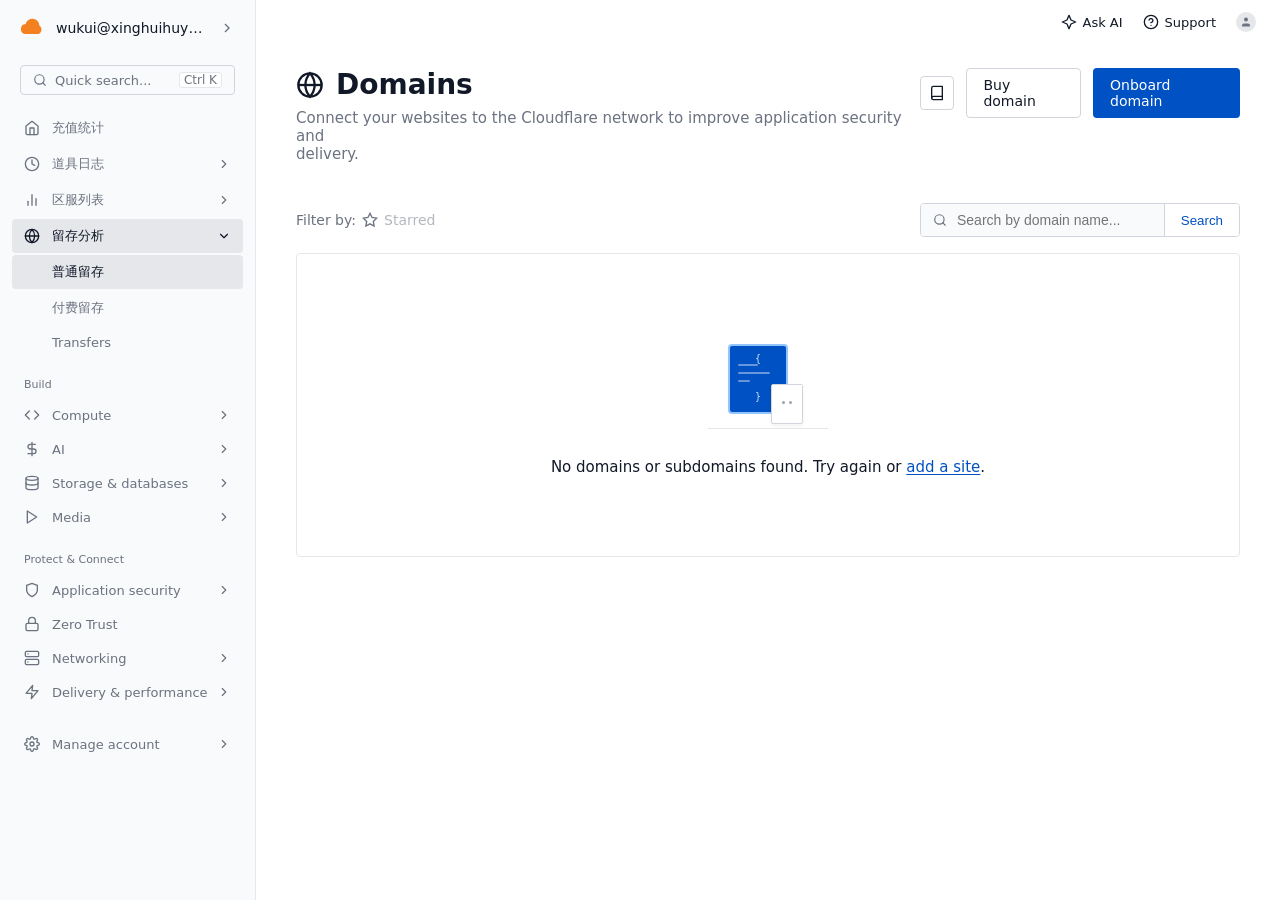
<file: d.html>
<!DOCTYPE html>
<html lang="en">
<head>
    <meta charset="UTF-8" />
    <meta name="viewport" content="width=device-width, initial-scale=1.0" />
    <title>Cloudflare - Domains</title>
    <style>
        :root {
            --cf-blue: #0051c3;
            --cf-blue-hover: #003682;
            --bg-app: #ffffff;
            --bg-sidebar: #f9fafb;
            --sidebar-border: #e5e7eb;
            --text-main: #111827;
            --text-muted: #6b7280;
            --text-nav-default: #6b7280;
            --text-nav-hover: #111827;
            --border-color: #d1d5db;
            --border-light: #e5e7eb;
            --hover-bg: #f3f4f6;
            --active-bg: #e5e7eb;
            --focus-ring: rgba(0, 81, 195, 0.2);
            --font-family: system-ui, -apple-system, BlinkMacSystemFont, "Segoe UI", Roboto, "Helvetica Neue", Arial, sans-serif;
        }

        * {
            box-sizing: border-box;
            margin: 0;
            padding: 0;
        }

        body {
            font-family: var(--font-family);
            background-color: var(--bg-app);
            color: var(--text-main);
            display: flex;
            height: 100vh;
            overflow: hidden;
            font-size: 14px;
        }

        /* --- Sidebar --- */
        .sidebar {
            width: 256px;
            background-color: var(--bg-sidebar);
            border-right: 1px solid var(--sidebar-border);
            display: flex;
            flex-direction: column;
            flex-shrink: 0;
        }

        .account-selector {
            padding: 16px 20px;
            display: flex;
            align-items: center;
            gap: 12px;
            cursor: pointer;
            border-bottom: 1px solid transparent;
        }

        .account-selector svg.cloud-icon {
            fill: #f48120;
            width: 24px;
            height: 24px;
        }

        .account-chevron {
            width: 16px;
            height: 16px;
            stroke: #6b7280;
            fill: none;
            stroke-width: 2;
        }

        .account-name {
            font-weight: 500;
            white-space: nowrap;
            overflow: hidden;
            text-overflow: ellipsis;
            flex: 1;
            font-size: 14px;
        }

        .sidebar-search {
            padding: 8px 20px 16px;
        }

        .search-box {
            display: flex;
            align-items: center;
            background-color: transparent;
            border: 1px solid var(--border-color);
            border-radius: 4px;
            padding: 6px 12px;
            color: var(--text-muted);
            font-size: 13px;
        }

        .search-box svg {
            width: 14px;
            height: 14px;
            margin-right: 8px;
            stroke: currentColor;
            fill: none;
            stroke-width: 2;
            stroke-linecap: round;
            stroke-linejoin: round;
        }

        .search-box span.shortcut {
            margin-left: auto;
            font-size: 12px;
            background: #fff;
            border: 1px solid var(--border-light);
            padding: 0 4px;
            border-radius: 3px;
        }

        .sidebar-nav {
            flex: 1;
            overflow-y: auto;
            padding: 0 12px 20px;
        }

        .nav-item {
            display: flex;
            align-items: center;
            padding: 8px 12px;
            color: var(--text-nav-default);
            text-decoration: none;
            border-radius: 4px;
            font-size: 13px;
            cursor: pointer;
            margin-bottom: 2px;
            background: transparent;
            transition: background-color 0.16s ease, color 0.16s ease;
        }

        .nav-item svg {
            width: 16px;
            height: 16px;
            margin-right: 12px;
            stroke: var(--text-nav-default);
            fill: none;
            stroke-width: 2;
            stroke-linecap: round;
            stroke-linejoin: round;
            transition: stroke 0.16s ease;
        }

        .nav-item .chevron {
            margin-left: auto;
            width: 14px;
            height: 14px;
            margin-right: 0;
            transition: transform 0.2s ease;
        }

        .nav-item:hover {
            background-color: var(--hover-bg);
            color: var(--text-nav-hover);
        }

        .nav-item:hover svg {
            stroke: var(--text-nav-hover);
        }

        .nav-item.active {
            background-color: var(--active-bg);
            color: var(--text-main);
            font-weight: 500;
        }

        .nav-item.active svg {
            stroke: var(--text-main);
        }

        .nav-item.active .chevron {
            transform: rotate(90deg);
        }

        .nav-spacer {
            margin-top: 20px;
        }

        .nav-group-title {
            font-size: 11px;
            color: var(--text-muted);
            margin: 20px 0 8px 12px;
        }

        .nav-sub-item {
            padding: 8px 12px 8px 40px;
            display: block;
            color: var(--text-nav-default);
            text-decoration: none;
            font-size: 13px;
            border-radius: 4px;
            margin-bottom: 2px;
            background: transparent;
            transition: background-color 0.16s ease, color 0.16s ease;
        }

        .nav-sub-item:hover {
            background-color: var(--hover-bg);
            color: var(--text-nav-hover);
        }

        .nav-sub-item.active {
            background-color: var(--active-bg);
            color: var(--text-main);
            font-weight: 500;
        }

        /* --- Main Content --- */
        .main-container {
            flex: 1;
            display: flex;
            flex-direction: column;
            overflow-y: auto;
        }

        .top-bar {
            display: flex;
            justify-content: flex-end;
            align-items: center;
            padding: 12px 24px;
            gap: 20px;
            font-size: 13px;
            font-weight: 500;
        }

        .top-bar-item {
            display: flex;
            align-items: center;
            gap: 6px;
            color: var(--text-main);
            cursor: pointer;
            text-decoration: none;
        }

        .top-bar-item svg {
            width: 16px;
            height: 16px;
            fill: none;
            stroke: currentColor;
            stroke-width: 2;
            stroke-linecap: round;
            stroke-linejoin: round;
        }

        .profile-icon {
            width: 20px;
            height: 20px;
            background: #e5e7eb;
            border-radius: 50%;
            display: flex;
            align-items: center;
            justify-content: center;
        }

        .profile-icon svg {
            width: 12px;
            height: 12px;
            fill: #6b7280;
            stroke: none;
        }

        .content-area {
            padding: 24px 40px;
            max-width: 1200px;
            margin: 0 auto;
            width: 100%;
        }

        /* Page Header */
        .page-header {
            display: flex;
            justify-content: space-between;
            align-items: flex-start;
            margin-bottom: 40px;
        }

        .title-section h1 {
            font-size: 28px;
            font-weight: 600;
            display: flex;
            align-items: center;
            gap: 12px;
            margin-bottom: 8px;
        }

        .title-section h1 svg {
            width: 28px;
            height: 28px;
            stroke: var(--text-main);
            fill: none;
            stroke-width: 2;
        }

        .title-section p {
            color: var(--text-muted);
            font-size: 15px;
        }

        .action-buttons {
            display: flex;
            gap: 12px;
            align-items: center;
        }

        .btn {
            padding: 8px 16px;
            font-size: 14px;
            font-weight: 500;
            border-radius: 4px;
            cursor: pointer;
            text-decoration: none;
            display: inline-flex;
            align-items: center;
            justify-content: center;
            border: 1px solid transparent;
            transition: all 0.2s;
        }

        .btn-icon {
            padding: 8px;
            border: 1px solid var(--border-color);
            background: #fff;
        }

        .btn-icon:hover {
            background: var(--hover-bg);
        }

        .btn-icon svg {
            width: 16px;
            height: 16px;
            stroke: var(--text-main);
            fill: none;
            stroke-width: 2;
            stroke-linecap: round;
            stroke-linejoin: round;
        }

        .btn-outline {
            border: 1px solid var(--border-color);
            background: #fff;
            color: var(--text-main);
        }

        .btn-outline:hover {
            background: var(--hover-bg);
        }

        .btn-primary {
            background-color: var(--cf-blue);
            color: white;
        }

        .btn-primary:hover {
            background-color: var(--cf-blue-hover);
        }

        /* Data Controls */
        .data-controls {
            display: flex;
            justify-content: space-between;
            align-items: center;
            margin-bottom: 16px;
        }

        .filter-starred {
            display: flex;
            align-items: center;
            gap: 6px;
            color: var(--text-muted);
            font-size: 14px;
        }

        .filter-starred svg {
            width: 16px;
            height: 16px;
            stroke: var(--text-muted);
            fill: none;
            stroke-width: 2;
        }

        .text-disabled {
            opacity: 0.5;
        }

        .search-domain {
            display: flex;
            border: 1px solid var(--border-color);
            border-radius: 4px;
            overflow: hidden;
            width: 320px;
        }

        .search-domain input {
            flex: 1;
            border: none;
            padding: 8px 12px 8px 36px;
            font-size: 14px;
            outline: none;
            background: #f9fafb url("data:image/svg+xml,%3Csvg xmlns='http://www.w3.org/2000/svg' width='14' height='14' viewBox='0 0 24 24' fill='none' stroke='%236b7280' stroke-width='2' stroke-linecap='round' stroke-linejoin='round'%3E%3Ccircle cx='11' cy='11' r='8'%3E%3C/circle%3E%3Cline x1='21' y1='21' x2='16.65' y2='16.65'%3E%3C/line%3E%3C/svg%3E") no-repeat 12px center;
        }

        .search-domain button {
            background: #fff;
            border: none;
            border-left: 1px solid var(--border-color);
            padding: 0 16px;
            color: var(--cf-blue);
            font-weight: 500;
            cursor: pointer;
        }

        .search-domain button:hover {
            background: var(--hover-bg);
        }

        /* Empty State Container */
        .empty-state-container {
            border: 1px solid var(--border-light);
            border-radius: 4px;
            background: #fff;
            padding: 80px 0;
            display: flex;
            flex-direction: column;
            align-items: center;
            justify-content: center;
            text-align: center;
        }

        .illustration {
            position: relative;
            width: 120px;
            height: 100px;
            margin-bottom: 24px;
            display: flex;
            justify-content: center;
        }

        .ill-window {
            width: 60px;
            height: 70px;
            background-color: #0051c3;
            border-radius: 4px;
            border: 2px solid #93c5fd;
            position: absolute;
            left: 20px;
            top: 10px;
            padding: 8px;
        }

        .ill-line {
            height: 2px;
            background: rgba(255,255,255,0.4);
            margin-bottom: 6px;
            border-radius: 2px;
        }

        .ill-line.w-half { width: 50%; }
        .ill-line.w-full { width: 80%; }
        .ill-line.w-short { width: 30%; }

        .ill-bracket {
            color: rgba(255,255,255,0.8);
            font-family: monospace;
            font-size: 10px;
            line-height: 1;
        }

        .ill-paper {
            width: 32px;
            height: 40px;
            background: #fff;
            border: 1px solid #d1d5db;
            border-radius: 2px;
            position: absolute;
            right: 25px;
            bottom: 10px;
            box-shadow: 0 2px 4px rgba(0,0,0,0.05);
            display: flex;
            flex-direction: column;
            align-items: center;
            padding-top: 8px;
            z-index: 2;
        }

        .ill-paper:before {
            content: '';
            position: absolute;
            top: 0;
            right: 0;
            border-width: 0 8px 8px 0;
            border-style: solid;
            border-color: #f3f4f6 #fff #fff #e5e7eb;
        }

        .ill-eyes {
            display: flex;
            gap: 4px;
            margin-top: 8px;
        }

        .ill-eye {
            width: 3px;
            height: 3px;
            background: #9ca3af;
            border-radius: 50%;
        }

        .ill-base-line {
            position: absolute;
            bottom: 5px;
            width: 100%;
            height: 1px;
            background: #e5e7eb;
            z-index: 1;
        }

        .empty-state-text {
            color: var(--text-main);
            font-size: 15px;
        }

        .empty-state-text a {
            color: var(--cf-blue);
            text-decoration: underline;
            text-underline-offset: 2px;
        }
    </style>
</head>
<body>
    <svg style="display: none;">
        <defs>
            <symbol id="icon-cloud" viewBox="0 0 24 24">
                <path d="M19.4 9.6a7 7 0 0 0-13.8-1.5A5 5 0 0 0 5 18h14a5 5 0 0 0 .4-8.4z"></path>
            </symbol>
            <symbol id="icon-chevron" viewBox="0 0 24 24">
                <polyline points="9 18 15 12 9 6"></polyline>
            </symbol>
            <symbol id="icon-search" viewBox="0 0 24 24">
                <circle cx="11" cy="11" r="8"></circle>
                <line x1="21" y1="21" x2="16.65" y2="16.65"></line>
            </symbol>
            <symbol id="icon-retention" viewBox="0 0 24 24">
                <path d="M3 9l9-7 9 7v11a2 2 0 0 1-2 2H5a2 2 0 0 1-2-2z"></path>
                <polyline points="9 22 9 12 15 12 15 22"></polyline>
            </symbol>
            <symbol id="icon-proplog" viewBox="0 0 24 24">
                <circle cx="12" cy="12" r="10"></circle>
                <polyline points="12 6 12 12 16 14"></polyline>
            </symbol>
            <symbol id="icon-server" viewBox="0 0 24 24">
                <line x1="18" y1="20" x2="18" y2="10"></line>
                <line x1="12" y1="20" x2="12" y2="4"></line>
                <line x1="6" y1="20" x2="6" y2="14"></line>
            </symbol>
            <symbol id="icon-recharge" viewBox="0 0 24 24">
                <circle cx="12" cy="12" r="10"></circle>
                <line x1="2" y1="12" x2="22" y2="12"></line>
                <path d="M12 2a15.3 15.3 0 0 1 4 10 15.3 15.3 0 0 1-4 10 15.3 15.3 0 0 1-4-10 15.3 15.3 0 0 1 4-10z"></path>
            </symbol>
            <symbol id="icon-compute" viewBox="0 0 24 24">
                <polyline points="16 18 22 12 16 6"></polyline>
                <polyline points="8 6 2 12 8 18"></polyline>
            </symbol>
            <symbol id="icon-ai" viewBox="0 0 24 24">
                <path d="M12 2v20M17 5H9.5a3.5 3.5 0 0 0 0 7h5a3.5 3.5 0 0 1 0 7H6"></path>
            </symbol>
            <symbol id="icon-storage" viewBox="0 0 24 24">
                <ellipse cx="12" cy="5" rx="9" ry="3"></ellipse>
                <path d="M21 12c0 1.66-4 3-9 3s-9-1.34-9-3"></path>
                <path d="M3 5v14c0 1.66 4 3 9 3s9-1.34 9-3V5"></path>
            </symbol>
            <symbol id="icon-media" viewBox="0 0 24 24">
                <polygon points="5 3 19 12 5 21 5 3"></polygon>
            </symbol>
            <symbol id="icon-security" viewBox="0 0 24 24">
                <path d="M12 22s8-4 8-10V5l-8-3-8 3v7c0 6 8 10 8 10z"></path>
            </symbol>
            <symbol id="icon-zerotrust" viewBox="0 0 24 24">
                <rect x="3" y="11" width="18" height="11" rx="2" ry="2"></rect>
                <path d="M7 11V7a5 5 0 0 1 10 0v4"></path>
            </symbol>
            <symbol id="icon-network" viewBox="0 0 24 24">
                <rect x="2" y="2" width="20" height="8" rx="2" ry="2"></rect>
                <rect x="2" y="14" width="20" height="8" rx="2" ry="2"></rect>
                <line x1="6" y1="6" x2="6.01" y2="6"></line>
                <line x1="6" y1="18" x2="6.01" y2="18"></line>
            </symbol>
            <symbol id="icon-delivery" viewBox="0 0 24 24">
                <polygon points="13 2 3 14 12 14 11 22 21 10 12 10 13 2"></polygon>
            </symbol>
            <symbol id="icon-account" viewBox="0 0 24 24">
                <circle cx="12" cy="12" r="3"></circle>
                <path d="M19.4 15a1.65 1.65 0 0 0 .33 1.82l.06.06a2 2 0 0 1 0 2.83 2 2 0 0 1-2.83 0l-.06-.06a1.65 1.65 0 0 0-1.82-.33 1.65 1.65 0 0 0-1 1.51V21a2 2 0 0 1-2 2 2 2 0 0 1-2-2v-.09A1.65 1.65 0 0 0 9 19.4a1.65 1.65 0 0 0-1.82.33l-.06.06a2 2 0 0 1-2.83 0 2 2 0 0 1 0-2.83l.06-.06a1.65 1.65 0 0 0 .33-1.82 1.65 1.65 0 0 0-1.51-1H3a2 2 0 0 1-2-2 2 2 0 0 1 2-2h.09A1.65 1.65 0 0 0 4.6 9a1.65 1.65 0 0 0-.33-1.82l-.06-.06a2 2 0 0 1 0-2.83 2 2 0 0 1 2.83 0l.06.06a1.65 1.65 0 0 0 1.82.33H9a1.65 1.65 0 0 0 1-1.51V3a2 2 0 0 1 2-2 2 2 0 0 1 2 2v.09a1.65 1.65 0 0 0 1 1.51 1.65 1.65 0 0 0 1.82-.33l.06-.06a2 2 0 0 1 2.83 0 2 2 0 0 1 0 2.83l-.06.06a1.65 1.65 0 0 0-.33 1.82V9a1.65 1.65 0 0 0 1.51 1H21a2 2 0 0 1 2 2 2 2 0 0 1-2 2h-.09a1.65 1.65 0 0 0-1.51 1z"></path>
            </symbol>
            <symbol id="icon-ask-ai" viewBox="0 0 24 24">
                <path d="M12 2l3 7 7 3-7 3-3 7-3-7-7-3 7-3z"></path>
            </symbol>
            <symbol id="icon-support" viewBox="0 0 24 24">
                <circle cx="12" cy="12" r="10"></circle>
                <path d="M9.09 9a3 3 0 0 1 5.83 1c0 2-3 3-3 3"></path>
                <line x1="12" y1="17" x2="12.01" y2="17"></line>
            </symbol>
            <symbol id="icon-profile" viewBox="0 0 24 24">
                <path d="M20 21v-2a4 4 0 0 0-4-4H8a4 4 0 0 0-4 4v2"></path>
                <circle cx="12" cy="7" r="4"></circle>
            </symbol>
            <symbol id="icon-action" viewBox="0 0 24 24">
                <path d="M4 19.5A2.5 2.5 0 0 1 6.5 17H20"></path>
                <path d="M6.5 2H20v20H6.5A2.5 2.5 0 0 1 4 19.5v-15A2.5 2.5 0 0 1 6.5 2z"></path>
            </symbol>
            <symbol id="icon-filter" viewBox="0 0 24 24">
                <polygon points="12 2 15.09 8.26 22 9.27 17 14.14 18.18 21.02 12 17.77 5.82 21.02 7 14.14 2 9.27 8.91 8.26 12 2"></polygon>
            </symbol>
        </defs>
    </svg>

    <aside class="sidebar">
        <div class="account-selector">
            <svg class="cloud-icon" viewBox="0 0 24 24"><use href="#icon-cloud"></use></svg>
            <div class="account-name">wukui@xinghuihuyu.cn's ...</div>
            <svg class="account-chevron" viewBox="0 0 24 24"><use href="#icon-chevron"></use></svg>
        </div>

        <div class="sidebar-search">
            <div class="search-box">
                <svg viewBox="0 0 24 24"><use href="#icon-search"></use></svg>
                Quick search...
                <span class="shortcut">Ctrl K</span>
            </div>
        </div>

        <nav class="sidebar-nav">
            <a href="#" class="nav-item">
                <svg viewBox="0 0 24 24"><use href="#icon-retention"></use></svg>
                充值统计
            </a>

            <a href="#" class="nav-item">
                <svg viewBox="0 0 24 24"><use href="#icon-proplog"></use></svg>
                道具日志
                <svg class="chevron" viewBox="0 0 24 24"><use href="#icon-chevron"></use></svg>
            </a>

            <a href="#" class="nav-item">
                <svg viewBox="0 0 24 24"><use href="#icon-server"></use></svg>
                区服列表
                <svg class="chevron" viewBox="0 0 24 24"><use href="#icon-chevron"></use></svg>
            </a>
            
            <a href="#" class="nav-item active">
                <svg viewBox="0 0 24 24"><use href="#icon-recharge"></use></svg>
                留存分析
                <svg class="chevron" viewBox="0 0 24 24"><use href="#icon-chevron"></use></svg>
            </a>

            <a href="#" class="nav-sub-item active">普通留存</a>
            <a href="#" class="nav-sub-item">付费留存</a>
            <a href="#" class="nav-sub-item">Transfers</a>

            <div class="nav-group-title">Build</div>

            <a href="#" class="nav-item">
                <svg viewBox="0 0 24 24"><use href="#icon-compute"></use></svg>
                Compute
                <svg class="chevron" viewBox="0 0 24 24"><use href="#icon-chevron"></use></svg>
            </a>

            <a href="#" class="nav-item">
                <svg viewBox="0 0 24 24"><use href="#icon-ai"></use></svg>
                AI
                <svg class="chevron" viewBox="0 0 24 24"><use href="#icon-chevron"></use></svg>
            </a>

            <a href="#" class="nav-item">
                <svg viewBox="0 0 24 24"><use href="#icon-storage"></use></svg>
                Storage & databases
                <svg class="chevron" viewBox="0 0 24 24"><use href="#icon-chevron"></use></svg>
            </a>

            <a href="#" class="nav-item">
                <svg viewBox="0 0 24 24"><use href="#icon-media"></use></svg>
                Media
                <svg class="chevron" viewBox="0 0 24 24"><use href="#icon-chevron"></use></svg>
            </a>

            <div class="nav-group-title">Protect & Connect</div>

            <a href="#" class="nav-item">
                <svg viewBox="0 0 24 24"><use href="#icon-security"></use></svg>
                Application security
                <svg class="chevron" viewBox="0 0 24 24"><use href="#icon-chevron"></use></svg>
            </a>

            <a href="#" class="nav-item">
                <svg viewBox="0 0 24 24"><use href="#icon-zerotrust"></use></svg>
                Zero Trust
            </a>

            <a href="#" class="nav-item">
                <svg viewBox="0 0 24 24"><use href="#icon-network"></use></svg>
                Networking
                <svg class="chevron" viewBox="0 0 24 24"><use href="#icon-chevron"></use></svg>
            </a>

            <a href="#" class="nav-item">
                <svg viewBox="0 0 24 24"><use href="#icon-delivery"></use></svg>
                Delivery & performance
                <svg class="chevron" viewBox="0 0 24 24"><use href="#icon-chevron"></use></svg>
            </a>

            <div class="nav-spacer"></div>

            <a href="#" class="nav-item">
                <svg viewBox="0 0 24 24"><use href="#icon-account"></use></svg>
                Manage account
                <svg class="chevron" viewBox="0 0 24 24"><use href="#icon-chevron"></use></svg>
            </a>
        </nav>
    </aside>

    <main class="main-container">
        <header class="top-bar">
            <a href="#" class="top-bar-item">
                <svg viewBox="0 0 24 24"><use href="#icon-ask-ai"></use></svg>
                Ask AI
            </a>

            <a href="#" class="top-bar-item">
                <svg viewBox="0 0 24 24"><use href="#icon-support"></use></svg>
                Support
            </a>

            <div class="profile-icon">
                <svg viewBox="0 0 24 24"><use href="#icon-profile"></use></svg>
            </div>
        </header>

        <div class="content-area">
            <div class="page-header">
                <div class="title-section">
                    <h1>
                        <svg viewBox="0 0 24 24"><use href="#icon-recharge"></use></svg>
                        Domains
                    </h1>
                    <p>Connect your websites to the Cloudflare network to improve application security and<br>delivery.</p>
                </div>

                <div class="action-buttons">
                    <a href="#" class="btn btn-icon">
                        <svg viewBox="0 0 24 24"><use href="#icon-action"></use></svg>
                    </a>
                    <a href="#" class="btn btn-outline">Buy domain</a>
                    <a href="#" class="btn btn-primary">Onboard domain</a>
                </div>
            </div>

            <div class="data-controls">
                <div class="filter-starred">
                    Filter by:
                    <svg viewBox="0 0 24 24"><use href="#icon-filter"></use></svg>
                    <span class="text-disabled">Starred</span>
                </div>

                <form class="search-domain" onsubmit="event.preventDefault();">
                    <input type="text" placeholder="Search by domain name..." />
                    <button type="submit">Search</button>
                </form>
            </div>

            <div class="empty-state-container">
                <div class="illustration">
                    <div class="ill-window">
                        <div class="ill-bracket">{</div>
                        <div class="ill-line w-half"></div>
                        <div class="ill-line w-full"></div>
                        <div class="ill-line w-short"></div>
                        <div class="ill-bracket" style="margin-top:10px;">}</div>
                    </div>
                    <div class="ill-paper">
                        <div class="ill-eyes">
                            <div class="ill-eye"></div>
                            <div class="ill-eye"></div>
                        </div>
                    </div>
                    <div class="ill-base-line"></div>
                </div>

                <div class="empty-state-text">
                    No domains or subdomains found. Try again or <a href="#">add a site</a>.
                </div>
            </div>
        </div>
    </main>

</body>
</html>
</file>
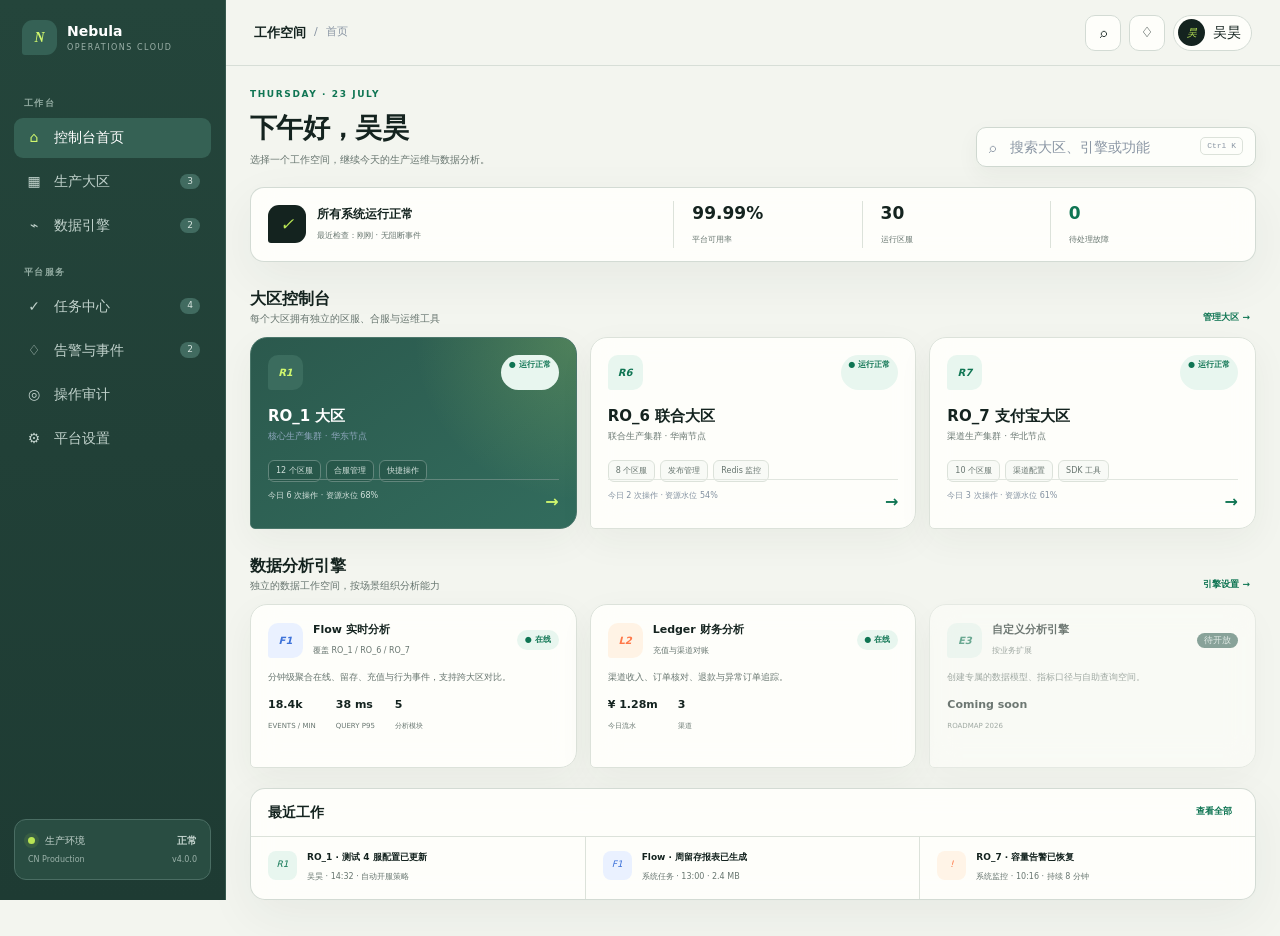
<file: index.backup-20260728.html>
<!doctype html><html lang="zh-CN"><head><meta charset="utf-8"><meta name="viewport" content="width=device-width,initial-scale=1"><title>Nebula 运维工作台</title><style>
:root{--ink:#162033;--muted:#718096;--line:#e2e7ed;--bg:#f3f5f7;--card:#fff;--nav:#0e1724;--blue:#2867e8;--blue2:#eaf1ff;--green:#12a875;--green2:#e7f7f1;--purple:#7659de;--purple2:#f0edff;--orange:#dc8b2d}*{box-sizing:border-box}body{margin:0;background:var(--bg);color:var(--ink);font:14px/1.5 Inter,"PingFang SC","Microsoft YaHei",system-ui,sans-serif}button,input{font:inherit;color:inherit}.app{min-height:100vh;display:grid;grid-template-columns:226px 1fr}.side{position:fixed;inset:0 auto 0 0;width:226px;height:100vh;padding:20px 14px;display:flex;flex-direction:column;background:var(--nav);color:#94a4b7;z-index:20}.brand{display:flex;align-items:center;gap:10px;padding:0 8px 22px;color:white}.logo{width:35px;height:35px;border-radius:10px;display:grid;place-items:center;background:linear-gradient(145deg,#347af7,#7455df);font-weight:850}.brand b{display:block}.brand small{display:block;color:#61748a;font-size:8px;letter-spacing:1.5px}.label{margin:20px 10px 7px;color:#53667c;font-size:9px;font-weight:800;letter-spacing:1.4px}.nav{display:grid;gap:4px}.nav button{height:40px;padding:0 11px;border:0;border-radius:9px;display:flex;align-items:center;gap:11px;background:transparent;color:#94a4b7;cursor:pointer;text-align:left}.nav button:hover,.nav button.active{color:white;background:#202d3e}.nav i{width:18px;text-align:center;font-style:normal}.badge{margin-left:auto;padding:1px 7px;border-radius:20px;background:#253246;font-size:9px}.sidefoot{margin-top:auto;padding:13px;border:1px solid #263244;border-radius:12px;background:#141e2b}.dot{width:7px;height:7px;display:inline-block;border-radius:50%;background:var(--green);box-shadow:0 0 0 4px #13a87518}.sidefoot div{display:flex;justify-content:space-between;font-size:10px}.sidefoot small{display:flex;justify-content:space-between;margin-top:6px;color:#5d7087;font-size:8px}.work{grid-column:2;min-width:0}.top{height:66px;padding:0 28px;position:sticky;top:0;z-index:10;display:flex;align-items:center;justify-content:space-between;background:#f3f5f7e8;backdrop-filter:blur(16px);border-bottom:1px solid #dce2e8}.crumb{display:flex;gap:8px;align-items:center;color:#8793a1;font-size:11px}.crumb b{color:var(--ink);font-size:13px}.top-actions{display:flex;gap:8px}.icon,.user{height:36px;border:1px solid var(--line);background:white;cursor:pointer}.icon{width:36px;border-radius:10px}.user{padding:4px 10px 4px 4px;border-radius:20px;display:flex;align-items:center;gap:8px}.avatar{width:27px;height:27px;border-radius:50%;display:grid;place-items:center;background:#26374d;color:white;font-size:10px}main{width:100%;max-width:none;margin:0;padding:22px 24px 36px}.view{display:none;animation:fade .28s ease}.view.active{display:block}@keyframes fade{from{opacity:0;transform:translateY(5px)}}.intro{display:flex;justify-content:space-between;align-items:flex-end;margin-bottom:20px}.eyebrow{color:var(--blue);font-size:9px;font-weight:850;letter-spacing:1.6px;text-transform:uppercase}.intro h1{margin:6px 0 4px;font-size:27px}.intro p,.section-head p{margin:0;color:var(--muted);font-size:10px}.searchbox{width:280px;height:40px;padding:0 12px;border:1px solid var(--line);border-radius:10px;background:white;color:#8a96a4;text-align:left;cursor:pointer}.searchbox kbd{float:right;padding:2px 6px;border:1px solid var(--line);border-radius:5px;font-size:8px}.pulse{margin-bottom:25px;padding:13px 17px;display:grid;grid-template-columns:1.4fr repeat(3,.65fr);align-items:center;border:1px solid var(--line);border-radius:14px;background:white;box-shadow:0 9px 28px #15233410}.pulse-main{display:flex;align-items:center;gap:11px}.pulse-icon{width:38px;height:38px;border-radius:11px;display:grid;place-items:center;background:var(--green2);color:var(--green);font-size:17px}.pulse b{display:block;font-size:12px}.pulse span{color:var(--muted);font-size:8px}.pulse-stat{padding-left:18px;border-left:1px solid var(--line)}.pulse-stat b{font-size:17px}.section{margin-top:25px}.section-head{margin-bottom:11px;display:flex;justify-content:space-between;align-items:flex-end}.section-head h2{margin:0;font-size:16px}.textbtn{border:0;background:transparent;color:var(--blue);font-size:9px;font-weight:750;cursor:pointer}.cards{display:grid;grid-template-columns:repeat(3,1fr);gap:13px}.card{position:relative;min-height:192px;padding:17px;border:1px solid var(--line);border-radius:15px;background:white;cursor:pointer;transition:.2s;box-shadow:0 5px 18px #18283b08}.card:hover{transform:translateY(-3px);border-color:#b5c9e8;box-shadow:0 14px 28px #17385e14}.card.hero{color:white;border-color:#183c66;background:radial-gradient(circle at 100% 0,#2a87945c,transparent 42%),linear-gradient(145deg,#143353,#101f34)}.card-top{display:flex;justify-content:space-between}.card-id{width:35px;height:35px;border-radius:10px;display:grid;place-items:center;background:var(--blue2);color:var(--blue);font-size:10px;font-weight:850}.hero .card-id{background:#6bd4db18;color:#6dd3d9}.status{padding:4px 8px;border-radius:20px;background:var(--green2);color:#0d9469;font-size:8px;font-weight:800}.card h3{margin:15px 0 3px;font-size:15px}.card p{margin:0;color:var(--muted);font-size:9px}.hero p{color:#90a8bf}.chips{margin-top:16px;display:flex;gap:5px;flex-wrap:wrap}.chip{padding:4px 7px;border:1px solid var(--line);border-radius:6px;background:#fafbfc;color:#687687;font-size:8px}.hero .chip{border-color:#2b445e;background:#1b354f;color:#9bb0c4}.card-foot{position:absolute;left:17px;right:17px;bottom:14px;padding-top:10px;border-top:1px solid #edf0f3;display:flex;justify-content:space-between;color:#82909f;font-size:8px}.hero .card-foot{border-color:#2b4259;color:#88a2ba}.arrow{color:var(--blue);font-size:16px}.hero .arrow{color:#5ed0d5}.engine{min-height:164px}.engine-title{display:flex;align-items:center;gap:10px}.engine-title>div{flex:1}.engine-title b{display:block;font-size:11px}.engine-title small{color:var(--muted);font-size:8px}.engine p{margin:12px 0}.numbers{display:flex;gap:20px}.numbers b{display:block;font-size:11px}.numbers small{color:var(--muted);font-size:7px}.disabled{opacity:.6;cursor:default}.recent{margin-top:20px;border:1px solid var(--line);border-radius:15px;background:white;overflow:hidden}.recent-head{padding:13px 17px;border-bottom:1px solid var(--line);display:flex;justify-content:space-between}.recent-list{display:grid;grid-template-columns:repeat(3,1fr)}.recent-item{padding:14px 17px;border-right:1px solid var(--line);display:flex;gap:10px}.recent-item:last-child{border:0}.recent-icon{width:29px;height:29px;border-radius:8px;display:grid;place-items:center;background:var(--blue2);color:var(--blue);font-size:9px}.recent-item b{display:block;font-size:9px}.recent-item span{color:var(--muted);font-size:8px}
.context{min-height:128px;margin-bottom:15px;padding:21px 23px;display:flex;justify-content:space-between;align-items:center;border-radius:17px;background:radial-gradient(circle at 75% -20%,#2aaebb42,transparent 39%),#11283f;color:white;box-shadow:0 13px 30px #0e233a20}.context.engine-context{background:radial-gradient(circle at 72% -20%,#7b5ce659,transparent 42%),#191d38}.context-title{display:flex;gap:14px;align-items:center}.context-logo{width:50px;height:50px;border:1px solid #ffffff18;border-radius:14px;display:grid;place-items:center;background:#ffffff0d;color:#75d1d6;font-weight:850}.engine-context .context-logo{color:#c2b3ff}.context h1{margin:2px 0 3px;font-size:22px}.context p{margin:0;color:#91a9bf;font-size:9px}.context-actions{display:flex;gap:7px}.darkbtn{height:34px;padding:0 11px;border:1px solid #ffffff20;border-radius:9px;background:#ffffff0d;color:#d8e5f1;font-size:9px;cursor:pointer}.subnav{margin-bottom:15px;padding:6px;display:flex;gap:4px;overflow:auto;border:1px solid var(--line);border-radius:11px;background:white}.subnav button{height:33px;padding:0 12px;border:0;border-radius:8px;background:transparent;color:#718092;font-size:9px;white-space:nowrap;cursor:pointer}.subnav button.active{background:var(--blue2);color:var(--blue);font-weight:800}.stats{display:grid;grid-template-columns:repeat(4,1fr);gap:11px}.stat{padding:15px;border:1px solid var(--line);border-radius:12px;background:white}.stat-label{display:flex;justify-content:space-between;color:var(--muted);font-size:8px}.stat strong{display:block;margin-top:9px;font-size:20px}.stat small{font-size:8px;color:var(--muted)}.line{margin-top:9px;height:5px;border-radius:8px;background:#edf1f4;overflow:hidden}.line i{display:block;height:100%;border-radius:inherit;background:var(--blue)}.detail{margin-top:13px;display:grid;grid-template-columns:1.35fr .65fr;gap:13px}.panel{border:1px solid var(--line);border-radius:15px;background:white;overflow:hidden;box-shadow:0 6px 20px #16253409}.panel-head{min-height:51px;padding:12px 15px;display:flex;justify-content:space-between;align-items:center;border-bottom:1px solid var(--line)}.panel-head b{font-size:10px}.panel-head span{display:block;color:var(--muted);font-size:8px}.tools{padding:12px;display:grid;grid-template-columns:repeat(3,1fr);gap:8px}.tool{min-height:98px;padding:12px;border:1px solid #e6eaef;border-radius:10px;background:#fbfcfd;cursor:pointer}.tool:hover{border-color:#b7cae6;background:white}.tool-icon{width:28px;height:28px;border-radius:8px;display:grid;place-items:center;background:var(--blue2);color:var(--blue);font-size:9px}.tool:nth-child(2n) .tool-icon{background:#fff3e5;color:var(--orange)}.tool:nth-child(3n) .tool-icon{background:var(--purple2);color:var(--purple)}.tool b{display:block;margin-top:9px;font-size:9px}.tool span{color:var(--muted);font-size:7px}.events{padding:4px 15px}.event{padding:12px 0;border-bottom:1px solid #edf0f3}.event:last-child{border:0}.event b{display:block;font-size:8px}.event span{color:var(--muted);font-size:7px}.server-panel{margin-top:13px}.toolbar{display:flex;gap:6px}.input{width:190px;height:32px;padding:0 10px;border:1px solid var(--line);border-radius:8px;font-size:9px}.btn{height:32px;padding:0 10px;border:1px solid var(--line);border-radius:8px;background:white;font-size:9px;cursor:pointer}.btn.primary{background:var(--blue);border-color:var(--blue);color:white}.table-wrap{overflow:auto}table{width:100%;border-collapse:collapse;white-space:nowrap}th{padding:9px 14px;background:#f7f8fa;color:#7b8795;text-align:left;font-size:8px}td{padding:10px 14px;border-top:1px solid #edf0f3;color:#536174;font-size:9px}.tag{padding:4px 7px;border-radius:6px;background:var(--green2);color:#10875f;font-size:8px;font-weight:800}.chart{height:220px;padding:20px 17px 14px;display:flex;align-items:flex-end;gap:8px;background:linear-gradient(#fff,#fbfaff)}.barpair{height:100%;flex:1;display:flex;align-items:flex-end;gap:2px;position:relative}.barpair:after{content:attr(data-day);position:absolute;bottom:-15px;left:50%;transform:translateX(-50%);color:#8d97a4;font-size:7px}.chartbar{width:50%;border-radius:5px 5px 2px 2px;background:var(--purple)}.chartbar.alt{background:#d9d0fa}.queries{padding:4px 14px}.query{padding:11px 0;border-bottom:1px solid #edf0f3;display:flex;justify-content:space-between}.query:last-child{border:0}.query b{display:block;font-size:8px}.query span{color:var(--muted);font-size:7px}.query em{font-style:normal;color:var(--green);font-size:8px}.modal{position:fixed;inset:0;z-index:50;display:none;place-items:center;background:#0810187a;backdrop-filter:blur(5px)}.modal.show{display:grid}.modal-card{width:min(580px,calc(100% - 30px));padding:14px;border-radius:15px;background:white}.modal-head{display:flex;justify-content:space-between;padding:3px 4px 12px}.close{border:0;background:transparent;cursor:pointer}.modal input{width:100%;height:41px;padding:0 12px;border:1px solid var(--line);border-radius:9px}.results{margin-top:9px;display:grid;gap:5px}.results button{padding:10px;border:0;border-radius:8px;background:#f7f9fb;display:flex;justify-content:space-between;text-align:left;cursor:pointer}.results small{color:var(--muted)}.toast{position:fixed;right:20px;bottom:20px;z-index:60;padding:10px 13px;border:1px solid #cde8de;border-radius:9px;background:white;box-shadow:0 12px 30px #12233324;opacity:0;transform:translateY(12px);transition:.2s}.toast.show{opacity:1;transform:none}.mobile{display:none}
@media(min-width:1600px){main{padding:24px 30px 40px}.context{min-height:138px}.detail{grid-template-columns:minmax(0,1.65fr) minmax(340px,.55fr)}.tools{grid-template-columns:repeat(6,minmax(0,1fr))}.tool{min-height:112px}.stats{gap:14px}.stat{padding:17px}.panel-head{padding-left:18px;padding-right:18px}}@media(max-width:980px){.cards{grid-template-columns:1fr 1fr}.pulse{grid-template-columns:1.3fr 1fr 1fr}.pulse-stat:last-child{display:none}.detail{grid-template-columns:1fr}}
@media(max-width:700px){.app{display:block}.side{transform:translateX(-100%);transition:.2s}.side.open{transform:none}.work{width:100%}.top{height:59px;padding:0 13px}.mobile{display:inline-block}.top-actions>.icon{display:none}main{padding:19px 12px 35px}.intro h1{font-size:22px}.searchbox{display:none}.pulse{grid-template-columns:1fr 1fr}.pulse-main{grid-column:1/-1;padding-bottom:8px}.pulse-stat{border:0;padding:0}.cards{grid-template-columns:1fr}.recent-list{grid-template-columns:1fr}.recent-item{border-right:0;border-bottom:1px solid var(--line)}.context{align-items:flex-start;flex-direction:column;gap:15px}.context-actions{width:100%}.context-actions button{flex:1}.stats{grid-template-columns:1fr 1fr}.tools{grid-template-columns:1fr 1fr}.panel-head.table-head{align-items:flex-start;flex-direction:column;gap:8px}.toolbar,.input{width:100%}}
/* reference-theme */
:root{--ink:#14231f;--muted:#67756f;--line:#dce2da;--bg:#f3f5ef;--card:rgba(255,255,252,.9);--nav:#14231f;--blue:#0f7553;--blue2:#e8f6ef;--green:#0f7553;--green2:#e8f6ef;--purple:#3d72d9;--purple2:#eaf1ff;--orange:#ff7849}
body{background:var(--bg);font-family:Inter,"PingFang SC","Microsoft YaHei",system-ui,sans-serif}
body:before{content:"";position:fixed;inset:0;pointer-events:none;opacity:.28;background-image:radial-gradient(rgba(22,48,40,.14) .65px,transparent .65px);background-size:6px 6px}
.side{background:#14231f;color:#9eb0a8;border-right:1px solid #243630}.brand{color:#fff}.logo{border-radius:11px 11px 11px 3px;background:#203832;color:#b8e454;box-shadow:none;font-family:Georgia,"Songti SC",serif}.brand small{color:#748a81}.label{color:#6e837b}.nav button{color:#9eafa8}.nav button:hover,.nav button.active{background:#203832;color:#fff}.nav button.active i{color:#b8e454}.badge{background:#293c35;color:#9fb1aa}.sidefoot{border-color:#31463e;background:#182b25}.sidefoot small{color:#70867d}.dot{background:#b8e454;box-shadow:0 0 0 4px rgba(184,228,84,.1)}
.top{background:rgba(243,245,239,.87);border-color:#d7ded7}.icon,.user{border-color:#d3dbd4;background:rgba(255,255,252,.9)}.avatar{background:#14231f;color:#b8e454}
.eyebrow{color:#0f7553}.intro h1,.section-head h2,.context h1{font-family:Georgia,"Songti SC",serif;font-weight:600}.intro h1{letter-spacing:-.025em}.searchbox{border-color:#cfd8d0;background:rgba(255,255,252,.88);box-shadow:0 8px 22px rgba(31,54,45,.05)}.searchbox:hover{border-color:#0f7553}.pulse,.recent,.panel,.stat,.subnav{background:rgba(255,255,252,.88);border-color:rgba(207,216,208,.9);box-shadow:0 16px 50px rgba(31,54,45,.06);backdrop-filter:blur(14px)}.pulse-icon{background:#14231f;color:#b8e454;border-radius:11px 11px 11px 3px}.pulse-stat{border-color:#dce2da}
.card{border-color:#dce2da;background:rgba(255,255,252,.88);box-shadow:0 12px 36px rgba(31,54,45,.05);backdrop-filter:blur(14px);border-radius:17px 17px 17px 5px}.card:hover{border-color:#a9b9ae;box-shadow:0 18px 45px rgba(31,54,45,.1)}.card.hero{border-color:#14231f;background:radial-gradient(circle at 100% 0,rgba(184,228,84,.16),transparent 42%),#14231f}.card-id{background:#e8f6ef;color:#0f7553;border-radius:10px 10px 10px 3px}.hero .card-id{background:#203832;color:#b8e454}.status{background:#e8f6ef;color:#0f7553}.chip{border-color:#dce2da;background:#f8faf6;color:#67756f}.hero .chip{border-color:#344941;background:#203832;color:#a8bbb3}.hero .arrow{color:#b8e454}.card-foot{border-color:#e1e6df}.engine-title .card-id{border-radius:10px 10px 10px 3px}
.context{border:1px solid #273b34;border-radius:22px 22px 22px 7px;background:radial-gradient(circle at 78% -30%,rgba(184,228,84,.16),transparent 40%),#14231f;box-shadow:0 22px 60px rgba(31,54,45,.13)}.context.engine-context{background:radial-gradient(circle at 76% -30%,rgba(61,114,217,.24),transparent 42%),#14231f}.context-logo{border-color:#344a42;background:#203832;color:#b8e454;border-radius:13px 13px 13px 4px}.engine-context .context-logo{color:#9ebcff}.context p{color:#a8bbb3}.darkbtn{border-color:#3a4f47;background:#203832;color:#d8e3de}.darkbtn:hover{border-color:#b8e454;color:#b8e454}.subnav{box-shadow:none}.subnav button.active{background:#14231f;color:#b8e454}.subnav button:hover:not(.active){background:#edf1eb;color:#14231f}
.panel{border-radius:17px 17px 17px 5px}.panel-head{border-color:#dce2da}.input,.btn,.modal input{border-color:#d3dbd4;background:#fff}.input:focus,.modal input:focus{outline:none;border-color:#0f7553;box-shadow:0 0 0 3px rgba(15,117,83,.08)}.btn.primary{border-color:#14231f;background:#14231f;color:#fff;box-shadow:0 8px 20px rgba(20,35,31,.14)}.btn.primary:hover{background:#203832}.table-wrap thead th{background:#edf1eb;color:#5f7069}.table-wrap tbody tr:hover{background:#f6f8f3}.tag{background:#e8f6ef;color:#0f7553}.chart{background:linear-gradient(rgba(255,255,252,.92),rgba(247,249,244,.9))}.chartbar{background:#3d72d9}.chartbar.alt{background:#b9cdf4}.query em{color:#0f7553}
.modal{background:rgba(20,35,31,.5)}.modal-card{border:1px solid #dce2da;background:#f8faf6;border-radius:20px 20px 20px 7px;box-shadow:0 28px 75px rgba(20,35,31,.24)}.results button{background:#eef2ec}.results button:hover{background:#e4ebdf}.toast{border-color:#b7d4c5;border-radius:11px 11px 11px 4px;background:#fff;box-shadow:0 18px 45px rgba(31,54,45,.14)}
@media(prefers-reduced-motion:reduce){*,*:before,*:after{scroll-behavior:auto!important;animation-duration:.01ms!important;transition-duration:.01ms!important}}/* light-green-balance */
.side{background:linear-gradient(180deg,#24453b 0%,#1e3b33 100%);color:#c4d4ce;border-right-color:#36584e}.brand small{color:#9bb0a8}.logo{background:#356155;color:#d0f76e}.label{color:#91aaa0}.nav button{color:#c1d2cc}.nav button:hover{background:#2d5448;color:#fff}.nav button.active{background:#356154;color:#fff}.nav button.active i{color:#d0f76e}.badge{background:#416b60;color:#d5e2dd}.sidefoot{border-color:#4a6d63;background:#294d42}.sidefoot small{color:#9bb2aa}
.context{border-color:#4b776b;background:radial-gradient(circle at 78% -30%,rgba(208,247,110,.22),transparent 42%),linear-gradient(135deg,#2b594d 0%,#347261 100%);box-shadow:0 18px 46px rgba(31,68,57,.16)}.context.engine-context{background:radial-gradient(circle at 76% -25%,rgba(145,183,255,.27),transparent 43%),linear-gradient(135deg,#315668 0%,#3d7180 100%);border-color:#668592}.context-logo{border-color:#5b8277;background:#3b6c5e;color:#d0f76e}.engine-context .context-logo{border-color:#7693a0;background:#4a7482;color:#d4e2ff}.context .eyebrow{color:#d0f76e!important}.engine-context .eyebrow{color:#d4e2ff!important}.context p{color:#d7e5df}.darkbtn{border-color:#6d9187;background:rgba(24,61,51,.34);color:#f2f8f5}.darkbtn:hover{border-color:#d0f76e;color:#e6ff9f;background:rgba(24,61,51,.5)}
.card.hero{border-color:#4b776b;background:radial-gradient(circle at 100% 0,rgba(208,247,110,.2),transparent 43%),linear-gradient(145deg,#2b594d,#326c5d)}.hero .card-id{background:#3b6c5e;color:#d0f76e}.hero .chip{border-color:#62867c;background:rgba(27,69,58,.34);color:#d3e1dc}.hero .card-foot{border-color:#62867c;color:#d5e3de}.hero .arrow{color:#d0f76e}.subnav button.active{background:#28584b;color:#d0f76e}</style></head><body><div class="app"><aside class="side" id="side"><div class="brand"><i class="logo">N</i><div><b>Nebula</b><small>OPERATIONS CLOUD</small></div></div><div class="label">工作台</div><nav class="nav"><button class="active" data-view="home"><i>⌂</i>控制台首页</button><button data-scroll="regions"><i>▦</i>生产大区<span class="badge">3</span></button><button data-scroll="engines"><i>⌁</i>数据引擎<span class="badge">2</span></button></nav><div class="label">平台服务</div><nav class="nav"><button class="demo"><i>✓</i>任务中心<span class="badge">4</span></button><button class="demo"><i>♢</i>告警与事件<span class="badge">2</span></button><button class="demo"><i>◎</i>操作审计</button><button class="demo"><i>⚙</i>平台设置</button></nav><div class="sidefoot"><div><span><i class="dot"></i>　生产环境</span><b>正常</b></div><small><span>CN Production</span><span>v4.0.0</span></small></div></aside><div class="work"><header class="top"><div style="display:flex;gap:9px;align-items:center"><button class="icon mobile" id="menu">☰</button><div class="crumb" id="crumb"><b>工作空间</b><span>/</span><span>首页</span></div></div><div class="top-actions"><button class="icon" id="topSearch">⌕</button><button class="icon demo">♢</button><button class="user"><i class="avatar">昊</i><span>吴昊</span></button></div></header><main>
<section class="view active" id="homeView"><div class="intro"><div><div class="eyebrow">Thursday · 23 July</div><h1>下午好，吴昊</h1><p>选择一个工作空间，继续今天的生产运维与数据分析。</p></div><button class="searchbox" id="command">⌕　搜索大区、引擎或功能 <kbd>Ctrl K</kbd></button></div><div class="pulse"><div class="pulse-main"><i class="pulse-icon">✓</i><div><b>所有系统运行正常</b><span>最近检查：刚刚 · 无阻断事件</span></div></div><div class="pulse-stat"><b>99.99%</b><span>平台可用率</span></div><div class="pulse-stat"><b>30</b><span>运行区服</span></div><div class="pulse-stat"><b style="color:var(--green)">0</b><span>待处理故障</span></div></div>
<section class="section" id="regions"><div class="section-head"><div><h2>大区控制台</h2><p>每个大区拥有独立的区服、合服与运维工具</p></div><button class="textbtn demo">管理大区 →</button></div><div class="cards"><article class="card hero" data-view="region"><div class="card-top"><i class="card-id">R1</i><span class="status">● 运行正常</span></div><h3>RO_1 大区</h3><p>核心生产集群 · 华东节点</p><div class="chips"><span class="chip">12 个区服</span><span class="chip">合服管理</span><span class="chip">快捷操作</span></div><div class="card-foot"><span>今日 6 次操作 · 资源水位 68%</span><b class="arrow">→</b></div></article><article class="card" data-demo-name="RO_6 联合大区"><div class="card-top"><i class="card-id">R6</i><span class="status">● 运行正常</span></div><h3>RO_6 联合大区</h3><p>联合生产集群 · 华南节点</p><div class="chips"><span class="chip">8 个区服</span><span class="chip">发布管理</span><span class="chip">Redis 监控</span></div><div class="card-foot"><span>今日 2 次操作 · 资源水位 54%</span><b class="arrow">→</b></div></article><article class="card" data-demo-name="RO_7 支付宝大区"><div class="card-top"><i class="card-id">R7</i><span class="status">● 运行正常</span></div><h3>RO_7 支付宝大区</h3><p>渠道生产集群 · 华北节点</p><div class="chips"><span class="chip">10 个区服</span><span class="chip">渠道配置</span><span class="chip">SDK 工具</span></div><div class="card-foot"><span>今日 3 次操作 · 资源水位 61%</span><b class="arrow">→</b></div></article></div></section>
<section class="section" id="engines"><div class="section-head"><div><h2>数据分析引擎</h2><p>独立的数据工作空间，按场景组织分析能力</p></div><button class="textbtn demo">引擎设置 →</button></div><div class="cards"><article class="card engine" data-view="engine"><div class="engine-title"><i class="card-id" style="color:var(--purple);background:var(--purple2)">F1</i><div><b>Flow 实时分析</b><small>覆盖 RO_1 / RO_6 / RO_7</small></div><span class="status">● 在线</span></div><p>分钟级聚合在线、留存、充值与行为事件，支持跨大区对比。</p><div class="numbers"><div><b>18.4k</b><small>EVENTS / MIN</small></div><div><b>38 ms</b><small>QUERY P95</small></div><div><b>5</b><small>分析模块</small></div></div></article><article class="card engine" data-demo-name="Ledger 财务分析"><div class="engine-title"><i class="card-id" style="color:var(--orange);background:#fff3e5">L2</i><div><b>Ledger 财务分析</b><small>充值与渠道对账</small></div><span class="status">● 在线</span></div><p>渠道收入、订单核对、退款与异常订单追踪。</p><div class="numbers"><div><b>¥ 1.28m</b><small>今日流水</small></div><div><b>3</b><small>渠道</small></div></div></article><article class="card engine disabled"><div class="engine-title"><i class="card-id">E3</i><div><b>自定义分析引擎</b><small>按业务扩展</small></div><span class="badge">待开放</span></div><p>创建专属的数据模型、指标口径与自助查询空间。</p><div class="numbers"><div><b>Coming soon</b><small>ROADMAP 2026</small></div></div></article></div></section>
<section class="recent"><div class="recent-head"><b>最近工作</b><button class="textbtn demo">查看全部</button></div><div class="recent-list"><div class="recent-item"><i class="recent-icon">R1</i><div><b>RO_1 · 测试 4 服配置已更新</b><span>吴昊 · 14:32 · 自动开服策略</span></div></div><div class="recent-item"><i class="recent-icon" style="color:var(--purple);background:var(--purple2)">F1</i><div><b>Flow · 周留存报表已生成</b><span>系统任务 · 13:00 · 2.4 MB</span></div></div><div class="recent-item"><i class="recent-icon" style="color:var(--orange);background:#fff4e7">!</i><div><b>RO_7 · 容量告警已恢复</b><span>系统监控 · 10:16 · 持续 8 分钟</span></div></div></div></section></section>
<section class="view" id="regionView"><section class="context"><div class="context-title"><i class="context-logo">R1</i><div><div class="eyebrow" style="color:#63cbd2">Region Workspace</div><h1>RO_1 大区</h1><p><i class="dot"></i>　生产环境运行正常 · 华东节点 · 12 个区服</p></div></div><div class="context-actions"><button class="darkbtn" data-view="home">← 切换工作空间</button><button class="darkbtn demo">⚙ 大区设置</button></div></section><nav class="subnav"><button class="active" data-jump="servers">区服列表</button><button class="demo">新服部署</button><button class="demo">合服管理</button><button class="demo">Redis DB</button><button class="demo">快捷操作</button><button class="demo">SDK 相关</button></nav><section class="panel server-panel" id="servers"><div class="panel-head table-head"><div><b>区服列表</b><span>实时状态与容量快照</span></div><div class="toolbar"><input class="input" id="serverSearch" placeholder="搜索区服名称或 ID"><button class="btn demo">筛选</button><button class="btn primary" id="refresh">↻ 刷新</button></div></div><div class="table-wrap"><table><thead><tr><th>区服 ID</th><th>名称</th><th>数据库</th><th>实时负载</th><th>注册用户</th><th>开服时间</th><th>状态</th></tr></thead><tbody id="rows"><tr><td><b>10989</b></td><td>战斗 2 服</td><td>DB-189</td><td>0 / 0</td><td>0</td><td>2026-08-03 01:14</td><td><span class="tag">已开启</span></td></tr><tr><td><b>10988</b></td><td>战斗 1 服</td><td>DB-188</td><td>0 / 0</td><td>0</td><td>2026-06-16 01:14</td><td><span class="tag">已开启</span></td></tr><tr><td><b>10010</b></td><td>返利服</td><td>DB-10</td><td>4 / 4</td><td>12</td><td>2026-05-06 01:14</td><td><span class="tag">已开启</span></td></tr><tr><td><b>10009</b></td><td>测试 6 服</td><td>DB-9</td><td>18 / 94</td><td>66</td><td>2026-06-29 11:14</td><td><span class="tag">已开启</span></td></tr><tr><td><b>10008</b></td><td>测试 5 服</td><td>DB-8</td><td>38 / 150</td><td>108</td><td>2026-07-10 01:14</td><td><span class="tag">已开启</span></td></tr><tr><td><b>10007</b></td><td>测试 4 服</td><td>DB-7</td><td>10 / 26</td><td>38</td><td>2026-07-23 01:14</td><td><span class="tag">已开启</span></td></tr><tr><td><b>10006</b></td><td>测试 3 服</td><td>DB-6</td><td>100 / 1092</td><td>344</td><td>2026-06-12 01:14</td><td><span class="tag">已开启</span></td></tr><tr><td><b>10005</b></td><td>测试 2 服</td><td>DB-5</td><td>112 / 1422</td><td>489</td><td>2026-06-22 01:14</td><td><span class="tag">已开启</span></td></tr><tr><td><b>10004</b></td><td>测试 1 服</td><td>DB-4</td><td>246 / 2888</td><td>712</td><td>2026-07-20 01:14</td><td><span class="tag">已开启</span></td></tr><tr><td><b>10003</b></td><td>仙境 3 服</td><td>DB-3</td><td>69 / 3705</td><td>188</td><td>2025-08-09 01:14</td><td><span class="tag">已开启</span></td></tr><tr><td><b>10002</b></td><td>仙境 2 服</td><td>DB-2</td><td>41 / 593</td><td>158</td><td>2025-05-30 01:14</td><td><span class="tag">已开启</span></td></tr><tr><td><b>10001</b></td><td>仙境 1 服</td><td>DB-1</td><td>32 / 508</td><td>141</td><td>2025-04-18 01:14</td><td><span class="tag">已开启</span></td></tr></tbody></table></div></section></section>
<section class="view" id="engineView"><section class="context engine-context"><div class="context-title"><i class="context-logo">F1</i><div><div class="eyebrow" style="color:#b9a8ff">Analytics Workspace</div><h1>Flow 实时分析</h1><p><i class="dot"></i>　数据摄入正常 · 覆盖 3 个生产大区 · 延迟 38 ms</p></div></div><div class="context-actions"><button class="darkbtn" data-view="home">← 切换工作空间</button><button class="darkbtn demo">⚙ 引擎设置</button></div></section><nav class="subnav"><button class="active">在线分析</button><button class="demo">留存分析</button><button class="demo">收入分析</button><button class="demo">玩家分层</button><button class="demo">自定义查询</button><button class="demo">数据源</button></nav><div class="detail"><section class="panel"><div class="panel-head"><div><b>7 日活跃趋势</b><span>实时在线与付费用户</span></div><span>紫色：在线　浅色：付费</span></div><div class="chart"><div class="barpair" data-day="周五"><i class="chartbar" style="height:50%"></i><i class="chartbar alt" style="height:22%"></i></div><div class="barpair" data-day="周六"><i class="chartbar" style="height:64%"></i><i class="chartbar alt" style="height:29%"></i></div><div class="barpair" data-day="周日"><i class="chartbar" style="height:58%"></i><i class="chartbar alt" style="height:25%"></i></div><div class="barpair" data-day="周一"><i class="chartbar" style="height:72%"></i><i class="chartbar alt" style="height:32%"></i></div><div class="barpair" data-day="周二"><i class="chartbar" style="height:68%"></i><i class="chartbar alt" style="height:30%"></i></div><div class="barpair" data-day="周三"><i class="chartbar" style="height:84%"></i><i class="chartbar alt" style="height:39%"></i></div><div class="barpair" data-day="今日"><i class="chartbar" style="height:94%"></i><i class="chartbar alt" style="height:45%"></i></div></div></section><section class="panel"><div class="panel-head"><div><b>最近分析</b><span>可继续打开的工作</span></div><button class="textbtn demo">全部报表</button></div><div class="queries"><div class="query"><div><b>7 日新用户留存</b><span>RO_1 / RO_6 · 12:45</span></div><em>已完成</em></div><div class="query"><div><b>渠道充值对比</b><span>全部大区 · 11:20</span></div><em>已完成</em></div><div class="query"><div><b>高价值玩家分层</b><span>RO_7 · 昨天 18:42</span></div><em>已完成</em></div><div class="query"><div><b>自定义事件漏斗</b><span>草稿 · 昨天 16:08</span></div><span>继续编辑 →</span></div></div></section></div></section></main></div></div><div class="modal" id="modal"><div class="modal-card"><div class="modal-head"><b>前往工作空间或功能</b><button class="close" id="close">✕</button></div><input placeholder="搜索 RO_1、合服管理、Flow…"><div class="results"><button data-view="region"><span><b>RO_1 大区</b><br><small>大区工作空间</small></span><span>→</span></button><button data-view="engine"><span><b>Flow 实时分析</b><br><small>数据分析引擎</small></span><span>→</span></button><button class="demo"><span><b>合服管理</b><br><small>RO_1 / 运维功能</small></span><span>→</span></button></div></div></div><div class="toast" id="toast"><i class="dot"></i>　<span id="toastText">操作完成</span></div><script>
const V={home:homeView,region:regionView,engine:engineView},C=crumb,S=side,M=modal,T=toast,TT=toastText;function note(t){TT.textContent=t;T.classList.add('show');clearTimeout(window.x);window.x=setTimeout(()=>T.classList.remove('show'),2000)}function show(n){Object.entries(V).forEach(([k,v])=>v.classList.toggle('active',k===n));document.querySelectorAll('.nav button').forEach(b=>b.classList.remove('active'));let activeNav=n==='region'?document.querySelector('[data-scroll="regions"]'):n==='engine'?document.querySelector('[data-scroll="engines"]'):document.querySelector('[data-view="home"]');if(activeNav)activeNav.classList.add('active');let l=n==='region'?'RO_1 大区':n==='engine'?'Flow 实时分析':'首页';C.innerHTML=n==='home'?'<b>工作空间</b><span>/</span><span>首页</span>':'<button class="textbtn" id="backCrumb">工作空间</button><span>/</span><b>'+l+'</b>';document.getElementById('backCrumb')?.addEventListener('click',()=>show('home'));S.classList.remove('open');M.classList.remove('show');scrollTo({top:0,behavior:'smooth'});history.replaceState(null,'','#'+n)}document.addEventListener('click',e=>{let v=e.target.closest('[data-view]');if(v)return show(v.dataset.view);let j=e.target.closest('[data-jump]');if(j)return document.getElementById(j.dataset.jump)?.scrollIntoView({behavior:'smooth'});let d=e.target.closest('[data-demo-name]');if(d)return note(d.dataset.demoName+' 原型入口');if(e.target.closest('.demo'))note('该功能入口已预留，可继续扩展详情页')});document.querySelectorAll('[data-scroll]').forEach(b=>b.onclick=()=>{show('home');setTimeout(()=>document.getElementById(b.dataset.scroll).scrollIntoView({behavior:'smooth'}),80)});menu.onclick=()=>S.classList.toggle('open');function openSearch(){M.classList.add('show');setTimeout(()=>M.querySelector('input').focus(),30)}command.onclick=openSearch;topSearch.onclick=openSearch;close.onclick=()=>M.classList.remove('show');M.onclick=e=>{if(e.target===M)M.classList.remove('show')};document.addEventListener('keydown',e=>{if((e.ctrlKey||e.metaKey)&&e.key.toLowerCase()==='k'){e.preventDefault();openSearch()}if(e.key==='Escape')M.classList.remove('show')});serverSearch.oninput=function(){let q=this.value.toLowerCase();document.querySelectorAll('#rows tr').forEach(r=>r.style.display=r.textContent.toLowerCase().includes(q)?'':'none')};refresh.onclick=()=>note('区服状态已同步');let h=location.hash.slice(1);if(V[h])show(h);
</script></body></html>
</file>
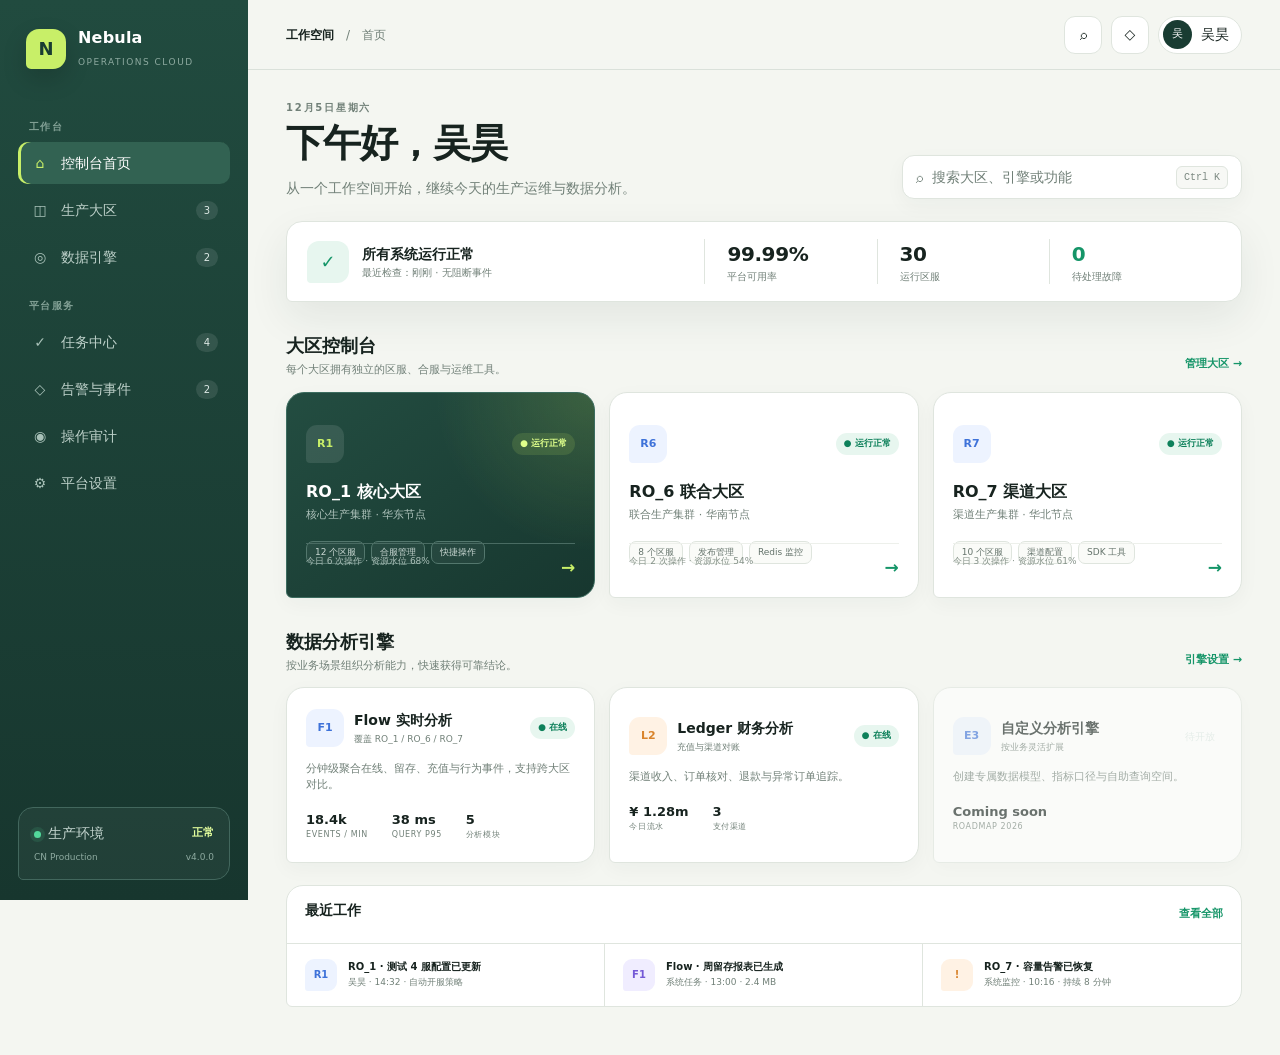
<file: index.backup-20260804.html>
<!DOCTYPE html>
<html lang="zh-CN">
<head>
  <meta charset="UTF-8">
  <meta name="viewport" content="width=device-width, initial-scale=1.0">
  <meta name="description" content="Nebula 游戏业务运维与数据分析工作台">
  <title>Nebula · 运维工作台</title>
  <style>
    :root {
      --ink: #17231f;
      --muted: #718078;
      --paper: #f4f6f1;
      --card: #ffffff;
      --line: #dfe5de;
      --forest: #193c32;
      --forest-2: #28594b;
      --lime: #c8ef68;
      --blue: #3e72d9;
      --blue-soft: #edf3ff;
      --green: #159568;
      --green-soft: #e7f6ef;
      --orange: #d9842c;
      --orange-soft: #fff2e4;
      --shadow: 0 16px 40px rgba(31, 56, 47, .08);
    }

    * { box-sizing: border-box; }

    html { scroll-behavior: smooth; }

    body {
      margin: 0;
      min-height: 100vh;
      background: var(--paper);
      color: var(--ink);
      font-family: Inter, "PingFang SC", "Microsoft YaHei", system-ui, sans-serif;
      font-size: 14px;
      line-height: 1.5;
    }

    button, input { font: inherit; }
    button { color: inherit; }
    button:focus-visible, input:focus-visible { outline: 3px solid rgba(62, 114, 217, .22); outline-offset: 2px; }

    .app { min-height: 100vh; display: grid; grid-template-columns: 248px minmax(0, 1fr); }

    .sidebar {
      position: fixed;
      inset: 0 auto 0 0;
      z-index: 30;
      width: 248px;
      padding: 26px 18px 20px;
      display: flex;
      flex-direction: column;
      background: linear-gradient(180deg, #214b3f 0%, #17362e 100%);
      color: #c4d5cf;
    }

    .brand { display: flex; align-items: center; gap: 12px; padding: 0 8px 28px; color: white; }
    .brand-mark { width: 40px; height: 40px; display: grid; place-items: center; border-radius: 13px 13px 13px 5px; background: var(--lime); color: var(--forest); font-size: 18px; font-weight: 900; box-shadow: 0 10px 24px rgba(0, 0, 0, .16); }
    .brand b { display: block; font-size: 16px; letter-spacing: .2px; }
    .brand small { color: #8eaaa0; font-size: 9px; letter-spacing: 1.5px; }

    .nav-label { margin: 20px 11px 8px; color: #82a095; font-size: 10px; font-weight: 800; letter-spacing: 1.4px; }
    .nav { display: grid; gap: 5px; }
    .nav-button {
      width: 100%; height: 42px; padding: 0 12px; border: 0; border-radius: 10px;
      display: flex; align-items: center; gap: 11px; background: transparent; color: #bdd0c9;
      cursor: pointer; text-align: left; transition: background .2s ease, color .2s ease, transform .2s ease;
    }
    .nav-button:hover { background: rgba(255, 255, 255, .07); color: white; transform: translateX(2px); }
    .nav-button.active { background: #326252; color: white; box-shadow: inset 3px 0 var(--lime); }
    .nav-icon { width: 20px; color: #a8c1b8; text-align: center; font-style: normal; }
    .nav-button.active .nav-icon { color: var(--lime); }
    .badge { margin-left: auto; min-width: 22px; padding: 2px 7px; border-radius: 999px; background: rgba(255, 255, 255, .1); color: #dce8e4; font-size: 10px; text-align: center; }

    .environment { margin-top: auto; padding: 15px; border: 1px solid #42675d; border-radius: 15px 15px 15px 5px; background: rgba(255, 255, 255, .045); }
    .environment div, .environment small { display: flex; align-items: center; justify-content: space-between; }
    .environment b { color: #e5ff9e; font-size: 11px; }
    .environment small { margin-top: 7px; color: #8eaaa0; font-size: 9px; }
    .status-dot { width: 7px; height: 7px; display: inline-block; margin-right: 7px; border-radius: 50%; background: #52d99b; box-shadow: 0 0 0 4px rgba(82, 217, 155, .12); }

    .workspace { grid-column: 2; min-width: 0; }
    .topbar {
      position: sticky; top: 0; z-index: 20; height: 70px; padding: 0 clamp(18px, 3vw, 38px);
      display: flex; align-items: center; justify-content: space-between;
      border-bottom: 1px solid rgba(215, 223, 215, .9); background: rgba(244, 246, 241, .88); backdrop-filter: blur(16px);
    }
    .topbar-left, .top-actions, .user-button { display: flex; align-items: center; }
    .topbar-left { gap: 11px; }
    .breadcrumb { color: var(--muted); font-size: 12px; }
    .breadcrumb strong { color: var(--ink); }
    .top-actions { gap: 9px; }
    .icon-button, .user-button { height: 38px; border: 1px solid var(--line); background: white; cursor: pointer; }
    .icon-button { width: 38px; border-radius: 11px; }
    .icon-button:hover { border-color: #b8c6bc; background: #fbfcf9; }
    .user-button { gap: 9px; padding: 4px 12px 4px 4px; border-radius: 999px; }
    .avatar { width: 29px; height: 29px; display: grid; place-items: center; border-radius: 50%; background: var(--forest); color: white; font-size: 11px; font-style: normal; }
    .menu-button { display: none; }

    main { width: min(1420px, 100%); margin: 0 auto; padding: 30px clamp(18px, 3vw, 38px) 48px; }
    .view { display: none; animation: reveal .35s ease; }
    .view.active { display: block; }
    @keyframes reveal { from { opacity: 0; transform: translateY(6px); } }

    .welcome { display: flex; align-items: flex-end; justify-content: space-between; gap: 25px; margin-bottom: 22px; }
    .eyebrow { margin: 0 0 8px; color: var(--green); font-size: 10px; font-weight: 900; letter-spacing: 1.8px; text-transform: uppercase; }
    h1, h2, h3, p { margin-top: 0; }
    .welcome h1 { margin-bottom: 6px; font-size: clamp(28px, 3vw, 38px); letter-spacing: -1.2px; }
    .welcome p { margin-bottom: 0; color: var(--muted); }
    .command-button { width: min(340px, 100%); height: 44px; padding: 0 13px; border: 1px solid var(--line); border-radius: 12px; display: flex; align-items: center; gap: 9px; background: white; color: var(--muted); cursor: pointer; box-shadow: 0 7px 20px rgba(31, 56, 47, .04); }
    .command-button kbd { margin-left: auto; padding: 3px 7px; border: 1px solid var(--line); border-radius: 6px; background: #f7f8f5; color: #7b8881; font-size: 10px; }

    .health-strip { margin-bottom: 28px; padding: 17px 20px; display: grid; grid-template-columns: 1.5fr repeat(3, .65fr); align-items: center; border: 1px solid var(--line); border-radius: 16px 16px 16px 6px; background: var(--card); box-shadow: var(--shadow); }
    .health-main { display: flex; align-items: center; gap: 13px; }
    .health-icon { width: 42px; height: 42px; display: grid; place-items: center; border-radius: 12px 12px 12px 4px; background: var(--green-soft); color: var(--green); font-size: 18px; font-style: normal; font-weight: 900; }
    .health-main b, .health-main small, .health-stat strong, .health-stat span { display: block; }
    .health-main small, .health-stat span { color: var(--muted); font-size: 10px; }
    .health-stat { padding-left: 22px; border-left: 1px solid var(--line); }
    .health-stat strong { font-size: 20px; letter-spacing: -.4px; }

    .section { margin-top: 30px; }
    .section-heading { margin-bottom: 13px; display: flex; align-items: flex-end; justify-content: space-between; gap: 16px; }
    .section-heading h2 { margin-bottom: 3px; font-size: 18px; }
    .section-heading p { margin-bottom: 0; color: var(--muted); font-size: 11px; }
    .text-button { padding: 6px 0; border: 0; background: none; color: var(--green); font-weight: 800; font-size: 11px; cursor: pointer; }
    .text-button:hover { color: var(--forest); }

    .card-grid { display: grid; grid-template-columns: repeat(3, minmax(0, 1fr)); gap: 14px; }
    .card { position: relative; min-height: 206px; padding: 19px; border: 1px solid var(--line); border-radius: 18px 18px 18px 6px; background: white; box-shadow: 0 6px 20px rgba(31, 56, 47, .04); transition: transform .2s ease, box-shadow .2s ease, border-color .2s ease; }
    button.card { width: 100%; color: inherit; font: inherit; text-align: left; cursor: pointer; }
    .card:hover { transform: translateY(-4px); border-color: #b9c8bd; box-shadow: var(--shadow); }
    .card.featured { border-color: #3c6c5f; background: radial-gradient(circle at 100% 0, rgba(200, 239, 104, .18), transparent 43%), linear-gradient(145deg, #234d41, #17372f); color: white; }
    .card-top, .engine-title { display: flex; align-items: center; justify-content: space-between; gap: 10px; }
    .card-code { width: 38px; height: 38px; display: grid; place-items: center; border-radius: 11px 11px 11px 4px; background: var(--blue-soft); color: var(--blue); font-size: 11px; font-weight: 900; font-style: normal; }
    .featured .card-code { background: rgba(255, 255, 255, .1); color: var(--lime); }
    .status-pill { padding: 4px 8px; border-radius: 999px; background: var(--green-soft); color: #0e815b; font-size: 9px; font-weight: 800; }
    .featured .status-pill { background: rgba(200, 239, 104, .13); color: #dfff8b; }
    .card h3 { margin: 17px 0 3px; font-size: 16px; }
    .card p { margin-bottom: 0; color: var(--muted); font-size: 11px; }
    .featured p { color: #afc3bc; }
    .chips { margin-top: 17px; display: flex; flex-wrap: wrap; gap: 6px; }
    .chip { padding: 4px 8px; border: 1px solid var(--line); border-radius: 7px; background: #fafbf8; color: #64736b; font-size: 9px; }
    .featured .chip { border-color: #53776d; background: rgba(255, 255, 255, .045); color: #cbd9d4; }
    .card-footer { position: absolute; inset: auto 19px 16px; padding-top: 11px; border-top: 1px solid #edf0eb; display: flex; justify-content: space-between; color: #839087; font-size: 9px; }
    .featured .card-footer { border-color: #496b62; color: #abc0b9; }
    .arrow { color: var(--green); font-size: 17px; }
    .featured .arrow { color: var(--lime); }

    .engine-card { min-height: 176px; }
    .engine-title { justify-content: flex-start; }
    .engine-title div { flex: 1; }
    .engine-title b, .engine-title small { display: block; }
    .engine-title small { margin-top: 2px; color: var(--muted); font-size: 9px; }
    .engine-card p { margin-top: 14px; }
    .metrics { margin-top: 16px; display: flex; gap: 24px; }
    .metrics strong, .metrics small { display: block; }
    .metrics strong { font-size: 13px; }
    .metrics small { color: var(--muted); font-size: 8px; letter-spacing: .6px; }
    .disabled { opacity: .62; cursor: default !important; }
    .disabled:hover { transform: none; box-shadow: 0 6px 20px rgba(31, 56, 47, .04); }

    .activity { margin-top: 22px; border: 1px solid var(--line); border-radius: 17px 17px 17px 6px; overflow: hidden; background: white; }
    .activity-head { padding: 14px 18px; border-bottom: 1px solid var(--line); display: flex; justify-content: space-between; }
    .activity-list { display: grid; grid-template-columns: repeat(3, 1fr); }
    .activity-item { padding: 15px 18px; border-right: 1px solid var(--line); display: flex; gap: 11px; }
    .activity-item:last-child { border-right: 0; }
    .activity-icon { flex: 0 0 32px; height: 32px; display: grid; place-items: center; border-radius: 9px 9px 9px 3px; background: var(--blue-soft); color: var(--blue); font-size: 10px; font-style: normal; font-weight: 900; }
    .activity-item b, .activity-item span { display: block; }
    .activity-item b { font-size: 10px; }
    .activity-item span { margin-top: 2px; color: var(--muted); font-size: 9px; }

    .context-banner { min-height: 142px; margin-bottom: 16px; padding: 24px 26px; border: 1px solid #4b776b; border-radius: 20px 20px 20px 7px; display: flex; align-items: center; justify-content: space-between; gap: 20px; background: radial-gradient(circle at 78% -20%, rgba(200, 239, 104, .22), transparent 42%), linear-gradient(135deg, #29594c, #347361); color: white; box-shadow: 0 18px 46px rgba(31, 68, 57, .16); }
    .context-title { display: flex; align-items: center; gap: 15px; }
    .context-logo { width: 54px; height: 54px; display: grid; place-items: center; border: 1px solid #6d9187; border-radius: 15px 15px 15px 5px; background: rgba(24, 61, 51, .28); color: var(--lime); font-size: 15px; font-style: normal; font-weight: 900; }
    .context-banner h1 { margin: 3px 0 4px; font-size: 25px; }
    .context-banner p { margin: 0; color: #d7e5df; font-size: 10px; }
    .context-actions { display: flex; gap: 8px; }
    .dark-button { height: 36px; padding: 0 13px; border: 1px solid #71968b; border-radius: 10px; background: rgba(24, 61, 51, .32); color: #f2f8f5; font-size: 10px; cursor: pointer; }
    .dark-button:hover { border-color: var(--lime); color: #ebffb8; }

    .tabs { margin-bottom: 15px; padding: 6px; display: flex; gap: 4px; overflow-x: auto; border: 1px solid var(--line); border-radius: 13px; background: white; }
    .tab { height: 34px; padding: 0 13px; border: 0; border-radius: 8px; background: transparent; color: var(--muted); font-size: 10px; white-space: nowrap; cursor: pointer; }
    .tab:hover { background: #f1f4ef; color: var(--ink); }
    .tab.active { background: var(--forest); color: var(--lime); font-weight: 800; }

    .stats-grid { margin-bottom: 14px; display: grid; grid-template-columns: repeat(4, 1fr); gap: 12px; }
    .stat-card { padding: 16px; border: 1px solid var(--line); border-radius: 14px 14px 14px 5px; background: white; }
    .stat-label { display: flex; justify-content: space-between; color: var(--muted); font-size: 9px; }
    .stat-card strong { display: block; margin-top: 8px; font-size: 21px; }
    .stat-card small { color: var(--muted); font-size: 9px; }
    .progress { height: 5px; margin-top: 10px; border-radius: 999px; overflow: hidden; background: #edf1ec; }
    .progress i { display: block; height: 100%; border-radius: inherit; background: var(--green); }

    .panel { border: 1px solid var(--line); border-radius: 17px 17px 17px 6px; overflow: hidden; background: white; box-shadow: 0 7px 22px rgba(31, 56, 47, .04); }
    .panel-head { min-height: 57px; padding: 12px 16px; border-bottom: 1px solid var(--line); display: flex; align-items: center; justify-content: space-between; gap: 14px; }
    .panel-head b, .panel-head span { display: block; }
    .panel-head span { color: var(--muted); font-size: 9px; }
    .toolbar { display: flex; gap: 7px; }
    .input { width: 210px; height: 34px; padding: 0 11px; border: 1px solid var(--line); border-radius: 9px; background: #fff; font-size: 10px; }
    .button { height: 34px; padding: 0 12px; border: 1px solid var(--line); border-radius: 9px; background: white; font-size: 10px; cursor: pointer; }
    .button:hover { border-color: #b8c6bc; }
    .button.primary { border-color: var(--forest); background: var(--forest); color: white; }
    .button.primary:hover { background: var(--forest-2); }
    .table-wrap { overflow-x: auto; }
    table { width: 100%; border-collapse: collapse; white-space: nowrap; }
    th { padding: 10px 15px; background: #eef2ec; color: #607068; text-align: left; font-size: 9px; }
    td { padding: 12px 15px; border-top: 1px solid #edf0eb; color: #536159; font-size: 10px; }
    tbody tr:hover { background: #f8faf6; }
    .table-status { padding: 4px 8px; border-radius: 6px; background: var(--green-soft); color: #0e815b; font-size: 9px; font-weight: 800; }

    .analytics-banner { border-color: #587686; background: radial-gradient(circle at 76% -25%, rgba(145, 183, 255, .26), transparent 43%), linear-gradient(135deg, #315668, #3d7180); }
    .analytics-banner .context-logo { color: #d4e2ff; }
    .analysis-grid { display: grid; grid-template-columns: 1.25fr .75fr; gap: 14px; }
    .chart { height: 280px; padding: 28px 24px 22px; display: flex; align-items: flex-end; gap: clamp(9px, 2vw, 24px); background: linear-gradient(#fff, #fafbf8); }
    .bar-group { flex: 1; height: 100%; display: flex; align-items: flex-end; justify-content: center; gap: 4px; position: relative; }
    .bar-group::after { content: attr(data-day); position: absolute; top: calc(100% + 7px); color: var(--muted); font-size: 9px; }
    .bar { width: min(18px, 36%); border-radius: 5px 5px 1px 1px; background: var(--blue); transition: opacity .2s ease; }
    .bar.secondary { background: #b9cdf4; }
    .bar-group:hover .bar { opacity: .72; }
    .queries { padding: 2px 16px; }
    .query { padding: 14px 0; border-bottom: 1px solid #edf0eb; display: flex; justify-content: space-between; gap: 12px; }
    .query:last-child { border-bottom: 0; }
    .query b, .query span { display: block; }
    .query b { font-size: 10px; }
    .query span { margin-top: 3px; color: var(--muted); font-size: 9px; }
    .query em { color: var(--green); font-size: 9px; font-style: normal; }

    .modal { position: fixed; inset: 0; z-index: 60; padding: 20px; display: none; place-items: start center; background: rgba(20, 35, 31, .52); }
    .modal.show { display: grid; }
    .modal-card { width: min(560px, 100%); margin-top: 11vh; padding: 18px; border: 1px solid #d5ded6; border-radius: 20px 20px 20px 7px; background: #f9fbf7; box-shadow: 0 30px 80px rgba(20, 35, 31, .25); animation: reveal .25s ease; }
    .modal-head { margin-bottom: 13px; display: flex; align-items: center; justify-content: space-between; }
    .close-button { width: 32px; height: 32px; border: 0; border-radius: 9px; background: #edf1eb; cursor: pointer; }
    .modal-input { width: 100%; height: 44px; padding: 0 13px; border: 1px solid var(--line); border-radius: 11px; }
    .results { margin-top: 10px; display: grid; gap: 6px; }
    .result { padding: 11px 12px; border: 0; border-radius: 10px; display: flex; align-items: center; justify-content: space-between; background: #eef2ec; text-align: left; cursor: pointer; }
    .result:hover { background: #e3eae0; }
    .result b, .result small { display: block; }
    .result small { margin-top: 2px; color: var(--muted); }
    .toast { position: fixed; right: 24px; bottom: 24px; z-index: 80; padding: 12px 16px; border: 1px solid #b7d4c5; border-radius: 12px 12px 12px 4px; background: white; box-shadow: var(--shadow); opacity: 0; pointer-events: none; transform: translateY(12px); transition: .25s ease; }
    .toast.show { opacity: 1; transform: translateY(0); }

    @media (max-width: 1050px) {
      .card-grid { grid-template-columns: repeat(2, 1fr); }
      .card-grid .card:last-child { grid-column: 1 / -1; }
      .activity-list { grid-template-columns: 1fr; }
      .activity-item { border-right: 0; border-bottom: 1px solid var(--line); }
      .activity-item:last-child { border-bottom: 0; }
      .analysis-grid { grid-template-columns: 1fr; }
    }

    @media (max-width: 820px) {
      .app { display: block; }
      .sidebar { transform: translateX(-105%); transition: transform .25s ease; box-shadow: 18px 0 50px rgba(19, 43, 36, .2); }
      .sidebar.open { transform: translateX(0); }
      .workspace { width: 100%; }
      .menu-button { display: block; }
      .health-strip { grid-template-columns: 1fr 1fr 1fr; gap: 16px; }
      .health-main { grid-column: 1 / -1; padding-bottom: 15px; border-bottom: 1px solid var(--line); }
      .health-stat { padding-left: 0; border-left: 0; }
      .stats-grid { grid-template-columns: repeat(2, 1fr); }
    }

    @media (max-width: 620px) {
      .topbar { height: 62px; }
      .user-button span { display: none; }
      .user-button { padding-right: 4px; }
      main { padding-top: 22px; }
      .welcome, .context-banner, .panel-head { align-items: stretch; flex-direction: column; }
      .command-button { width: 100%; }
      .health-strip, .card-grid, .stats-grid { grid-template-columns: 1fr; }
      .health-main { grid-column: auto; }
      .health-stat { padding-top: 10px; border-top: 1px solid var(--line); }
      .card-grid .card:last-child { grid-column: auto; }
      .context-actions, .toolbar { flex-wrap: wrap; }
      .input { width: 100%; }
      .chart { height: 235px; padding-inline: 12px; }
    }

    @media (prefers-reduced-motion: reduce) {
      *, *::before, *::after { scroll-behavior: auto !important; animation-duration: .01ms !important; transition-duration: .01ms !important; }
    }
  </style>
</head>
<body>
  <div class="app">
    <aside class="sidebar" id="sidebar" aria-label="主导航">
      <div class="brand">
        <span class="brand-mark">N</span>
        <div><b>Nebula</b><small>OPERATIONS CLOUD</small></div>
      </div>

      <div class="nav-label">工作台</div>
      <nav class="nav">
        <button class="nav-button active" data-view="home"><i class="nav-icon">⌂</i>控制台首页</button>
        <button class="nav-button" data-scroll="regions"><i class="nav-icon">◫</i>生产大区<span class="badge">3</span></button>
        <button class="nav-button" data-scroll="engines"><i class="nav-icon">◎</i>数据引擎<span class="badge">2</span></button>
      </nav>

      <div class="nav-label">平台服务</div>
      <nav class="nav">
        <button class="nav-button demo"><i class="nav-icon">✓</i>任务中心<span class="badge">4</span></button>
        <button class="nav-button demo"><i class="nav-icon">◇</i>告警与事件<span class="badge">2</span></button>
        <button class="nav-button demo"><i class="nav-icon">◉</i>操作审计</button>
        <button class="nav-button demo"><i class="nav-icon">⚙</i>平台设置</button>
      </nav>

      <div class="environment">
        <div><span><i class="status-dot"></i>生产环境</span><b>正常</b></div>
        <small><span>CN Production</span><span>v4.0.0</span></small>
      </div>
    </aside>

    <div class="workspace">
      <header class="topbar">
        <div class="topbar-left">
          <button class="icon-button menu-button" id="menuButton" aria-label="打开菜单">☰</button>
          <div class="breadcrumb" id="breadcrumb"><strong>工作空间</strong>　/　首页</div>
        </div>
        <div class="top-actions">
          <button class="icon-button" id="topSearch" aria-label="搜索">⌕</button>
          <button class="icon-button demo" aria-label="通知">◇</button>
          <button class="user-button"><i class="avatar">吴</i><span>吴昊</span></button>
        </div>
      </header>

      <main>
        <section class="view active" id="homeView">
          <div class="welcome">
            <div>
              <p class="eyebrow" id="today">Operations overview</p>
              <h1>下午好，吴昊</h1>
              <p>从一个工作空间开始，继续今天的生产运维与数据分析。</p>
            </div>
            <button class="command-button" id="commandButton">⌕ <span>搜索大区、引擎或功能</span><kbd>Ctrl K</kbd></button>
          </div>

          <section class="health-strip" aria-label="平台健康状态">
            <div class="health-main"><i class="health-icon">✓</i><div><b>所有系统运行正常</b><small>最近检查：刚刚 · 无阻断事件</small></div></div>
            <div class="health-stat"><strong>99.99%</strong><span>平台可用率</span></div>
            <div class="health-stat"><strong>30</strong><span>运行区服</span></div>
            <div class="health-stat"><strong style="color: var(--green)">0</strong><span>待处理故障</span></div>
          </section>

          <section class="section" id="regions">
            <div class="section-heading"><div><h2>大区控制台</h2><p>每个大区拥有独立的区服、合服与运维工具。</p></div><button class="text-button demo">管理大区 →</button></div>
            <div class="card-grid">
              <button class="card featured" data-view="region">
                <div class="card-top"><i class="card-code">R1</i><span class="status-pill">● 运行正常</span></div>
                <h3>RO_1 核心大区</h3><p>核心生产集群 · 华东节点</p>
                <div class="chips"><span class="chip">12 个区服</span><span class="chip">合服管理</span><span class="chip">快捷操作</span></div>
                <div class="card-footer"><span>今日 6 次操作 · 资源水位 68%</span><b class="arrow">→</b></div>
              </button>
              <button class="card" data-name="RO_6 联合大区">
                <div class="card-top"><i class="card-code">R6</i><span class="status-pill">● 运行正常</span></div>
                <h3>RO_6 联合大区</h3><p>联合生产集群 · 华南节点</p>
                <div class="chips"><span class="chip">8 个区服</span><span class="chip">发布管理</span><span class="chip">Redis 监控</span></div>
                <div class="card-footer"><span>今日 2 次操作 · 资源水位 54%</span><b class="arrow">→</b></div>
              </button>
              <button class="card" data-name="RO_7 渠道大区">
                <div class="card-top"><i class="card-code">R7</i><span class="status-pill">● 运行正常</span></div>
                <h3>RO_7 渠道大区</h3><p>渠道生产集群 · 华北节点</p>
                <div class="chips"><span class="chip">10 个区服</span><span class="chip">渠道配置</span><span class="chip">SDK 工具</span></div>
                <div class="card-footer"><span>今日 3 次操作 · 资源水位 61%</span><b class="arrow">→</b></div>
              </button>
            </div>
          </section>

          <section class="section" id="engines">
            <div class="section-heading"><div><h2>数据分析引擎</h2><p>按业务场景组织分析能力，快速获得可靠结论。</p></div><button class="text-button demo">引擎设置 →</button></div>
            <div class="card-grid">
              <button class="card engine-card" data-view="engine">
                <div class="engine-title"><i class="card-code">F1</i><div><b>Flow 实时分析</b><small>覆盖 RO_1 / RO_6 / RO_7</small></div><span class="status-pill">● 在线</span></div>
                <p>分钟级聚合在线、留存、充值与行为事件，支持跨大区对比。</p>
                <div class="metrics"><div><strong>18.4k</strong><small>EVENTS / MIN</small></div><div><strong>38 ms</strong><small>QUERY P95</small></div><div><strong>5</strong><small>分析模块</small></div></div>
              </button>
              <button class="card engine-card" data-name="Ledger 财务分析">
                <div class="engine-title"><i class="card-code" style="color:var(--orange);background:var(--orange-soft)">L2</i><div><b>Ledger 财务分析</b><small>充值与渠道对账</small></div><span class="status-pill">● 在线</span></div>
                <p>渠道收入、订单核对、退款与异常订单追踪。</p>
                <div class="metrics"><div><strong>¥ 1.28m</strong><small>今日流水</small></div><div><strong>3</strong><small>支付渠道</small></div></div>
              </button>
              <button class="card engine-card disabled" disabled>
                <div class="engine-title"><i class="card-code">E3</i><div><b>自定义分析引擎</b><small>按业务灵活扩展</small></div><span class="badge">待开放</span></div>
                <p>创建专属数据模型、指标口径与自助查询空间。</p>
                <div class="metrics"><div><strong>Coming soon</strong><small>ROADMAP 2026</small></div></div>
              </button>
            </div>
          </section>

          <section class="activity">
            <div class="activity-head"><b>最近工作</b><button class="text-button demo">查看全部</button></div>
            <div class="activity-list">
              <div class="activity-item"><i class="activity-icon">R1</i><div><b>RO_1 · 测试 4 服配置已更新</b><span>吴昊 · 14:32 · 自动开服策略</span></div></div>
              <div class="activity-item"><i class="activity-icon" style="color:#7459d6;background:#f0edff">F1</i><div><b>Flow · 周留存报表已生成</b><span>系统任务 · 13:00 · 2.4 MB</span></div></div>
              <div class="activity-item"><i class="activity-icon" style="color:var(--orange);background:var(--orange-soft)">!</i><div><b>RO_7 · 容量告警已恢复</b><span>系统监控 · 10:16 · 持续 8 分钟</span></div></div>
            </div>
          </section>
        </section>

        <section class="view" id="regionView">
          <section class="context-banner">
            <div class="context-title"><i class="context-logo">R1</i><div><p class="eyebrow" style="color:var(--lime)">Region workspace</p><h1>RO_1 核心大区</h1><p><i class="status-dot"></i>生产环境运行正常 · 华东节点 · 12 个区服</p></div></div>
            <div class="context-actions"><button class="dark-button" data-view="home">← 返回首页</button><button class="dark-button demo">⚙ 大区设置</button></div>
          </section>
          <nav class="tabs" aria-label="大区功能"><button class="tab active">区服列表</button><button class="tab demo">新服部署</button><button class="tab demo">合服管理</button><button class="tab demo">Redis DB</button><button class="tab demo">快捷操作</button><button class="tab demo">SDK 相关</button></nav>
          <div class="stats-grid">
            <div class="stat-card"><div class="stat-label"><span>区服在线</span><span>正常</span></div><strong>12 / 12</strong><small>最近同步：刚刚</small><div class="progress"><i style="width:100%"></i></div></div>
            <div class="stat-card"><div class="stat-label"><span>实时玩家</span><span>+8.2%</span></div><strong>1,348</strong><small>峰值 2,410</small><div class="progress"><i style="width:56%"></i></div></div>
            <div class="stat-card"><div class="stat-label"><span>CPU 水位</span><span>健康</span></div><strong>43%</strong><small>集群平均值</small><div class="progress"><i style="width:43%;background:var(--blue)"></i></div></div>
            <div class="stat-card"><div class="stat-label"><span>内存水位</span><span>关注</span></div><strong>68%</strong><small>较昨日 +3%</small><div class="progress"><i style="width:68%;background:var(--orange)"></i></div></div>
          </div>
          <section class="panel">
            <div class="panel-head"><div><b>区服列表</b><span>实时状态与容量快照</span></div><div class="toolbar"><input class="input" id="serverSearch" placeholder="搜索区服名称或 ID"><button class="button demo">筛选</button><button class="button primary" id="refreshButton">↻ 刷新</button></div></div>
            <div class="table-wrap"><table><thead><tr><th>区服 ID</th><th>名称</th><th>数据库</th><th>实时负载</th><th>注册用户</th><th>开服时间</th><th>状态</th></tr></thead><tbody id="serverRows">
              <tr><td><b>10989</b></td><td>战斗 2 服</td><td>DB-189</td><td>0 / 0</td><td>0</td><td>2026-08-03 01:14</td><td><span class="table-status">已开启</span></td></tr>
              <tr><td><b>10988</b></td><td>战斗 1 服</td><td>DB-188</td><td>0 / 0</td><td>0</td><td>2026-06-16 01:14</td><td><span class="table-status">已开启</span></td></tr>
              <tr><td><b>10010</b></td><td>返利服</td><td>DB-10</td><td>4 / 4</td><td>12</td><td>2026-05-06 01:14</td><td><span class="table-status">已开启</span></td></tr>
              <tr><td><b>10009</b></td><td>测试 6 服</td><td>DB-9</td><td>18 / 94</td><td>66</td><td>2026-06-29 11:14</td><td><span class="table-status">已开启</span></td></tr>
              <tr><td><b>10008</b></td><td>测试 5 服</td><td>DB-8</td><td>38 / 150</td><td>108</td><td>2026-07-10 01:14</td><td><span class="table-status">已开启</span></td></tr>
              <tr><td><b>10007</b></td><td>测试 4 服</td><td>DB-7</td><td>10 / 26</td><td>38</td><td>2026-07-23 01:14</td><td><span class="table-status">已开启</span></td></tr>
              <tr><td><b>10006</b></td><td>测试 3 服</td><td>DB-6</td><td>100 / 1092</td><td>344</td><td>2026-06-12 01:14</td><td><span class="table-status">已开启</span></td></tr>
              <tr><td><b>10005</b></td><td>测试 2 服</td><td>DB-5</td><td>112 / 1422</td><td>489</td><td>2026-06-22 01:14</td><td><span class="table-status">已开启</span></td></tr>
              <tr><td><b>10004</b></td><td>测试 1 服</td><td>DB-4</td><td>246 / 2888</td><td>712</td><td>2026-07-20 01:14</td><td><span class="table-status">已开启</span></td></tr>
            </tbody></table></div>
          </section>
        </section>

        <section class="view" id="engineView">
          <section class="context-banner analytics-banner">
            <div class="context-title"><i class="context-logo">F1</i><div><p class="eyebrow" style="color:#d4e2ff">Analytics workspace</p><h1>Flow 实时分析</h1><p><i class="status-dot"></i>数据摄入正常 · 覆盖 3 个生产大区 · 延迟 38 ms</p></div></div>
            <div class="context-actions"><button class="dark-button" data-view="home">← 返回首页</button><button class="dark-button demo">⚙ 引擎设置</button></div>
          </section>
          <nav class="tabs" aria-label="分析功能"><button class="tab active">在线分析</button><button class="tab demo">留存分析</button><button class="tab demo">收入分析</button><button class="tab demo">玩家分层</button><button class="tab demo">自定义查询</button><button class="tab demo">数据源</button></nav>
          <div class="analysis-grid">
            <section class="panel"><div class="panel-head"><div><b>7 日活跃趋势</b><span>实时在线与付费用户</span></div><span>深色：在线　浅色：付费</span></div><div class="chart">
              <div class="bar-group" data-day="周五"><i class="bar" style="height:50%"></i><i class="bar secondary" style="height:22%"></i></div><div class="bar-group" data-day="周六"><i class="bar" style="height:64%"></i><i class="bar secondary" style="height:29%"></i></div><div class="bar-group" data-day="周日"><i class="bar" style="height:58%"></i><i class="bar secondary" style="height:25%"></i></div><div class="bar-group" data-day="周一"><i class="bar" style="height:72%"></i><i class="bar secondary" style="height:32%"></i></div><div class="bar-group" data-day="周二"><i class="bar" style="height:68%"></i><i class="bar secondary" style="height:30%"></i></div><div class="bar-group" data-day="周三"><i class="bar" style="height:84%"></i><i class="bar secondary" style="height:39%"></i></div><div class="bar-group" data-day="今日"><i class="bar" style="height:94%"></i><i class="bar secondary" style="height:45%"></i></div>
            </div></section>
            <section class="panel"><div class="panel-head"><div><b>最近分析</b><span>可继续打开的工作</span></div><button class="text-button demo">全部报表</button></div><div class="queries">
              <div class="query"><div><b>7 日新用户留存</b><span>RO_1 / RO_6 · 12:45</span></div><em>已完成</em></div><div class="query"><div><b>渠道充值对比</b><span>全部大区 · 11:20</span></div><em>已完成</em></div><div class="query"><div><b>高价值玩家分层</b><span>RO_7 · 昨天 18:42</span></div><em>已完成</em></div><div class="query"><div><b>自定义事件漏斗</b><span>草稿 · 昨天 16:08</span></div><em>继续编辑 →</em></div>
            </div></section>
          </div>
        </section>
      </main>
    </div>
  </div>

  <div class="modal" id="searchModal" role="dialog" aria-modal="true" aria-labelledby="searchTitle">
    <div class="modal-card"><div class="modal-head"><b id="searchTitle">前往工作空间或功能</b><button class="close-button" id="closeSearch" aria-label="关闭">×</button></div><input class="modal-input" id="modalInput" placeholder="搜索 RO_1、合服管理、Flow…"><div class="results"><button class="result" data-view="region"><span><b>RO_1 核心大区</b><small>大区工作空间</small></span><span>→</span></button><button class="result" data-view="engine"><span><b>Flow 实时分析</b><small>数据分析引擎</small></span><span>→</span></button><button class="result demo"><span><b>合服管理</b><small>RO_1 / 运维功能</small></span><span>→</span></button></div></div>
  </div>
  <div class="toast" id="toast"><i class="status-dot"></i><span id="toastText">操作完成</span></div>

  <script>
    const views = { home: document.querySelector('#homeView'), region: document.querySelector('#regionView'), engine: document.querySelector('#engineView') };
    const sidebar = document.querySelector('#sidebar');
    const breadcrumb = document.querySelector('#breadcrumb');
    const modal = document.querySelector('#searchModal');
    const toast = document.querySelector('#toast');
    const toastText = document.querySelector('#toastText');
    let toastTimer;

    document.querySelector('#today').textContent = new Intl.DateTimeFormat('zh-CN', { month: 'long', day: 'numeric', weekday: 'long' }).format(new Date());

    function notify(message) {
      toastText.textContent = message;
      toast.classList.add('show');
      clearTimeout(toastTimer);
      toastTimer = setTimeout(() => toast.classList.remove('show'), 2200);
    }

    function showView(name) {
      Object.entries(views).forEach(([key, view]) => view.classList.toggle('active', key === name));
      document.querySelectorAll('.nav-button').forEach(button => button.classList.remove('active'));
      const activeNav = name === 'region' ? document.querySelector('[data-scroll="regions"]') : name === 'engine' ? document.querySelector('[data-scroll="engines"]') : document.querySelector('[data-view="home"]');
      activeNav?.classList.add('active');
      const label = name === 'region' ? 'RO_1 核心大区' : name === 'engine' ? 'Flow 实时分析' : '首页';
      breadcrumb.innerHTML = name === 'home' ? '<strong>工作空间</strong>　/　首页' : `<button class="text-button" data-view="home">工作空间</button>　/　<strong>${label}</strong>`;
      sidebar.classList.remove('open');
      modal.classList.remove('show');
      window.scrollTo({ top: 0, behavior: 'smooth' });
      history.replaceState(null, '', `#${name}`);
    }

    document.addEventListener('click', event => {
      const viewButton = event.target.closest('[data-view]');
      if (viewButton) { showView(viewButton.dataset.view); return; }
      const namedCard = event.target.closest('[data-name]');
      if (namedCard) { notify(`${namedCard.dataset.name} 原型入口已预留`); return; }
      if (event.target.closest('.demo')) notify('该功能入口已预留，可继续扩展详情页');
    });

    document.querySelectorAll('[data-scroll]').forEach(button => button.addEventListener('click', () => {
      showView('home');
      setTimeout(() => document.querySelector(`#${button.dataset.scroll}`).scrollIntoView({ behavior: 'smooth' }), 80);
    }));

    document.querySelector('#menuButton').addEventListener('click', () => sidebar.classList.toggle('open'));

    function openSearch() { modal.classList.add('show'); setTimeout(() => document.querySelector('#modalInput').focus(), 40); }
    document.querySelector('#commandButton').addEventListener('click', openSearch);
    document.querySelector('#topSearch').addEventListener('click', openSearch);
    document.querySelector('#closeSearch').addEventListener('click', () => modal.classList.remove('show'));
    modal.addEventListener('click', event => { if (event.target === modal) modal.classList.remove('show'); });
    document.addEventListener('keydown', event => {
      if ((event.ctrlKey || event.metaKey) && event.key.toLowerCase() === 'k') { event.preventDefault(); openSearch(); }
      if (event.key === 'Escape') { modal.classList.remove('show'); sidebar.classList.remove('open'); }
    });

    document.querySelector('#modalInput').addEventListener('input', event => {
      const query = event.target.value.trim().toLowerCase();
      document.querySelectorAll('.result').forEach(result => result.hidden = !result.textContent.toLowerCase().includes(query));
    });

    document.querySelector('#serverSearch').addEventListener('input', event => {
      const query = event.target.value.trim().toLowerCase();
      document.querySelectorAll('#serverRows tr').forEach(row => row.hidden = !row.textContent.toLowerCase().includes(query));
    });
    document.querySelector('#refreshButton').addEventListener('click', () => notify('区服状态已同步'));

    const initialView = location.hash.slice(1);
    if (views[initialView]) showView(initialView);
  </script>
</body>
</html>
</file>
<file: cloudfare-page/styles.css>
:root{--line:#dedede;--icon:#929292;--sidebar-text:oklch(.205 0 0)}
*{box-sizing:border-box}
html,body{margin:0;min-height:100%;background:#fff;color:#111}
body{font-family:-apple-system,BlinkMacSystemFont,"Segoe UI","Noto Sans SC","Microsoft YaHei",Arial,sans-serif;-webkit-font-smoothing:antialiased}
button,input{font:inherit}
a{color:inherit;text-decoration:none}
svg{display:block;flex:none;fill:currentColor}
button:disabled{cursor:not-allowed;opacity:.65}
:where(a,button,input,select):focus-visible{outline:3px solid rgba(9,105,218,.28);outline-offset:2px}
.topbar{position:fixed;z-index:20;inset:0 0 auto;height:87px;border-bottom:1px solid var(--line);background:#fff;display:flex;align-items:center;justify-content:space-between}
.account{width:390px;height:100%;border-right:1px solid var(--line);display:flex;align-items:center;gap:16px;padding:0 28px;transition:width .18s ease,padding .18s ease}
.cloud{width:69px;height:35px}
.account strong{font-size:19px;font-weight:600;white-space:nowrap}
.switch{margin-left:auto;width:16px;height:16px;color:#707070;fill:none;stroke:currentColor;stroke-width:1.25;stroke-linecap:round;stroke-linejoin:round}
.tools{display:flex;align-items:center;gap:31px;padding-right:41px;font-size:21px;font-weight:500}
.tools a{display:flex;align-items:center;gap:12px}
.nav-icon{width:18px;height:18px;color:#737373}
.tools button{border:0;background:none;color:#737373;padding:5px;cursor:pointer}
.profile-icon{width:20px;height:20px}
.sidebar{position:fixed;z-index:15;left:0;top:87px;bottom:0;width:390px;border-right:1px solid var(--line);background:#fff;padding:17px 23px 65px;overflow:hidden auto;transition:width .18s ease,padding .18s ease}
.search{height:51px;border:1px solid #d3d3d3;border-radius:12px;display:flex;align-items:center;padding:0 18px}
.search-icon{width:21px;height:21px;color:#999;margin-right:12px}
.search input{min-width:0;flex:1;border:0;outline:0;font-size:21px}
.search kbd{color:#aaa;font:18px/1 -apple-system,BlinkMacSystemFont,"Segoe UI",sans-serif}
.sidebar nav{padding-top:15px}
.sidebar nav a,.sidebar-trigger,.manage a{min-height:51px;display:flex;align-items:center;gap:12px;padding:0 18px;border-radius:12px;color:var(--sidebar-text);font-family:"Inter Variable",ui-sans-serif,system-ui,sans-serif,"Apple Color Emoji","Segoe UI Emoji";font-feature-settings:"calt","cv02","cv03","cv04";font-optical-sizing:auto;font-size:19.5px;font-weight:500;line-height:29.25px;letter-spacing:-.195px;white-space:nowrap;overflow:hidden;text-overflow:ellipsis}
.sidebar nav a:hover,.sidebar-trigger:hover,.manage a:hover{background:#f5f5f5}
.sidebar-trigger{width:100%;border:0;background:transparent;text-align:left;cursor:pointer}
.sidebar-trigger .chevron{transition:transform .18s ease}
.sidebar-trigger[aria-expanded="true"] .chevron{transform:rotate(90deg)}
.submenu{position:relative;margin:0 0 0 25px;padding:0 0 0 32px;list-style:none}
.submenu[hidden]{display:none}
.submenu::before{content:"";position:absolute;inset:0 auto 0 0;width:1px;background:#dedede}
.sidebar nav .submenu a{min-height:51px;padding:0 18px 0 0;border-radius:8px}
.submenu-label{overflow:hidden;text-overflow:ellipsis}
.beta{display:inline-flex;align-items:center;justify-content:center;margin-left:2px;padding:2px 9px 3px;border:1px dashed #d8d8d8;border-radius:999px;color:oklch(.205 0 0);font-size:16.5px;font-weight:500;line-height:16.5px;letter-spacing:-.1px}
.side-icon{width:24px;height:24px;color:var(--icon)}
.chevron{width:18px;height:18px;margin-left:auto;color:#8c8c8c;fill:none;stroke:currentColor;stroke-width:1.2;stroke-linecap:round;stroke-linejoin:round}
.sidebar h3{margin:0;color:#757575;font-size:18px;font-weight:500;padding:24px 18px 9px}
.manage{border-top:1px solid var(--line);margin:16px 9px 0;padding-top:16px}
.collapse{position:fixed;bottom:13px;left:34px;border:0;background:transparent;color:#777;padding:5px;cursor:pointer}
.collapse svg{width:24px;height:24px}
.sidebar-collapsed .sidebar{width:78px;padding-right:15px;padding-left:15px;overflow:hidden}
.sidebar-collapsed .sidebar .search,.sidebar-collapsed .sidebar nav,.sidebar-collapsed .manage{display:none}
.sidebar-collapsed .collapse{left:25px;transform:rotate(180deg)}
.sidebar-collapsed .content{margin-left:78px}
.sidebar-collapsed .account{width:78px;padding:0 15px}
.sidebar-collapsed .account strong,.sidebar-collapsed .account .switch{display:none}
.sidebar-collapsed .cloud{width:48px}
.content{margin-left:390px;padding:157px 60px 80px;min-height:100vh;transition:margin-left .18s ease}
.content>section{width:min(1705px,100%);margin-left:auto;margin-right:auto}
.primary{display:inline-flex;align-items:center;justify-content:center;gap:10px;color:#fff;background:linear-gradient(#2083ff,#0966e8);border:1px solid #075bcf;border-radius:13px;font-size:20px;font-weight:600;padding:15px 20px;cursor:pointer}
.primary svg,.secondary svg{width:20px;height:20px}
.secondary{display:inline-flex;align-items:center;justify-content:center;gap:10px;color:var(--sidebar-text);background:#fff;border:1px solid #d7d7d7;border-radius:13px;font-size:20px;font-weight:600;padding:15px 20px;cursor:pointer}
.region-dashboard{color:var(--sidebar-text)}
.region-heading{display:flex;align-items:flex-start;justify-content:space-between;gap:40px}
.eyebrow{margin:0 0 8px;color:#757575;font-size:17px;font-weight:400;line-height:1.4}
.region-heading h1{display:inline;margin:0;color:oklch(.205 0 0);font-family:"Inter Variable",ui-sans-serif,system-ui,sans-serif,"Apple Color Emoji","Segoe UI Emoji";font-feature-settings:"calt","cv02","cv03","cv04";font-optical-sizing:auto;font-size:45px;font-weight:600;line-height:54px;letter-spacing:-.24px}
.region-description{margin:8px 0 0;color:#6b6b6b;font-size:24px;line-height:1.5}
.region-actions{display:flex;align-items:center;gap:18px}
.region-actions .secondary{height:64px;padding:0 25px;border-radius:12px;font-size:20px;font-weight:500}
.region-actions .primary{min-height:64px;padding:0 25px;border-radius:13px;font-size:20px}
.summary-grid{display:grid;grid-template-columns:repeat(4,minmax(0,1fr));gap:16px;margin-top:42px}
.summary-card{min-width:0;padding:20px 27px;border:1px solid var(--line);border-radius:12px;background:#fff}
.summary-card span,.summary-card strong,.summary-card small{display:block}
.summary-card [data-summary="total"]{display:inline}
.summary-card span{color:#202020;font-size:18px;font-weight:500}
.summary-card strong{margin-top:3px;font-size:26px;line-height:1.25}
.summary-card small{margin-top:5px;color:#6b6b6b;font-size:16px;line-height:1.4}
.server-panel{margin-top:24px;border:1px solid var(--line);border-radius:12px;background:#fff;overflow:hidden}
.panel-heading{display:flex;align-items:center;justify-content:space-between;gap:24px;padding:19px 27px;border-bottom:1px solid var(--line)}
.panel-heading h2{margin:0;color:#202020;font-size:25px;font-weight:600;line-height:1.3;letter-spacing:-.01em}
.panel-heading p{margin:3px 0 0;color:#6b6b6b;font-size:18px;line-height:1.45}
.sync-status{display:flex;align-items:center;gap:14px;color:#7a8580;font-size:16px;white-space:nowrap}
.compact{padding:8px 14px;border-radius:9px;font-size:16px}
.filters{display:flex;align-items:center;justify-content:space-between;gap:20px;padding:14px 27px;border-bottom:1px solid var(--line);background:#fff}
.server-search{display:flex;align-items:center;gap:11px;width:min(610px,45%);height:48px;padding:0 17px;border:1px solid #d3d3d3;border-radius:10px;background:#fff}
.server-search svg{width:20px;height:20px;color:#7a8580}
.server-search input{min-width:0;width:100%;border:0;outline:0;background:transparent;font-size:18px}
.filter-options{display:flex;align-items:center;gap:10px;color:#626c67;font-size:16px;font-weight:600}
.filter-options select,.recent-filter{height:44px;border:1px solid #d7d7d7;border-radius:9px;background:#fff;color:#4d5652;font:inherit}
.filter-options select{padding:0 36px 0 15px}
.recent-filter{display:inline-flex;align-items:center;padding:0 15px;background:#f7f8f7}
.table-wrap{overflow-x:auto}
.server-panel caption{position:absolute;width:1px;height:1px;padding:0;margin:-1px;overflow:hidden;clip:rect(0,0,0,0);white-space:nowrap;border:0}
.server-panel table{width:100%;border-collapse:collapse;table-layout:fixed;font-size:18px}
.server-panel th,.server-panel td{padding:14px 27px;border-bottom:1px solid #e7e7e7;text-align:left;vertical-align:middle}
.server-panel th{background:#fafafa;color:#202020;font-size:17px;font-weight:600;white-space:nowrap}
.server-panel th:first-child{width:22%}
.server-panel th:nth-child(2){width:14%}
.server-panel th:nth-child(3){width:16%}
.server-panel th:nth-child(4){width:13%}
.server-panel th:nth-child(5){width:14%}
.server-panel th:nth-child(6){width:13%}
.server-panel th:nth-child(7){width:12%}
.server-panel td>strong,.server-panel td>small{display:block}
.server-panel td>strong{font-size:19px}
.server-panel td>small{margin-top:5px;color:#69736e;font-size:15px;font-weight:400}
.server-panel td b{font-weight:700}
.state{display:inline-flex;align-items:center;gap:7px;padding:6px 11px;border-radius:8px;font-size:16px;font-weight:600;white-space:nowrap}
.state::before{content:"";width:8px;height:8px;border-radius:50%;background:currentColor}
.state.closed{color:#606a65;background:#f1f2f2}
.state.open{color:#087653;background:#e9f7f1}
.muted{color:#98a19d}
.booking-cell.booked{color:#0969da;font-weight:600}
.action-link{border:0;background:transparent;color:#0969da;font-weight:600;white-space:nowrap;cursor:pointer}
.empty-row td{text-align:center;color:#6b6b6b;padding:32px}
.panel-footer{padding:15px 27px;color:#6b6b6b;font-size:15px}
.language{position:fixed;right:15px;bottom:12px;width:48px;height:48px;border:7px solid #fff;background:#f4acc2;color:#fff;border-radius:50%;font-weight:700}
.language small{font-size:10px}
@media(max-width:1100px){.account,.sidebar{width:270px}
.content{margin-left:270px;padding-left:30px;padding-right:30px}
.region-heading{align-items:flex-start;flex-direction:column}
.summary-grid{grid-template-columns:repeat(2,minmax(0,1fr))}
.panel-heading,.filters{align-items:flex-start;flex-direction:column}
.server-search{width:100%}
.filter-options{flex-wrap:wrap}
.server-panel table{min-width:1200px}
}
@media(max-width:650px){.topbar{height:68px}
.account{width:auto;border:0;padding:0 16px}
.sidebar-collapsed .account{width:auto;padding:0 16px}
.sidebar-collapsed .account strong,.sidebar-collapsed .account .switch{display:block}
.account strong{font-size:15px}
.cloud{width:42px}
.sidebar-collapsed .cloud{width:42px}
.tools{padding-right:14px}
.tools a{display:none}
.sidebar{display:none}
.content{margin-left:0;padding:108px 18px 40px}
.sidebar-collapsed .content{margin-left:0}
.region-heading h1{font-size:40px}
.region-actions{width:100%;flex-wrap:wrap}
.summary-grid{grid-template-columns:1fr}
.summary-card{border:1px solid var(--line)}
.sync-status{align-items:flex-start;flex-direction:column;white-space:normal}
.filter-options{align-items:flex-start;flex-direction:column}
}


/* 参考图来自 150% 系统缩放；桌面端统一还原为页面实际的 CSS 视觉尺寸。 */
@media (min-width:1200px){body{zoom:.6666667}
}
</file>
